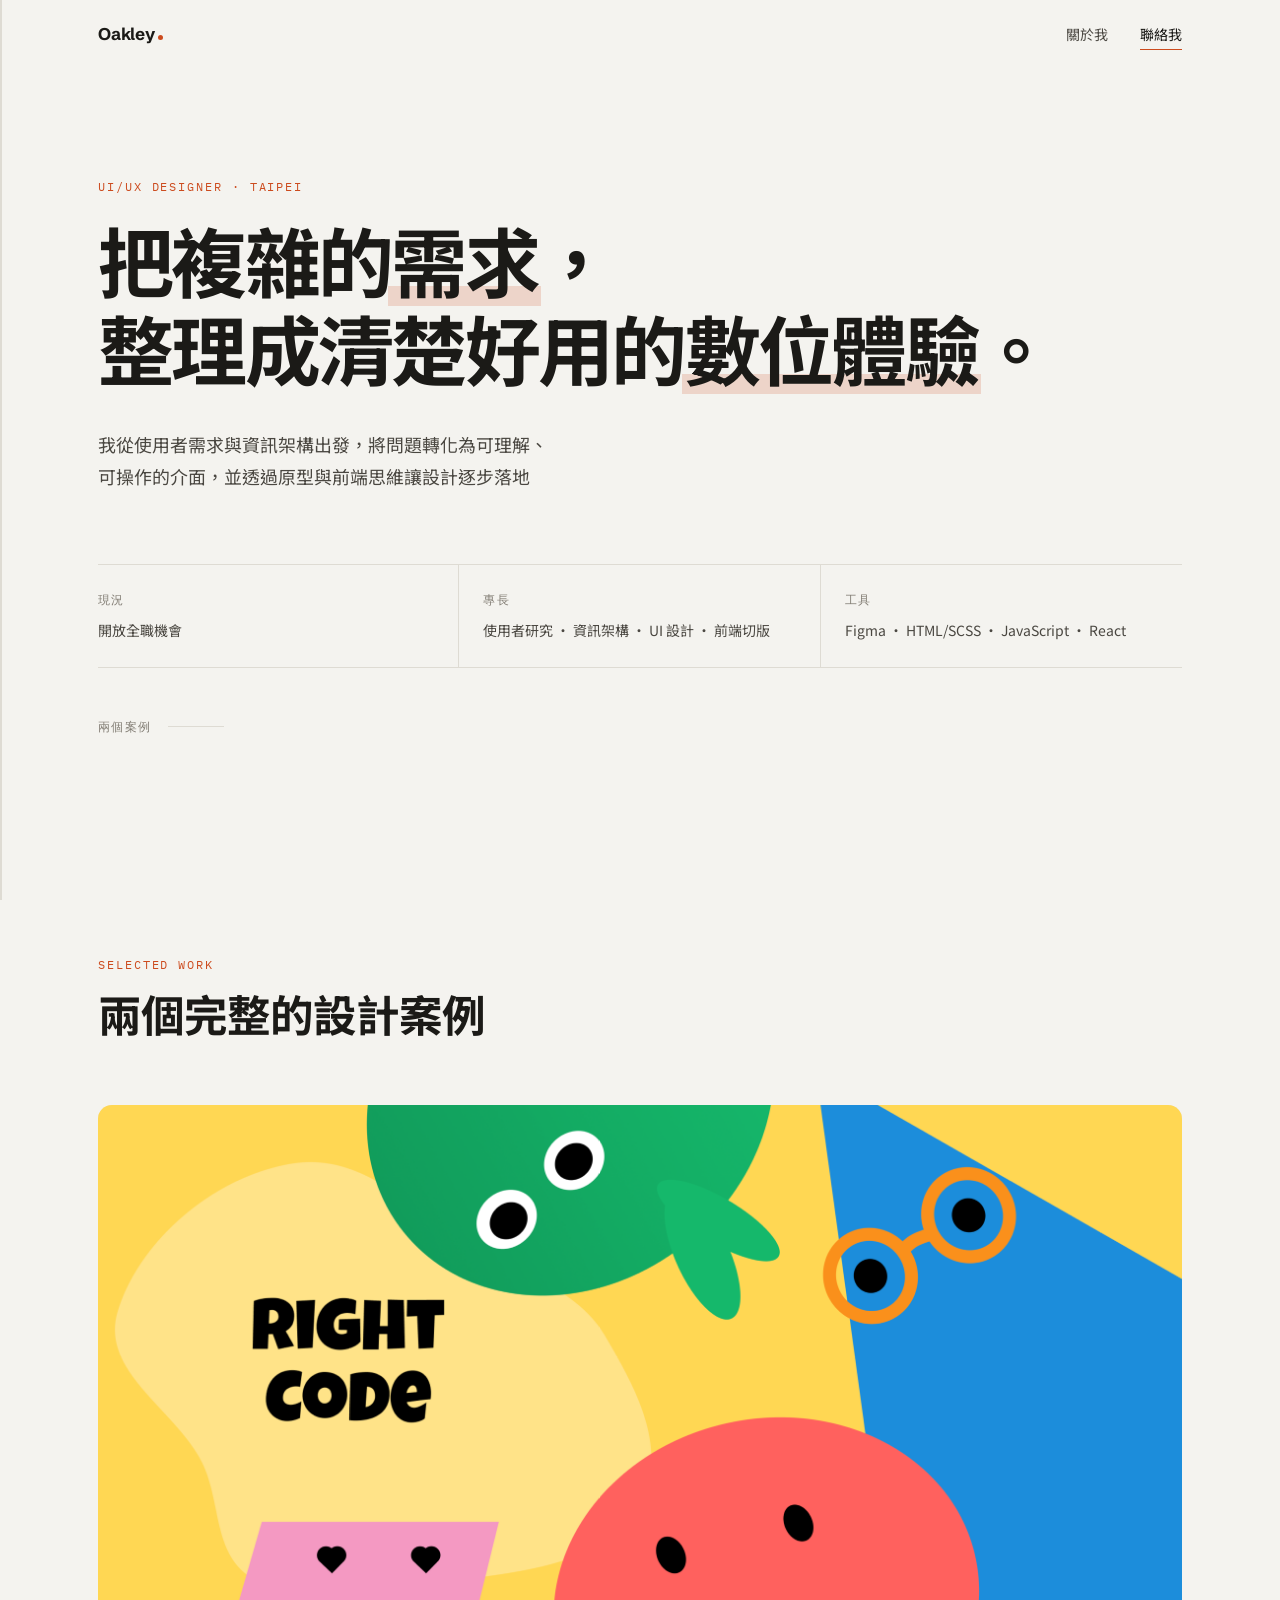
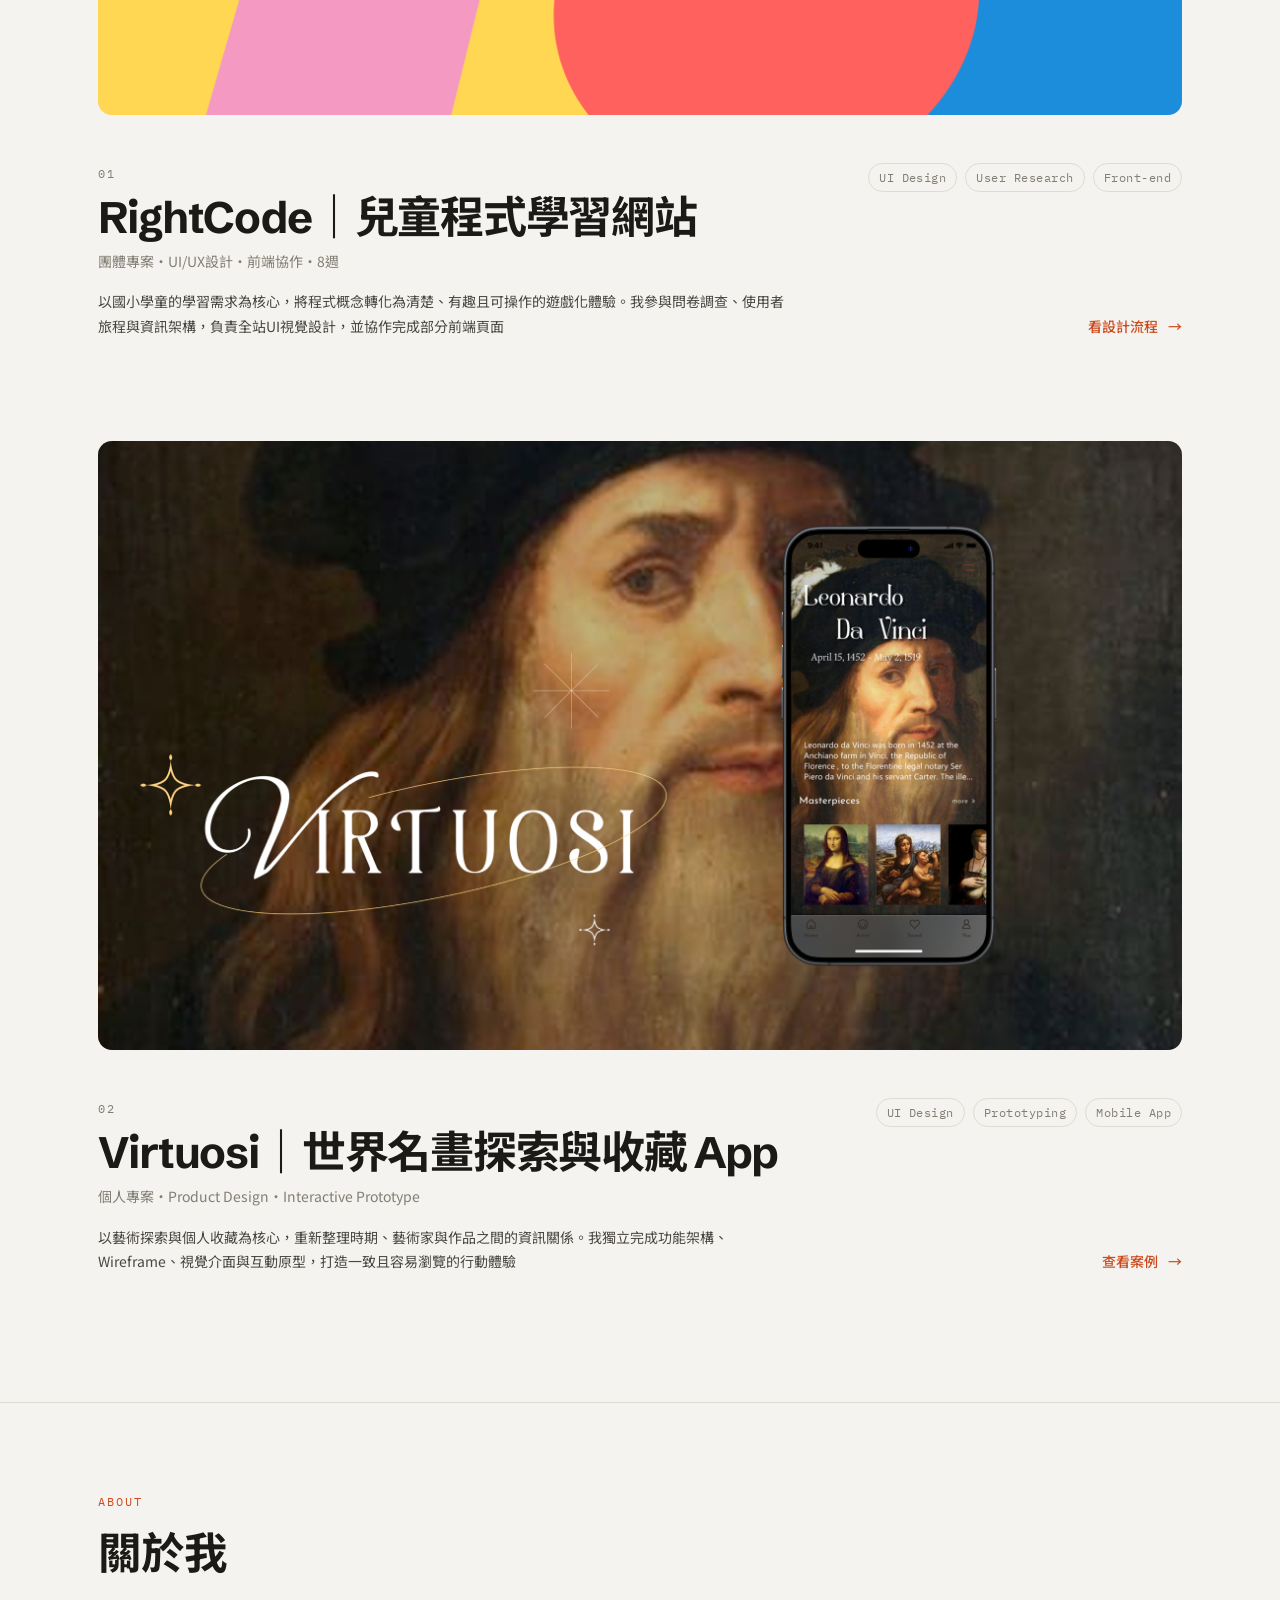
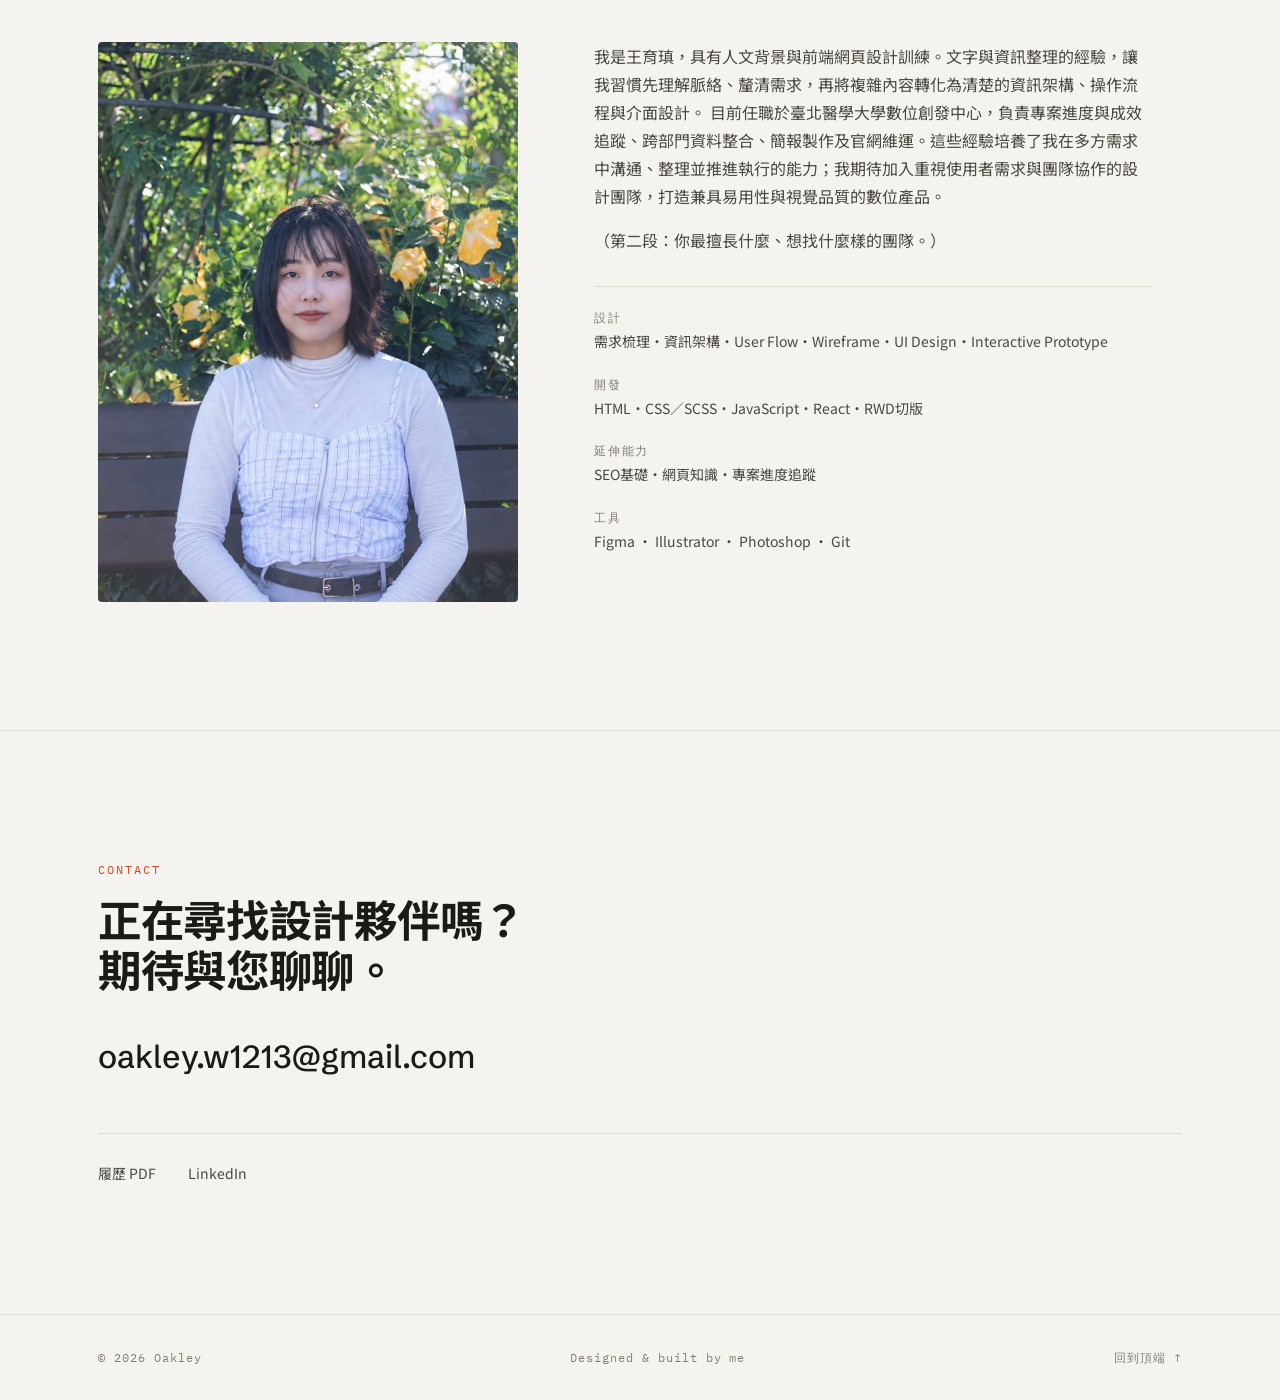
<file: index.html>
<!DOCTYPE html>
<html lang="zh-Hant">
<head>
<meta charset="UTF-8">
<meta name="viewport" content="width=device-width, initial-scale=1">
<title>Oakley — UI/UX Designer Portfolio</title>
<meta name="description" content="UI/UX 設計師作品集。RightCode 兒童程式學習網站、Virtuosi 世界名畫收藏 App。">

<!-- Open Graph（分享到 LINE / FB / 履歷連結時的預覽） -->
<meta property="og:title" content="Oakley — UI/UX Designer Portfolio">
<meta property="og:description" content="兩個從研究到介面的完整設計案例。">
<meta property="og:image" content="assets/og-cover.jpg">
<meta property="og:type" content="website">

<link rel="preconnect" href="https://fonts.googleapis.com">
<link rel="preconnect" href="https://fonts.gstatic.com" crossorigin>
<link href="https://fonts.googleapis.com/css2?family=IBM+Plex+Mono:wght@400;500&family=Noto+Sans+TC:wght@400;500;700&family=Schibsted+Grotesk:wght@400;500;700&display=swap" rel="stylesheet">
<link rel="stylesheet" href="styles.css?v=3">
</head>

<body id="top">

<a class="skip-link" href="#main">跳到主要內容</a>

<!-- 側邊捲動進度軌（手機版會變成頂端的細橫條） -->
<div class="rail" aria-hidden="true"><span class="rail__fill"></span></div>


<!-- ═══ 導覽列：Wordmark（回首頁）+ 關於我 + 聯絡我 ═══ -->
<header class="site-head">
  <div class="site-head__inner container">
    <a class="wordmark" href="index.html" aria-label="Oakley，回到首頁">Oakley<span class="wordmark__dot"></span></a>

    <nav class="nav" id="site-nav" aria-label="主要導覽">
      <ul class="nav__list">
        <li><a class="nav__link" href="#about">關於我</a></li>
        <li><a class="nav__link" href="#contact">聯絡我</a></li>
      </ul>
    </nav>

    <button class="nav-toggle" type="button" aria-expanded="false" aria-controls="site-nav" aria-label="開啟選單">
      <span class="nav-toggle__bar"></span>
      <span class="nav-toggle__bar"></span>
    </button>
  </div>
</header>


<main id="main">

  <!-- ═══ 01 HERO ═══ -->
  <section class="hero" id="hero">
    <div class="container">
      <p class="eyebrow">UI/UX Designer · Taipei</p>

      <h1 class="hero__title">
        把複雜的<span class="hero__em">需求</span>，<br>
        整理成清楚好用的<span class="hero__em">數位體驗</span>。
      </h1>

      <p class="hero__lead">
        <!-- ✏️ 這段用你自己的話改寫，2 句話講完「你怎麼工作」 -->
       我從使用者需求與資訊架構出發，將問題轉化為可理解、可操作的介面，並透過原型與前端思維讓設計逐步落地
      </p>

      <ul class="hero__meta">
        <li><span class="meta__k">現況</span><span class="meta__v">開放全職機會<!-- ✏️ --></span></li>
        <li><span class="meta__k">專長</span><span class="meta__v">使用者研究 · 資訊架構 · UI 設計 · 前端切版</span></li>
        <li><span class="meta__k">工具</span><span class="meta__v">Figma · HTML/SCSS · JavaScript · React</span></li>
      </ul>

      <a class="scroll-cue" href="#work">
        <span>兩個案例</span>
        <span class="scroll-cue__line" aria-hidden="true"></span>
      </a>
    </div>
  </section>


  <!--
    ═══ 02 專案區塊（核心）═══
    兩張大型預覽卡片，整張可點擊，直接導向獨立的專案頁。
  -->
  <section class="section work">
    <div class="container">
      <header class="section__head" id="work">
        <p class="eyebrow">Selected work</p>
        <h2 class="section__title">兩個完整的設計案例</h2>
      </header>

      <ul class="work__list">

        <!-- 卡片 1 → project-rightcode.html -->
        <li class="pcard" data-project="rightcode">
          <a class="pcard__link" href="project-rightcode.html">
            <div class="pcard__media">
              <div class="ph ph--16x9" data-ph="RightCode 首頁主視覺　assets/rightcode/hero.png">
                <img src="assets/rightcode/hero.png" alt="RightCode 首頁主視覺" loading="lazy">
              </div>
            </div>

            <div class="pcard__body">
              <div class="pcard__main">
                <p class="pcard__index">01</p>
                <h3 class="pcard__title">RightCode｜兒童程式學習網站</h3>
                <p class="pcard__sub">團體專案・UI/UX設計・前端協作・8週</p>
                <p class="pcard__desc">以國小學童的學習需求為核心，將程式概念轉化為清楚、有趣且可操作的遊戲化體驗。我參與問卷調查、使用者旅程與資訊架構，負責全站UI視覺設計，並協作完成部分前端頁面</p>
              </div>

              <div class="pcard__aside">
                <ul class="tag-list">
                  <li class="tag">UI Design</li>
                  <li class="tag">User Research</li>
                  <li class="tag">Front-end</li>
                </ul>
                <span class="pcard__cta">看設計流程</span>
              </div>
            </div>
          </a>
        </li>

        <!-- 卡片 2 → project-virtuosi.html -->
        <li class="pcard" data-project="virtuosi">
          <a class="pcard__link" href="project-virtuosi.html">
            <div class="pcard__media">
              <div class="ph ph--16x9" data-ph="Virtuosi 主視覺　assets/virtuosi/hero.png">
                <img src="assets/virtuosi/hero.png" alt="Virtuosi 主視覺" loading="lazy">
              </div>
            </div>

            <div class="pcard__body">
              <div class="pcard__main">
                <p class="pcard__index">02</p>
                <h3 class="pcard__title">Virtuosi｜世界名畫探索與收藏 App</h3>
                <p class="pcard__sub">個人專案・Product Design・Interactive Prototype</p>
                <p class="pcard__desc">以藝術探索與個人收藏為核心，重新整理時期、藝術家與作品之間的資訊關係。我獨立完成功能架構、Wireframe、視覺介面與互動原型，打造一致且容易瀏覽的行動體驗</p>
              </div>

              <div class="pcard__aside">
                <ul class="tag-list">
                  <li class="tag">UI Design</li>
                  <li class="tag">Prototyping</li>
                  <li class="tag">Mobile App</li>
                </ul>
                <span class="pcard__cta">查看案例</span>
              </div>
            </div>
          </a>
        </li>

      </ul>
    </div>
  </section>

 <!-- ═══ 03 關於我 ═══ -->
 <section class="section about">
  <div class="container">
    <header class="section__head" id="about">
      <p class="eyebrow">About</p>
      <h2 class="section__title">關於我</h2>
    </header>

    <div class="about__grid">
      <div class="about__portrait">
        <div class="ph ph--3x4" data-ph="個人照（可省略）　assets/portrait.jpg">
          <img src="assets/home/personal-photo.png" alt="Oakley">
        </div>
      </div>

      <div class="about__text prose">
        <p><!-- ✏️ 第一段：你是誰、你怎麼開始做設計。 -->我是王育瑱，具有人文背景與前端網頁設計訓練。文字與資訊整理的經驗，讓我習慣先理解脈絡、釐清需求，再將複雜內容轉化為清楚的資訊架構、操作流程與介面設計。

目前任職於臺北醫學大學數位創發中心，負責專案進度與成效追蹤、跨部門資料整合、簡報製作及官網維運。這些經驗培養了我在多方需求中溝通、整理並推進執行的能力；我期待加入重視使用者需求與團隊協作的設計團隊，打造兼具易用性與視覺品質的數位產品。</p>
        <p><!-- ✏️ 第二段：你最擅長什麼、想找什麼樣的團隊。 -->（第二段：你最擅長什麼、想找什麼樣的團隊。）</p>

        <ul class="skill-list">
          <li class="skill-list__group">
            <h4>設計</h4>
            <p>需求梳理・資訊架構・User Flow・Wireframe・UI Design・Interactive Prototype</p>
          </li>
          <li class="skill-list__group">
            <h4>開發</h4>
            <p>HTML・CSS／SCSS・JavaScript・React・RWD切版</p>
          </li>
         <li class="skill-list__group">
            <h4>延伸能力</h4>
            <p>SEO基礎・網頁知識・專案進度追蹤</p>
          </li>
          <li class="skill-list__group">
            <h4>工具</h4>
            <p>Figma · Illustrator · Photoshop · Git</p>
          </li>
        </ul>
      </div>
    </div>
  </div>
</section>



  <!-- ═══ 04 聯絡我 ═══ -->
  <section class="section contact" id="contact">
    <div class="container">
      <p class="eyebrow">Contact</p>
      <h2 class="contact__title">正在尋找設計夥伴嗎？<br>期待與您聊聊。</h2>

      <a class="contact__mail" href="mailto:your@email.com">oakley.w1213@gmail.com<!-- ✏️ --></a>

      <ul class="contact__links">
        <li><a href="#" target="_blank" rel="noopener">履歷 PDF<!-- ✏️ --></a></li>
        <li><a href="#" target="_blank" rel="noopener">LinkedIn<!-- ✏️ --></a></li>
      </ul>
    </div>
  </section>

</main>


<footer class="site-foot">
  <div class="container site-foot__inner">
    <p>© 2026 Oakley</p>
    <p>Designed &amp; built by me</p>
    <a class="to-top" href="#top">回到頂端 ↑</a>
  </div>
</footer>

<script src="main.js?v=3" defer></script>
</body>
</html>
</file>
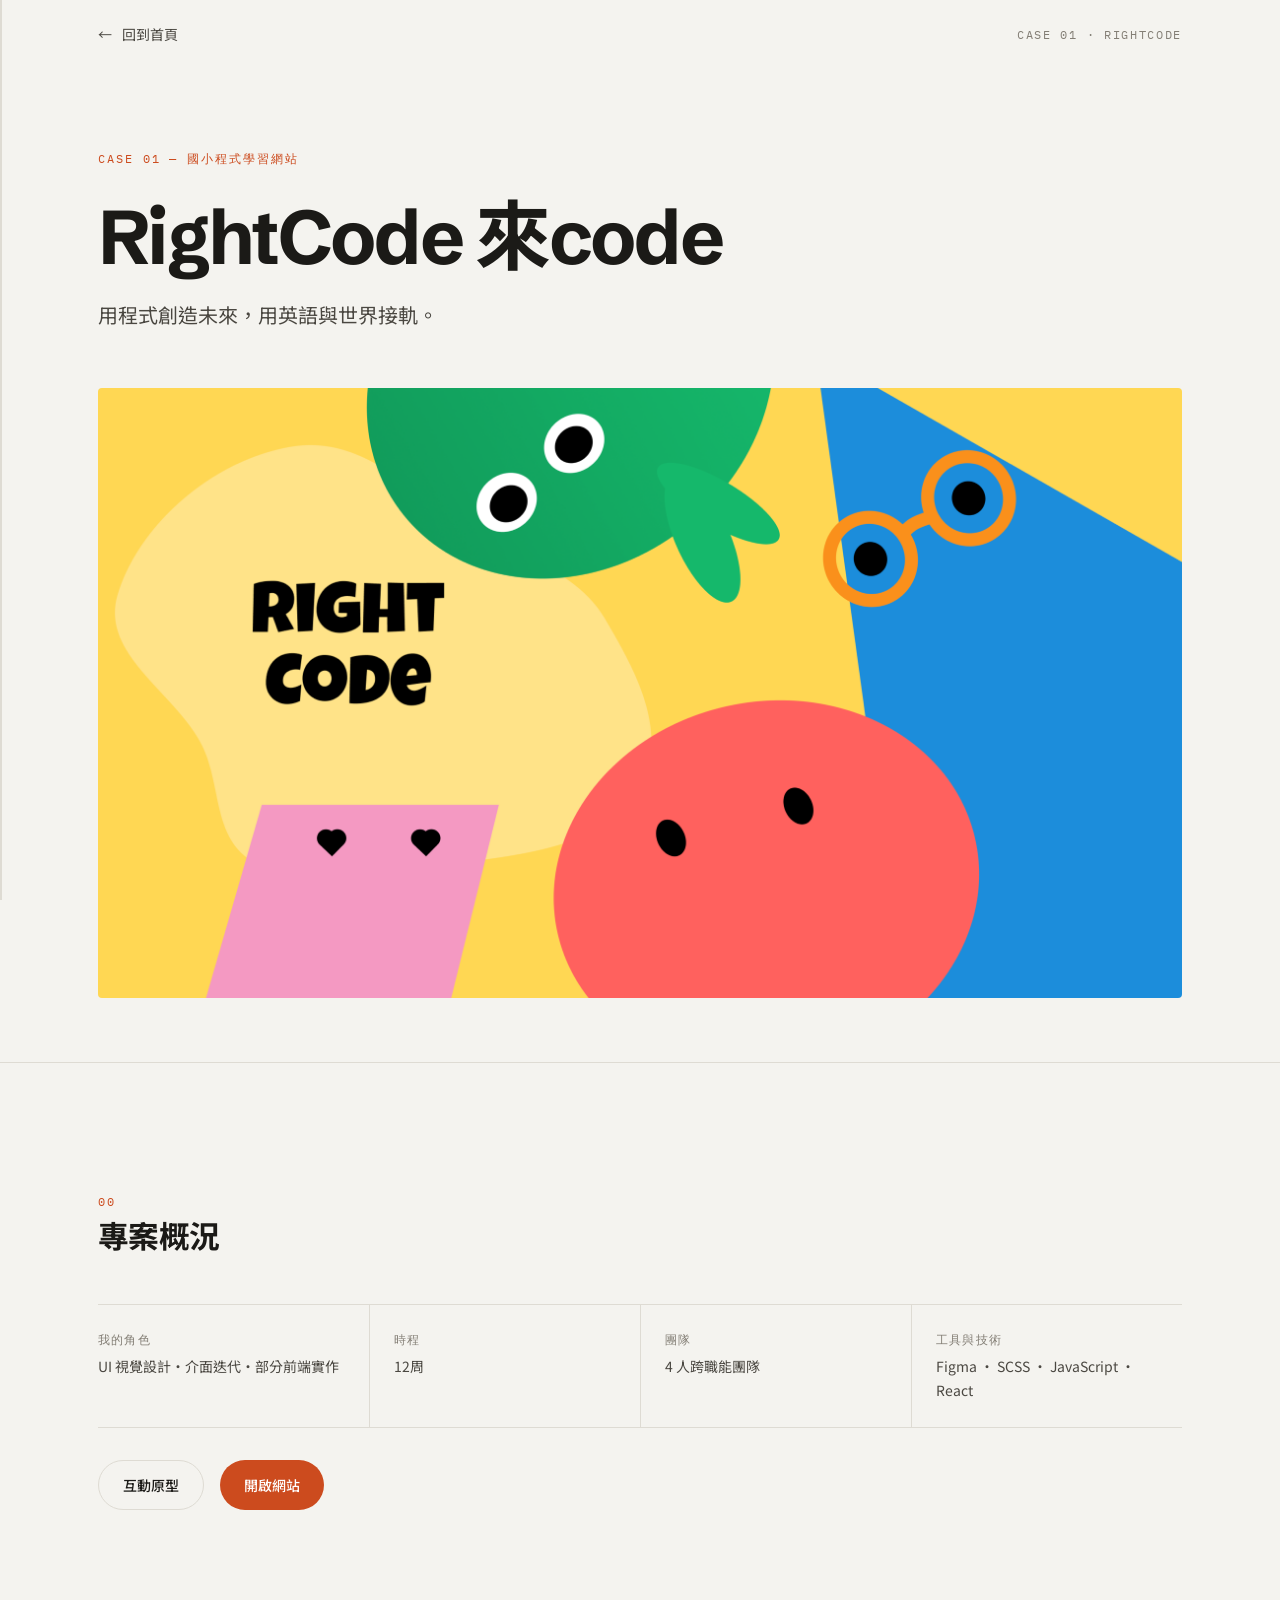
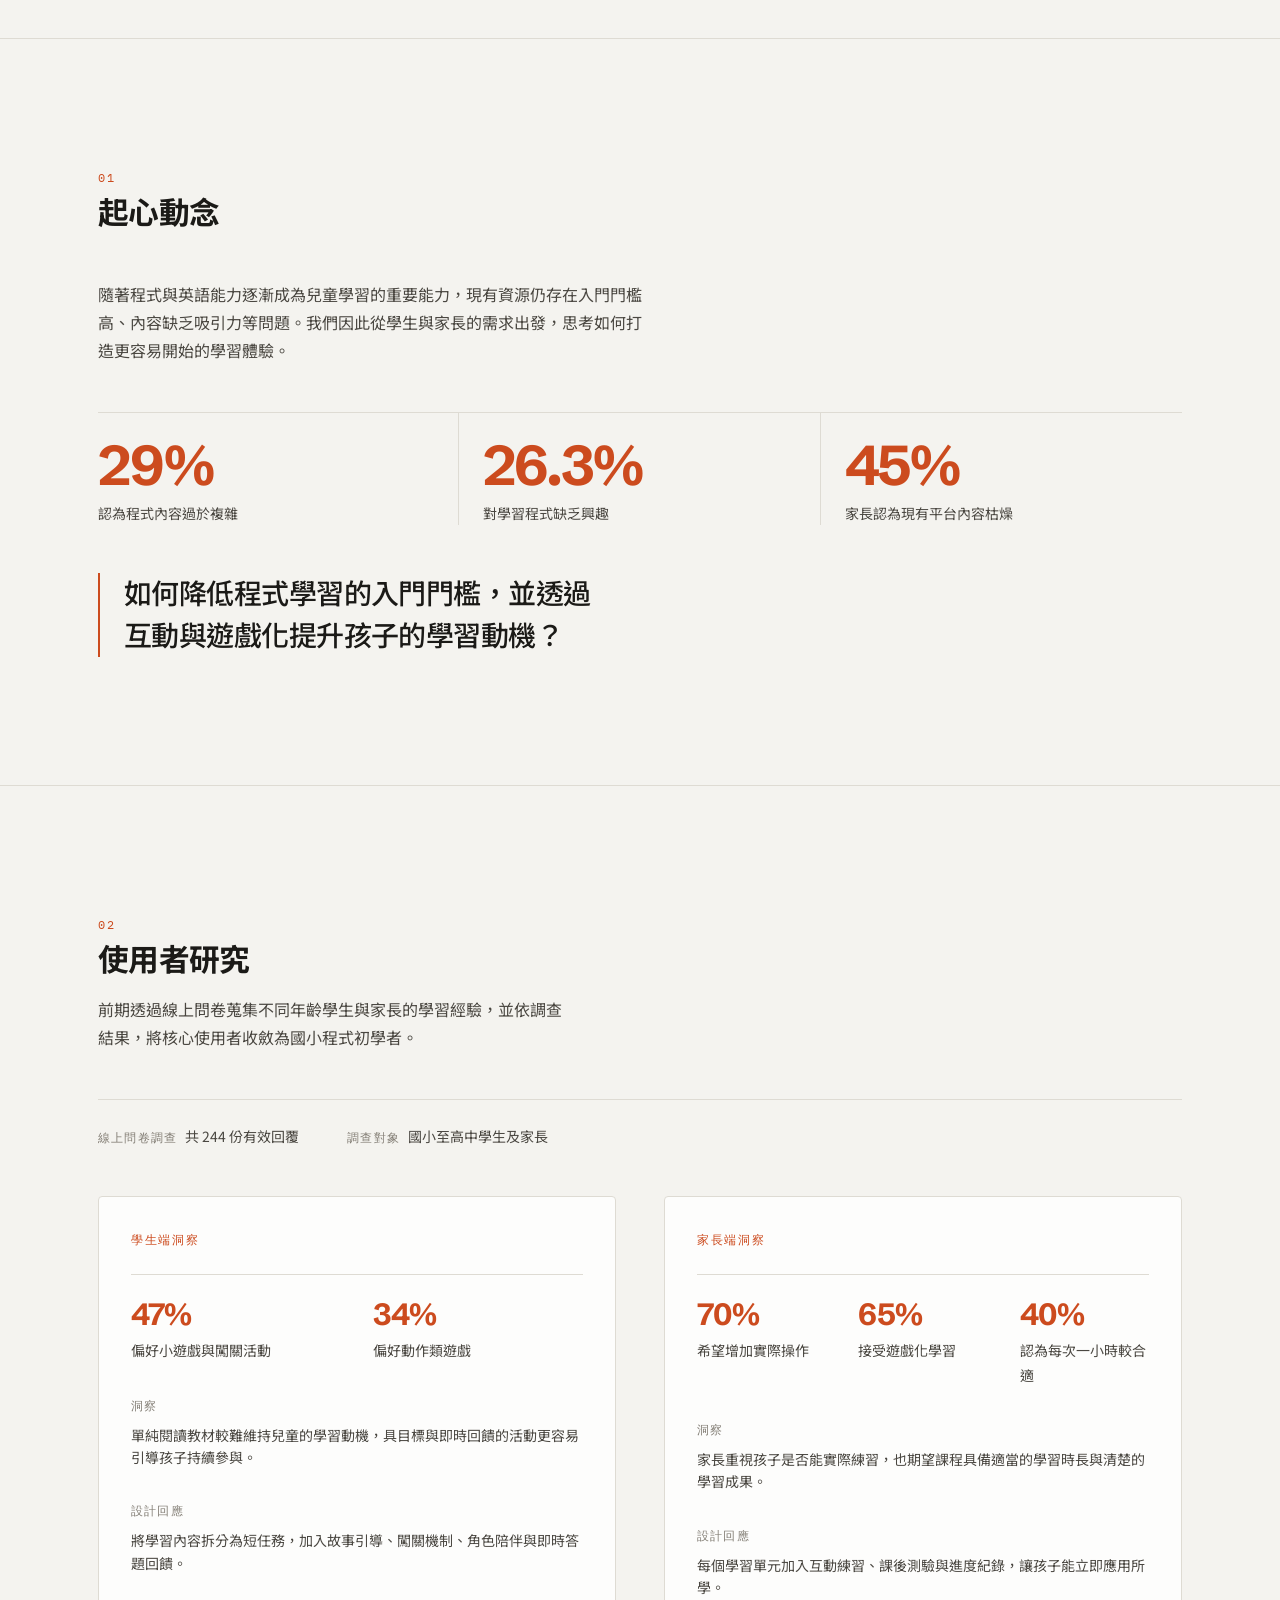
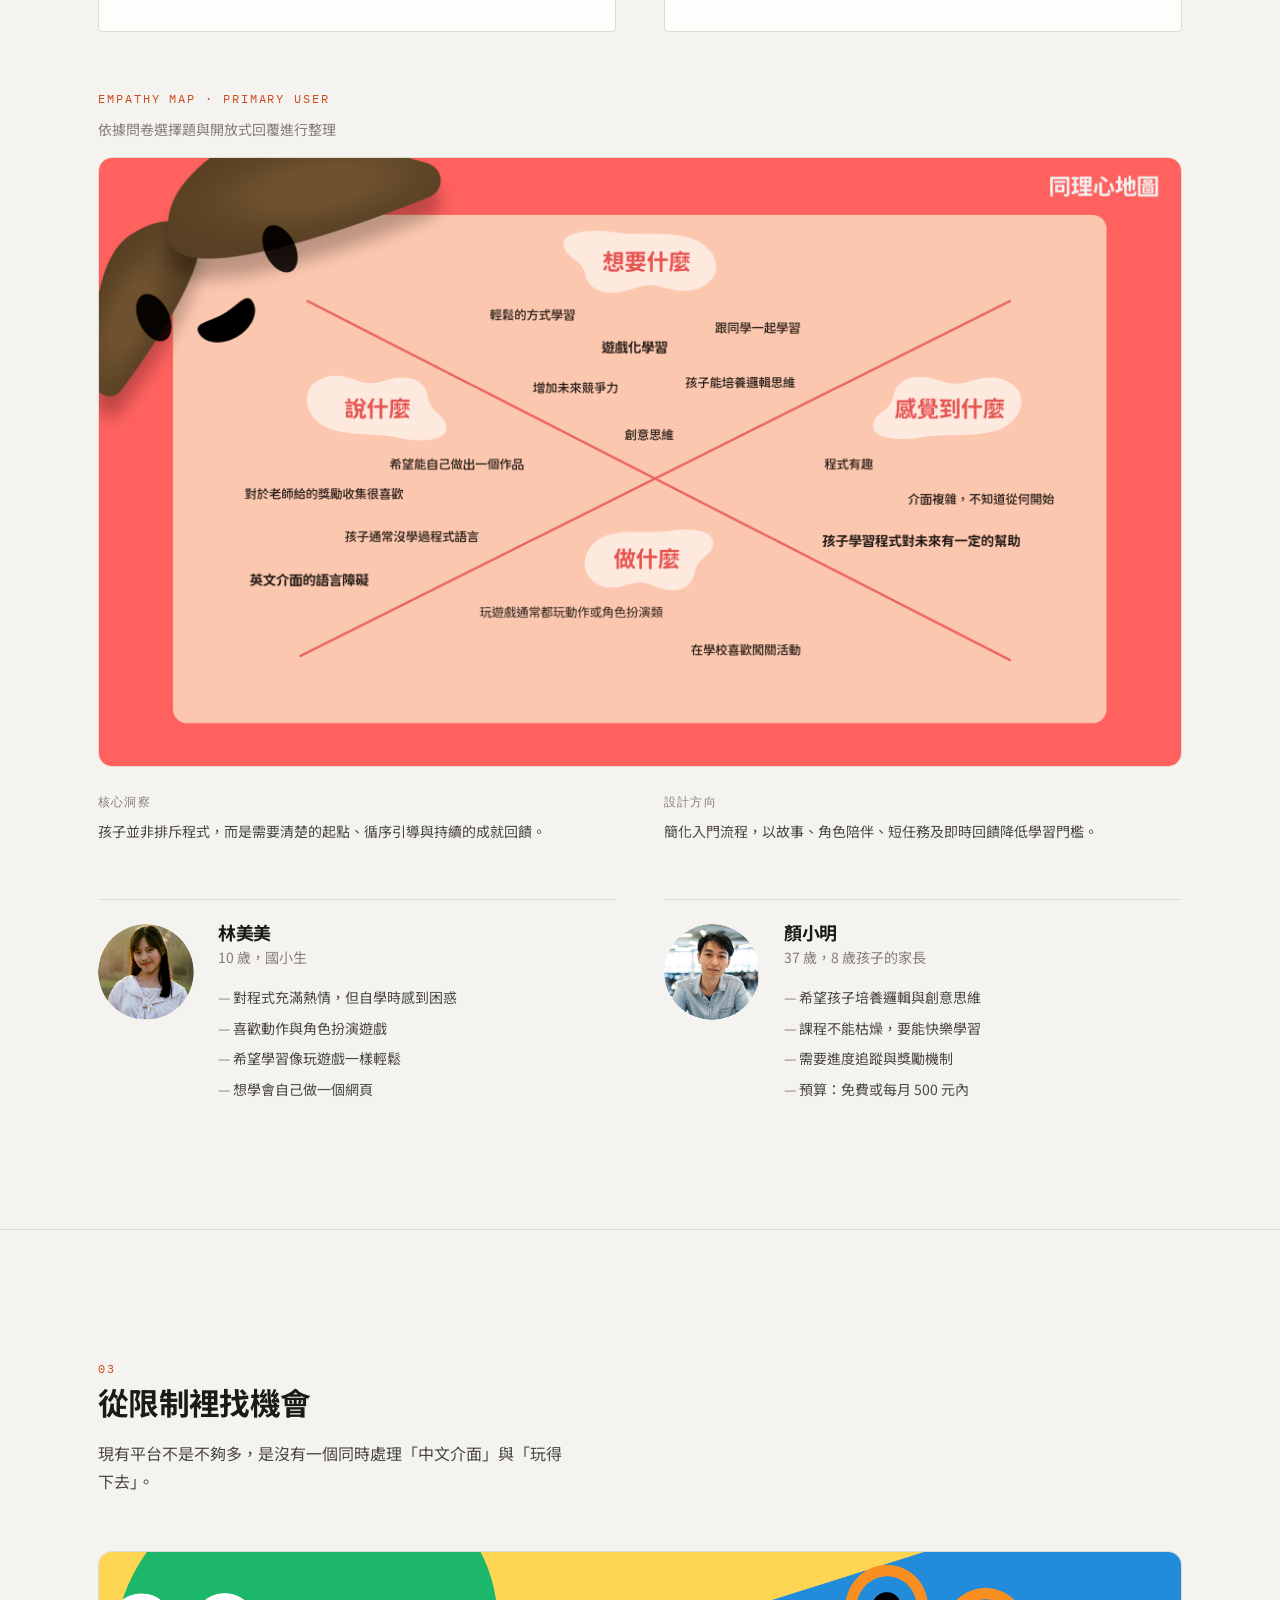
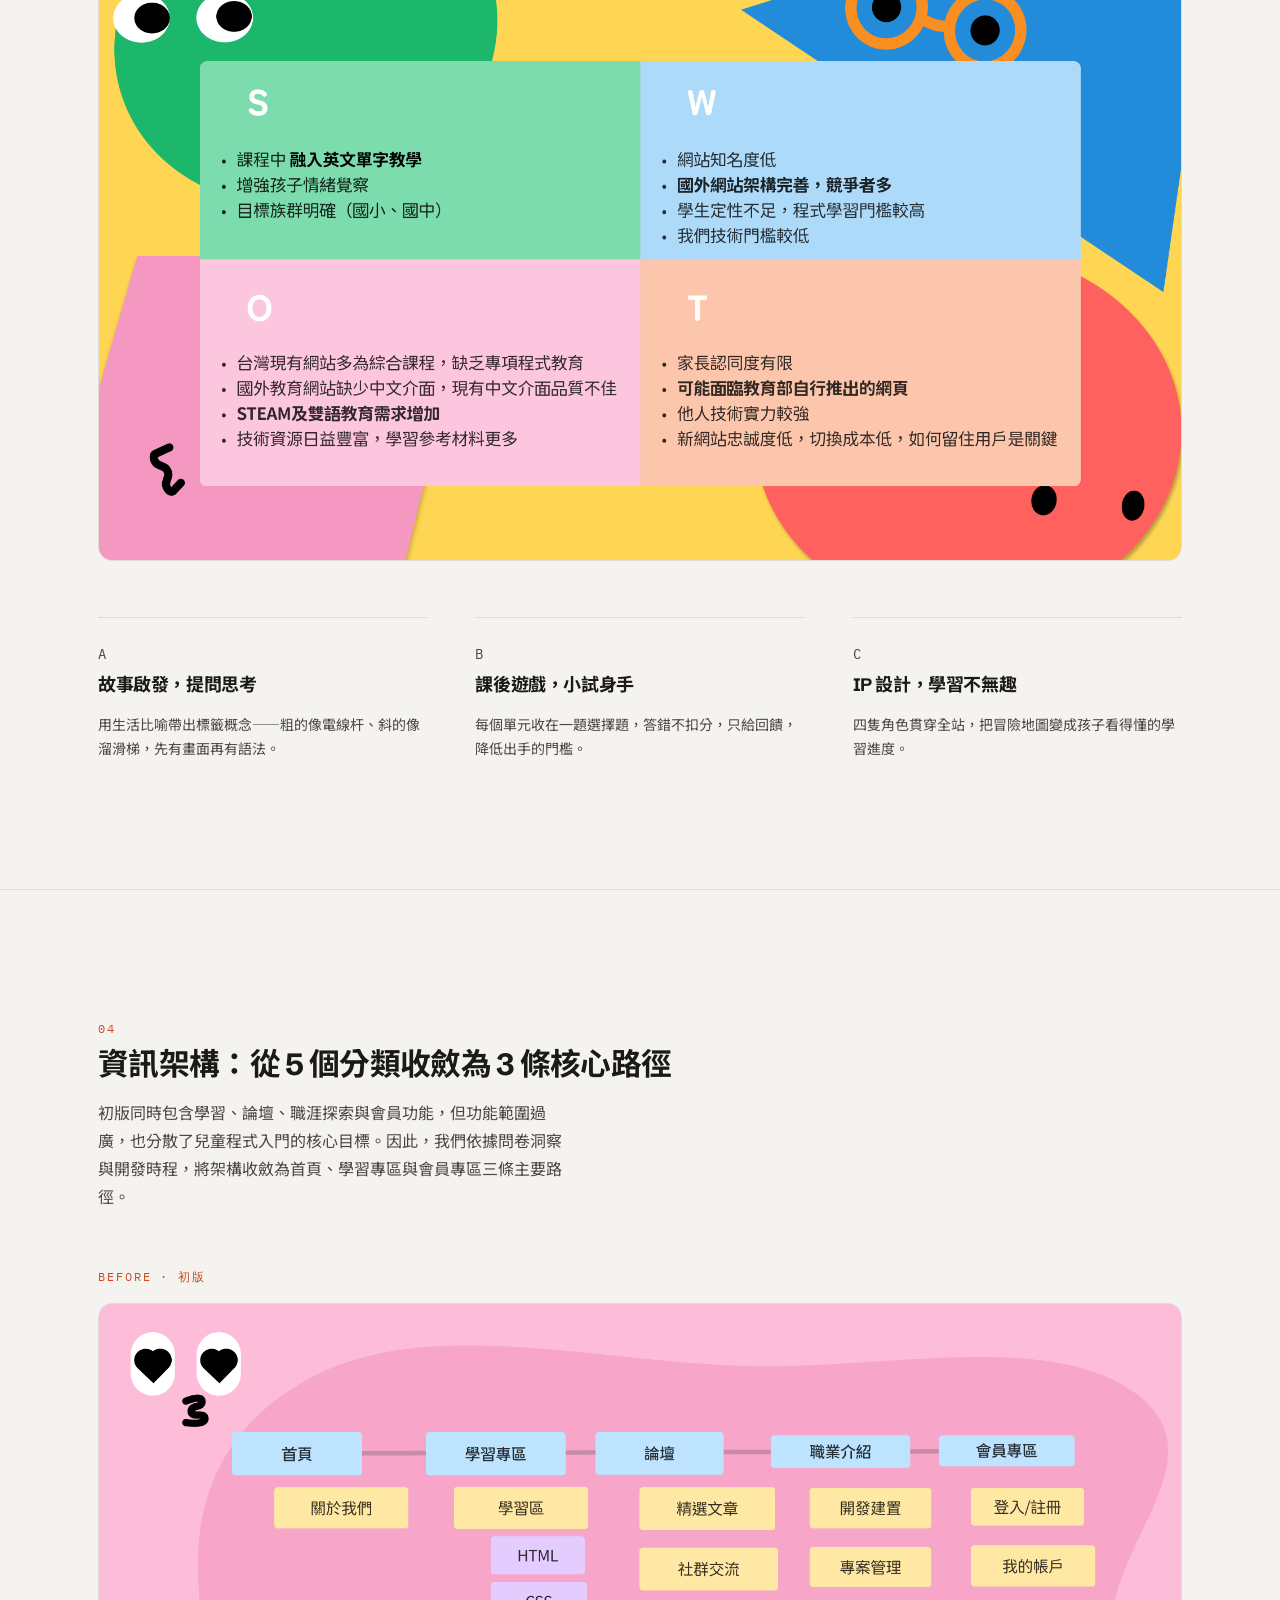
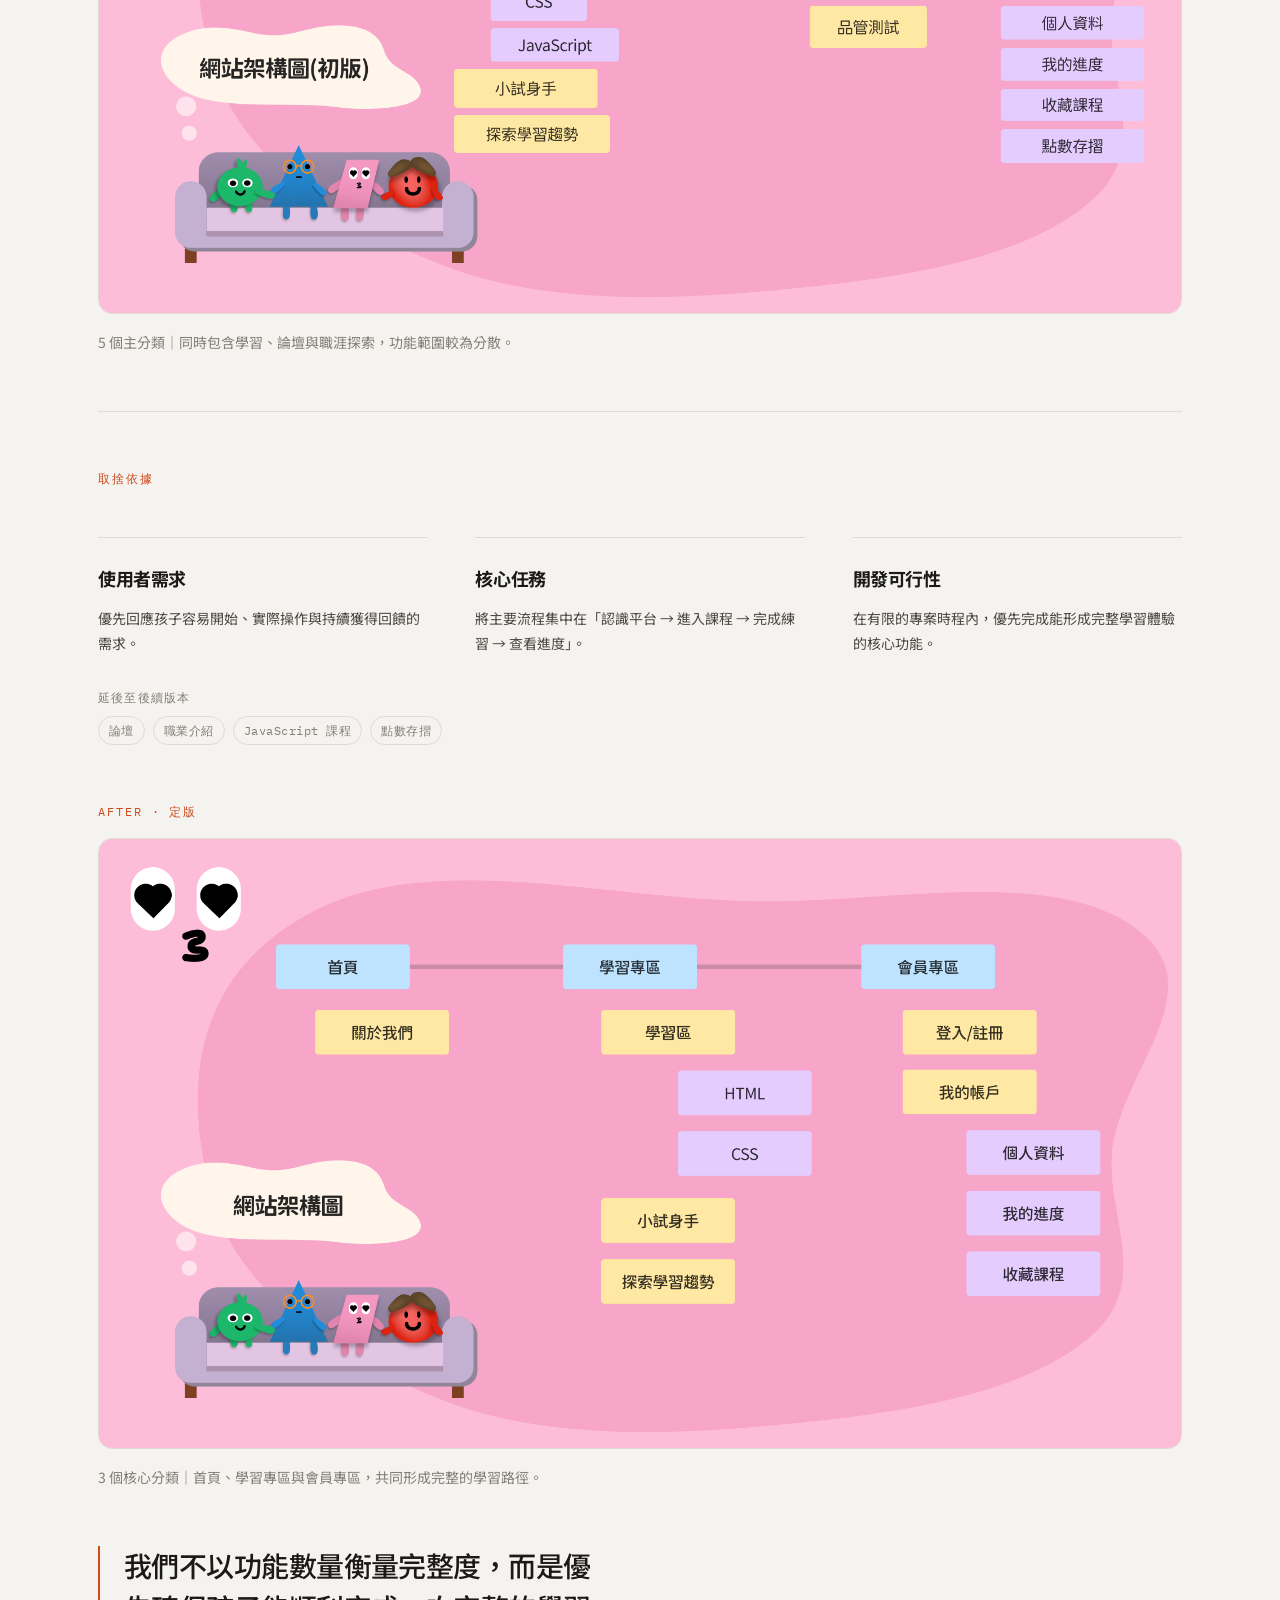
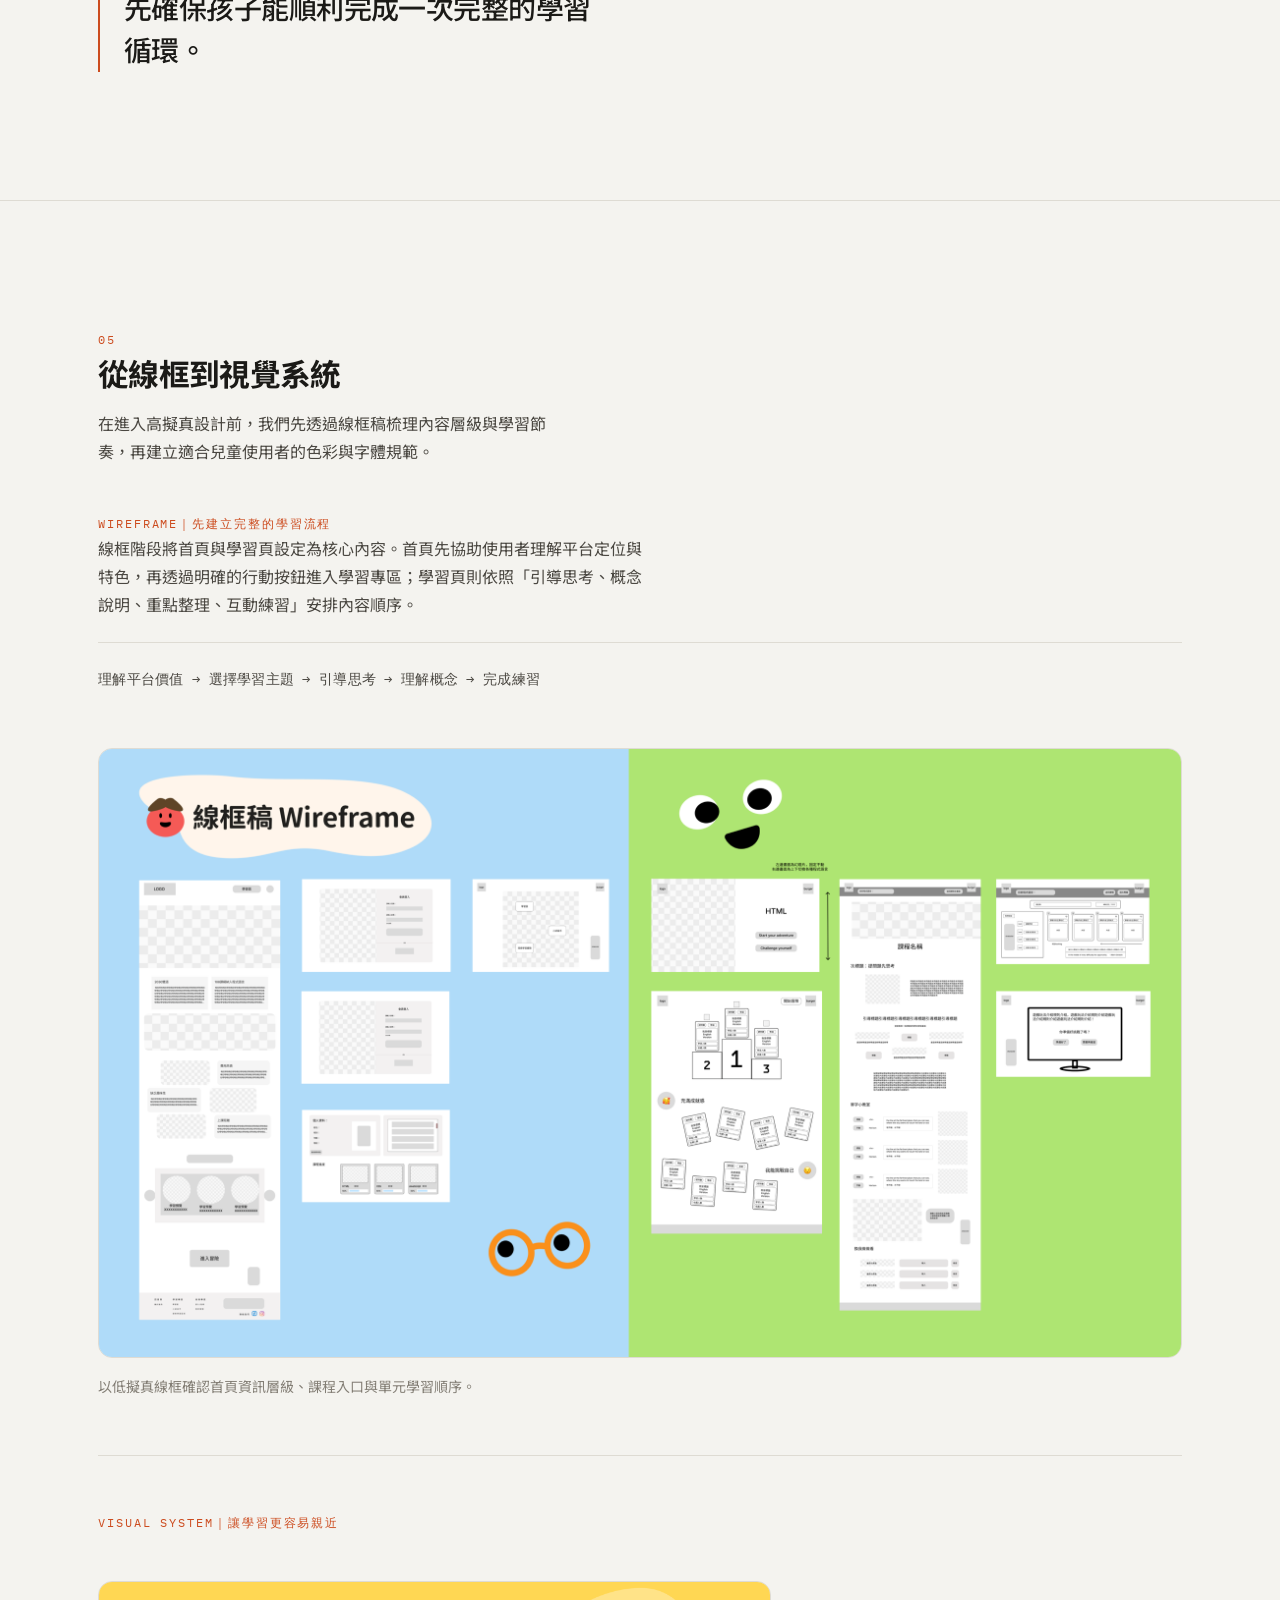
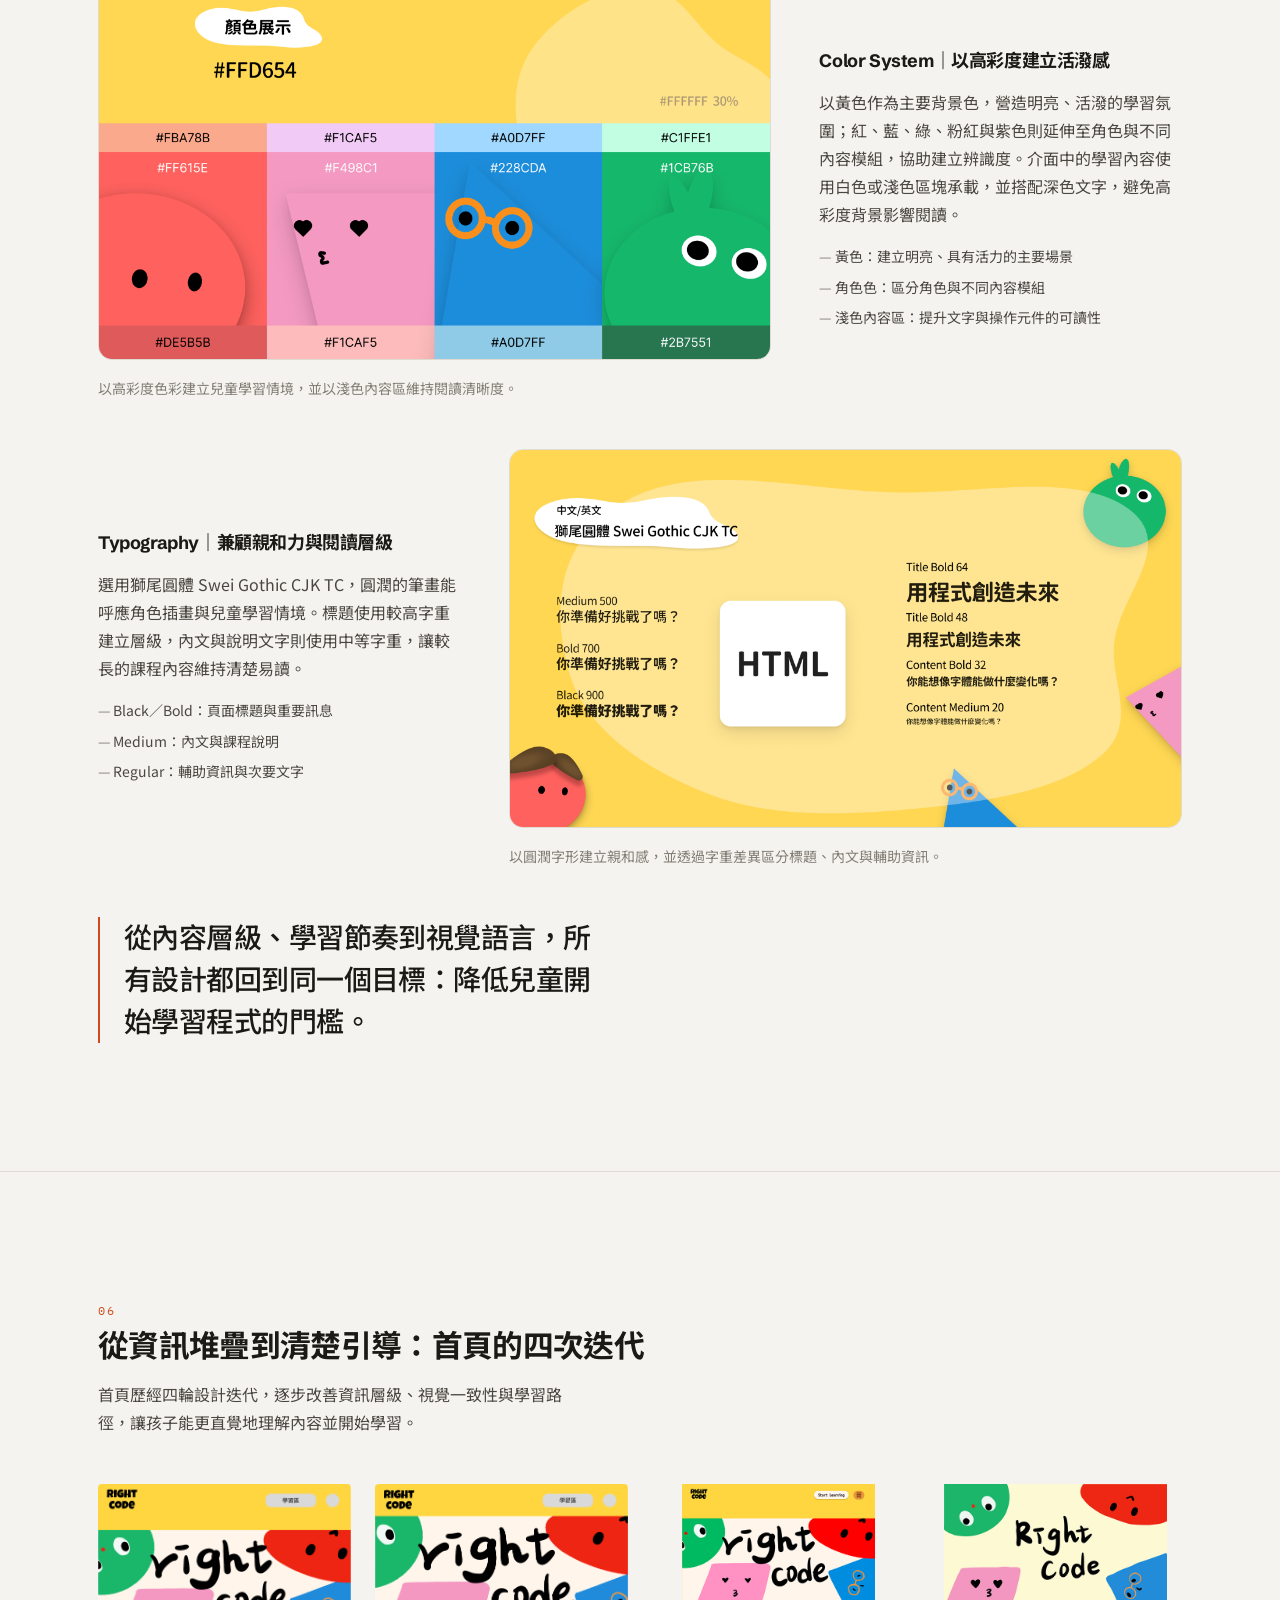
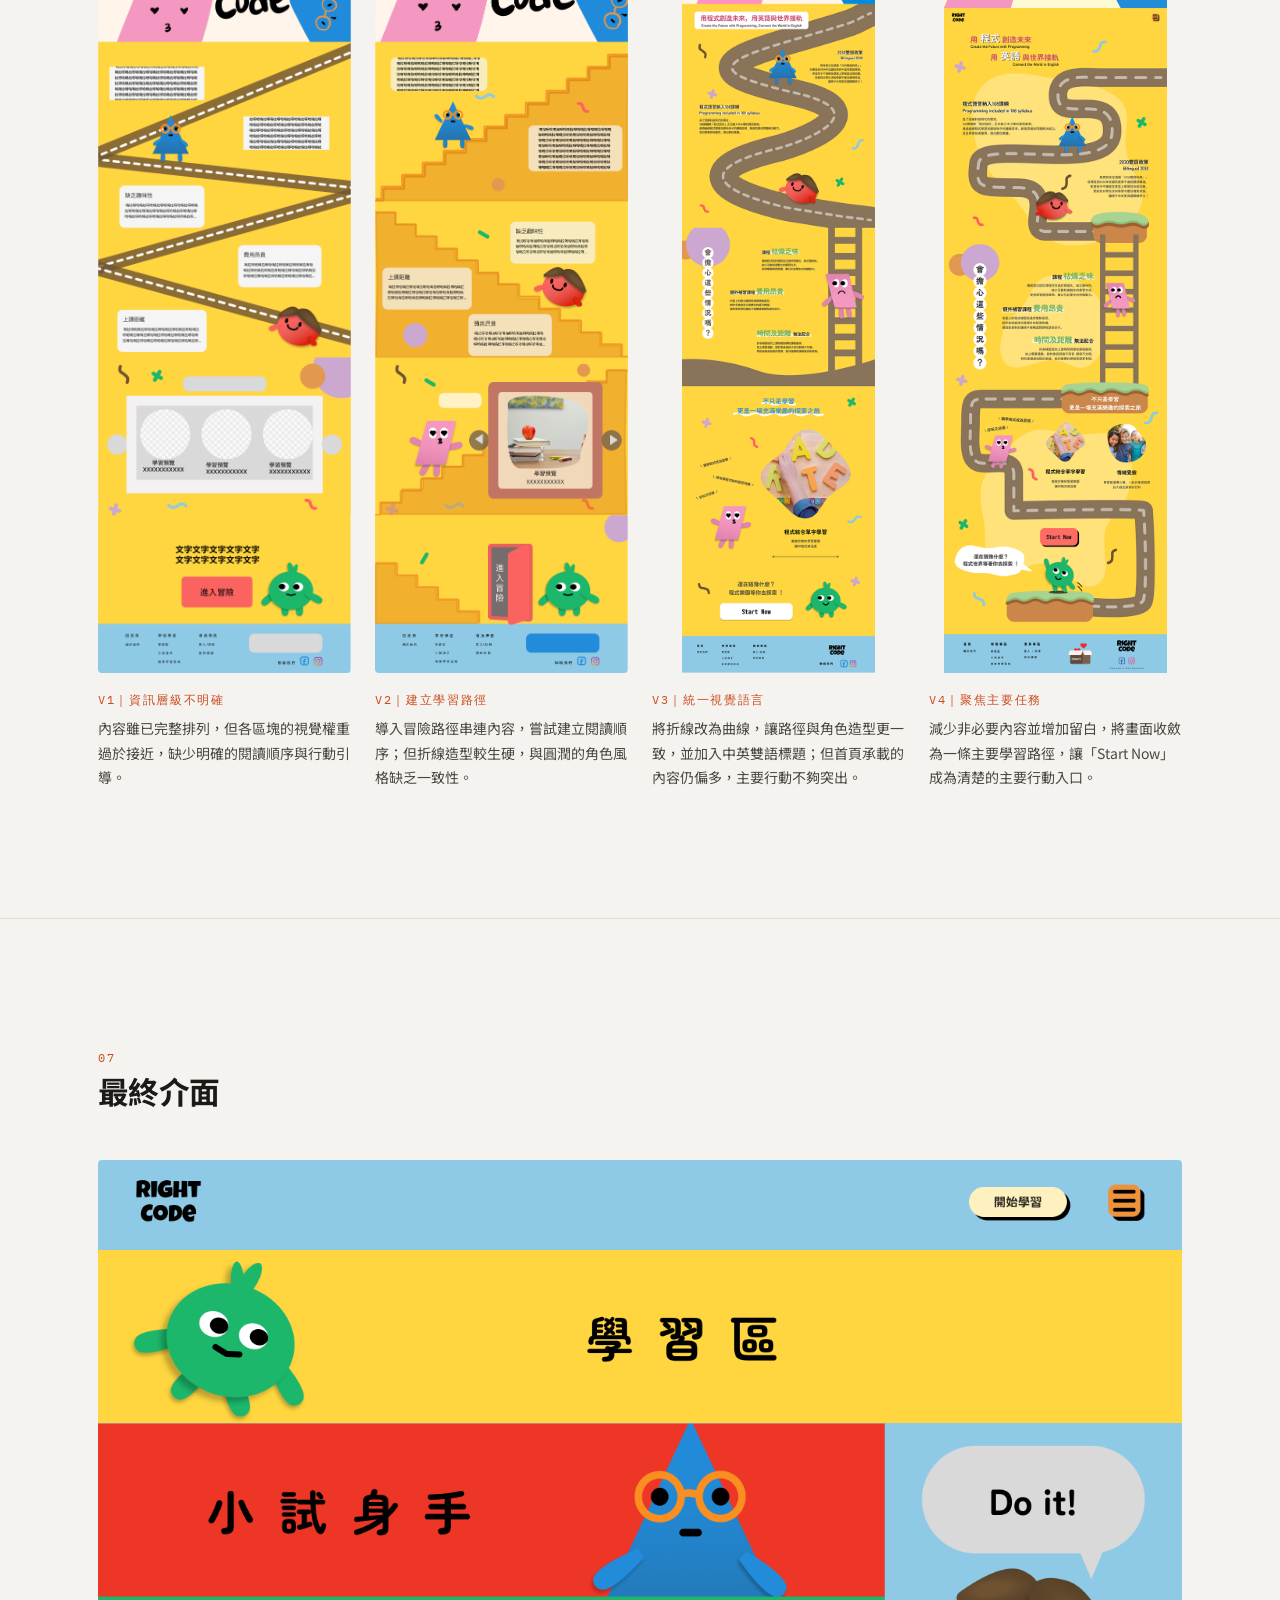
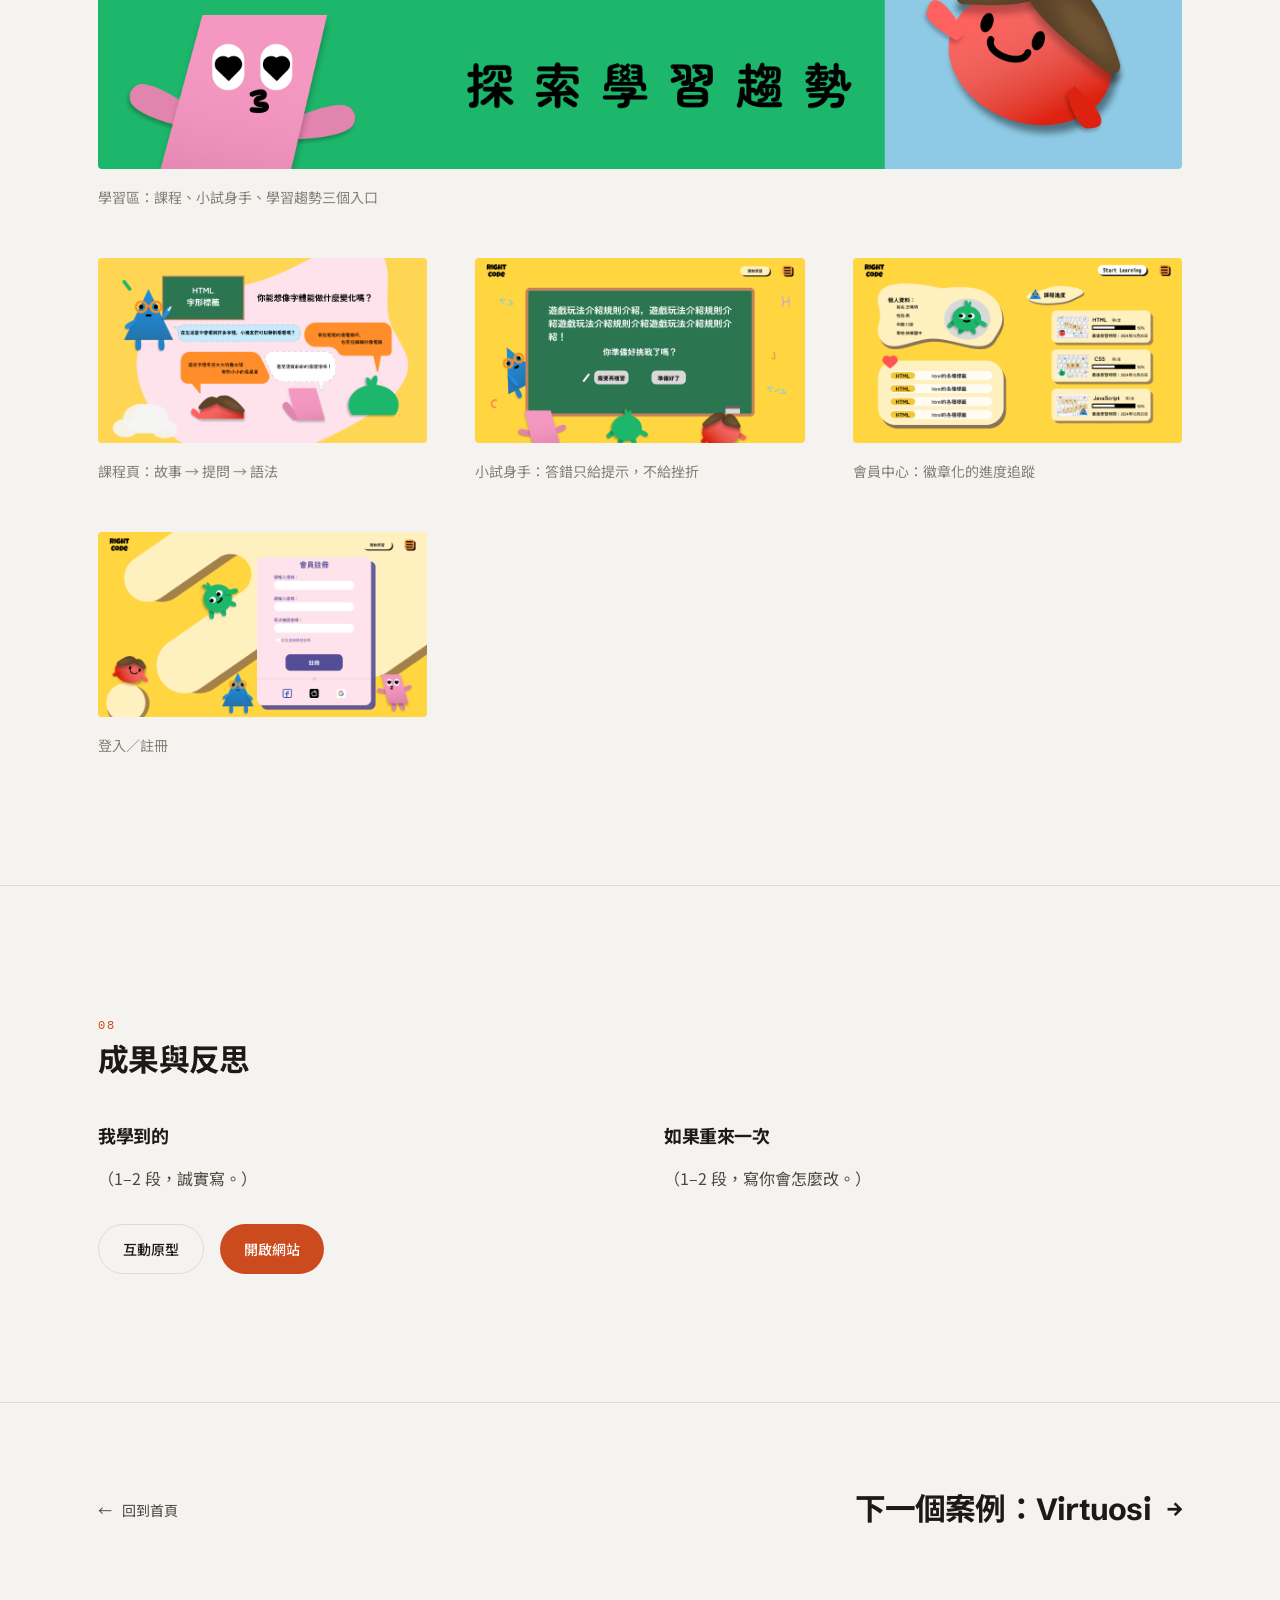
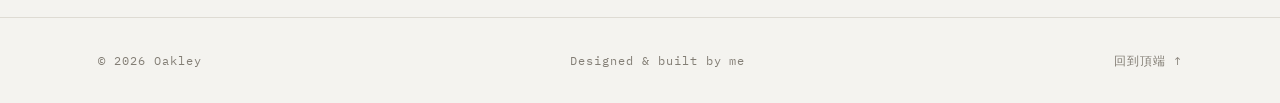
<file: project-rightcode.html>
<!DOCTYPE html>
<html lang="zh-Hant">
<head>
<meta charset="UTF-8">
<meta name="viewport" content="width=device-width, initial-scale=1">
<title>RightCode 來code — Oakley</title>
<meta name="description" content="國小程式學習網站的設計流程與最終 UI：244 份問卷、資訊架構取捨、首頁四次改版。">

<meta property="og:title" content="RightCode 來code — Case Study">
<meta property="og:description" content="從 244 份問卷到上線介面的完整設計流程。">
<meta property="og:image" content="assets/rightcode/hero.png">
<meta property="og:type" content="article">

<link rel="preconnect" href="https://fonts.googleapis.com">
<link rel="preconnect" href="https://fonts.gstatic.com" crossorigin>
<link href="https://fonts.googleapis.com/css2?family=IBM+Plex+Mono:wght@400;500&family=Noto+Sans+TC:wght@400;500;700&family=Schibsted+Grotesk:wght@400;500;700&display=swap" rel="stylesheet">
<link rel="stylesheet" href="styles.css?v=3">
</head>

<!-- data-project 只影響左側進度軌的顏色，識別色仍是柿橘 -->
<body id="top" data-project="rightcode">

<a class="skip-link" href="#main">跳到主要內容</a>

<div class="rail" aria-hidden="true"><span class="rail__fill"></span></div>


<!-- ═══ 導覽列：← 回到首頁 ═══ -->
<header class="site-head">
  <div class="site-head__inner container">
    <a class="back-link" href="index.html">
      <span class="back-link__arrow" aria-hidden="true">←</span>
      <span>回到首頁</span>
    </a>
    <p class="head-tail">Case 01 · RightCode</p>
  </div>
</header>


<main id="main">

  <article class="case">

    <!-- ═══ 專案頁首 ═══ -->
    <header class="page-hero">
      <div class="container">
        <p class="eyebrow">Case 01 — 國小程式學習網站</p>
        <h1 class="page-hero__title">RightCode 來code</h1>
        <p class="page-hero__tagline">用程式創造未來，用英語與世界接軌。</p>

        <div class="ph ph--16x9 page-hero__cover" data-ph="首頁完整視覺　assets/rightcode/hero.png">
            <img src="assets/rightcode/hero.png" alt="RightCode 首頁完整視覺">
          </div>
      </div>
    </header>


    <!-- ─────────── 00 事實欄 ─────────── -->
    <section class="stage" id="s00">
      <div class="container">
        <header class="stage__head">
          <p class="stage__num">00</p>
          <h2 class="stage__title">專案概況</h2>
        </header>

        <dl class="factbar">
          <div class="factbar__item">
            <dt>我的角色</dt>
            <dd><!-- ✏️ 例：使用者研究 · 視覺設計 · 前端切版 -->UI 視覺設計・介面迭代・部分前端實作</dd>
          </div>
          <div class="factbar__item">
            <dt>時程</dt>
            <dd>12周</dd>
          </div>
          <div class="factbar__item">
            <dt>團隊</dt>
            <dd>4 人跨職能團隊</dd>
          </div>
          <div class="factbar__item">
            <dt>工具與技術</dt>
            <dd>Figma · SCSS · JavaScript · React</dd>
          </div>
        </dl>

        <div class="btn-row">
          <a class="btn btn--solid" href="https://www.figma.com/proto/8WWPICzNsTXUxvB6uJl1gG/UI?node-id=1596-2504&viewport=-5785%2C-7744%2C0.22&t=HbnpUm9FJw38sufL-1&scaling=scale-down&content-scaling=fixed&starting-point-node-id=1596%3A2504&page-id=156%3A369" target="_blank" rel="noopener">互動原型</a>
          <a class="btn btn--ghost" href="https://yeeeeefang.github.io/rightcode/" target="_blank" rel="noopener">開啟網站</a>
        </div>
      </div>
    </section>


    <!-- ─────────── 01 起心動念 ─────────── -->
    <section class="stage" id="s01">
      <div class="container">
        <header class="stage__head">
          <p class="stage__num">01</p>
          <h2 class="stage__title">起心動念</h2>
        </header>

        <div class="prose">
          <p>隨著程式與英語能力逐漸成為兒童學習的重要能力，現有資源仍存在入門門檻高、內容缺乏吸引力等問題。我們因此從學生與家長的需求出發，思考如何打造更容易開始的學習體驗。</p>
        </div>

        <ul class="stat-row">
          <li class="stat"><p class="stat__num">29%</p><p class="stat__label">認為程式內容過於複雜</p></li>
          <li class="stat"><p class="stat__num">26.3%</p><p class="stat__label">對學習程式缺乏興趣</p></li>
          <li class="stat"><p class="stat__num">45%</p><p class="stat__label">家長認為現有平台內容枯燥</p></li>
        </ul>

        <blockquote class="pull-quote">
          如何降低程式學習的入門門檻，並透過互動與遊戲化提升孩子的學習動機？
        </blockquote>
      </div>
    </section>


    <!-- ─────────── 02 使用者研究 ─────────── -->
    <section class="stage" id="s02">
      <div class="container">
        <header class="stage__head">
          <p class="stage__num">02</p>
          <h2 class="stage__title">使用者研究</h2>
          <p class="stage__lead">前期透過線上問卷蒐集不同年齡學生與家長的學習經驗，並依調查結果，將核心使用者收斂為國小程式初學者。</p>
        </header>

        <ul class="survey-meta">
          <li><span class="survey-meta__k">線上問卷調查</span><span class="survey-meta__v">共 244 份有效回覆</span></li>
          <li><span class="survey-meta__k">調查對象</span><span class="survey-meta__v">國小至高中學生及家長</span></li>
        </ul>

        <div class="insight-grid">
          <article class="insight-card">
            <p class="insight-card__label">學生端洞察</p>

            <ul class="insight-card__stats">
              <li>
                <p class="insight-card__num">47%</p>
                <p class="insight-card__stat-label">偏好小遊戲與闖關活動</p>
              </li>
              <li>
                <p class="insight-card__num">34%</p>
                <p class="insight-card__stat-label">偏好動作類遊戲</p>
              </li>
            </ul>

            <div class="insight-card__row">
              <p class="insight-card__row-label">洞察</p>
              <p class="insight-card__row-text">單純閱讀教材較難維持兒童的學習動機，具目標與即時回饋的活動更容易引導孩子持續參與。</p>
            </div>

            <div class="insight-card__row">
              <p class="insight-card__row-label">設計回應</p>
              <p class="insight-card__row-text">將學習內容拆分為短任務，加入故事引導、闖關機制、角色陪伴與即時答題回饋。</p>
            </div>
          </article>

          <article class="insight-card">
            <p class="insight-card__label">家長端洞察</p>

            <ul class="insight-card__stats">
              <li>
                <p class="insight-card__num">70%</p>
                <p class="insight-card__stat-label">希望增加實際操作</p>
              </li>
              <li>
                <p class="insight-card__num">65%</p>
                <p class="insight-card__stat-label">接受遊戲化學習</p>
              </li>
              <li>
                <p class="insight-card__num">40%</p>
                <p class="insight-card__stat-label">認為每次一小時較合適</p>
              </li>
            </ul>

            <div class="insight-card__row">
              <p class="insight-card__row-label">洞察</p>
              <p class="insight-card__row-text">家長重視孩子是否能實際練習，也期望課程具備適當的學習時長與清楚的學習成果。</p>
            </div>

            <div class="insight-card__row">
              <p class="insight-card__row-label">設計回應</p>
              <p class="insight-card__row-text">每個學習單元加入互動練習、課後測驗與進度紀錄，讓孩子能立即應用所學。</p>
            </div>
          </article>
        </div>

        <figure class="figure figure--wide">
          <div class="figure__head">
            <p class="eyebrow">Empathy Map · Primary User</p>
            <p class="figure__head-note">依據問卷選擇題與開放式回覆進行整理</p>
          </div>

          <a class="diagram-figure__frame" href="assets/rightcode/empathy-map.png" target="_blank" rel="noopener" aria-label="以原始尺寸開啟同理心地圖">
            <img src="assets/rightcode/empathy-map.png" alt="同理心地圖：整理學生與家長在問卷開放題中的說法、想法、痛點與期待" loading="lazy">
          </a>

          <div class="figure__insight">
            <div>
              <p class="insight-card__row-label">核心洞察</p>
              <p class="insight-card__row-text">孩子並非排斥程式，而是需要清楚的起點、循序引導與持續的成就回饋。</p>
            </div>
            <div>
              <p class="insight-card__row-label">設計方向</p>
              <p class="insight-card__row-text">簡化入門流程，以故事、角色陪伴、短任務及即時回饋降低學習門檻。</p>
            </div>
          </div>
        </figure>

        <div class="grid grid--2">
          <div class="persona">
            <div class="ph ph--1x1 persona__avatar" data-ph="林美美">
            <img src="assets/rightcode/persona-1.png" alt="人物誌：林美美" loading="lazy">
          </div>
            <div class="persona__body">
              <h3 class="persona__name">林美美</h3>
              <p class="persona__role">10 歲，國小生</p>
              <ul class="persona__points">
                <li>對程式充滿熱情，但自學時感到困惑</li>
                <li>喜歡動作與角色扮演遊戲</li>
                <li>希望學習像玩遊戲一樣輕鬆</li>
                <li>想學會自己做一個網頁</li>
              </ul>
            </div>
          </div>
          <div class="persona">
            <div class="ph ph--1x1 persona__avatar" data-ph="顏小明">
            <img src="assets/rightcode/persona-2.png" alt="人物誌：顏小明" loading="lazy">
          </div>
            <div class="persona__body">
              <h3 class="persona__name">顏小明</h3>
              <p class="persona__role">37 歲，8 歲孩子的家長</p>
              <ul class="persona__points">
                <li>希望孩子培養邏輯與創意思維</li>
                <li>課程不能枯燥，要能快樂學習</li>
                <li>需要進度追蹤與獎勵機制</li>
                <li>預算：免費或每月 500 元內</li>
              </ul>
            </div>
          </div>
        </div>
      </div>
    </section>


    <!-- ─────────── 03 從限制找機會 ─────────── -->
    <section class="stage" id="s03">
      <div class="container">
        <header class="stage__head">
          <p class="stage__num">03</p>
          <h2 class="stage__title">從限制裡找機會</h2>
          <p class="stage__lead">現有平台不是不夠多，是沒有一個同時處理「中文介面」與「玩得下去」。</p>
        </header>

        <figure class="figure figure--wide">
          <a class="diagram-figure__frame" href="assets/rightcode/swot.png" target="_blank" rel="noopener" aria-label="以原始尺寸開啟 SWOT 分析">
            <img src="assets/rightcode/swot.png" alt="SWOT 分析：優勢、劣勢、機會與威脅四象限" loading="lazy">
          </a>
        </figure>

        <ol class="pillars">
          <li class="pillar">
            <p class="pillar__num">A</p>
            <h3 class="pillar__title">故事啟發，提問思考</h3>
            <p>用生活比喻帶出標籤概念——粗的像電線杆、斜的像溜滑梯，先有畫面再有語法。</p>
          </li>
          <li class="pillar">
            <p class="pillar__num">B</p>
            <h3 class="pillar__title">課後遊戲，小試身手</h3>
            <p>每個單元收在一題選擇題，答錯不扣分，只給回饋，降低出手的門檻。</p>
          </li>
          <li class="pillar">
            <p class="pillar__num">C</p>
            <h3 class="pillar__title">IP 設計，學習不無趣</h3>
            <p>四隻角色貫穿全站，把冒險地圖變成孩子看得懂的學習進度。</p>
          </li>
        </ol>
      </div>
    </section>


    <!-- ─────────── 04 資訊架構取捨 ─────────── -->
    <section class="stage" id="s04">
      <div class="container">
        <header class="stage__head">
          <p class="stage__num">04</p>
          <h2 class="stage__title">資訊架構：從 5 個分類收斂為 3 條核心路徑</h2>
          <p class="stage__lead">初版同時包含學習、論壇、職涯探索與會員功能，但功能範圍過廣，也分散了兒童程式入門的核心目標。因此，我們依據問卷洞察與開發時程，將架構收斂為首頁、學習專區與會員專區三條主要路徑。</p>
        </header>

        <figure class="diagram-figure">
          <p class="eyebrow">BEFORE · 初版</p>
          <a class="diagram-figure__frame" href="assets/rightcode/sitemap-v1.png" target="_blank" rel="noopener" aria-label="以原始尺寸開啟初版架構圖">
            <img src="assets/rightcode/sitemap-v1.png" alt="網站架構圖初版：5 個主分類，包含學習、論壇、職涯探索與會員中心" loading="lazy">
          </a>
          <p class="diagram-figure__note">5 個主分類｜同時包含學習、論壇與職涯探索，功能範圍較為分散。</p>
        </figure>

        <div class="tradeoff">
          <p class="eyebrow">取捨依據</p>

          <ol class="pillars">
            <li class="pillar">
              <h3 class="pillar__title">使用者需求</h3>
              <p>優先回應孩子容易開始、實際操作與持續獲得回饋的需求。</p>
            </li>
            <li class="pillar">
              <h3 class="pillar__title">核心任務</h3>
              <p>將主要流程集中在「認識平台 → 進入課程 → 完成練習 → 查看進度」。</p>
            </li>
            <li class="pillar">
              <h3 class="pillar__title">開發可行性</h3>
              <p>在有限的專案時程內，優先完成能形成完整學習體驗的核心功能。</p>
            </li>
          </ol>

          <div class="deferred">
            <p class="deferred__label">延後至後續版本</p>
            <ul class="tag-list">
              <li class="tag">論壇</li>
              <li class="tag">職業介紹</li>
              <li class="tag">JavaScript 課程</li>
              <li class="tag">點數存摺</li>
            </ul>
          </div>
        </div>

        <figure class="diagram-figure">
          <p class="eyebrow">AFTER · 定版</p>
          <a class="diagram-figure__frame" href="assets/rightcode/sitemap-v2.png" target="_blank" rel="noopener" aria-label="以原始尺寸開啟定版架構圖">
            <img src="assets/rightcode/sitemap-v2.png" alt="網站架構圖定版：3 個核心分類，首頁、學習專區與會員專區" loading="lazy">
          </a>
          <p class="diagram-figure__note">3 個核心分類｜首頁、學習專區與會員專區，共同形成完整的學習路徑。</p>
        </figure>

        <p class="pull-quote">我們不以功能數量衡量完整度，而是優先確保孩子能順利完成一次完整的學習循環。</p>
      </div>
    </section>


    <!-- ─────────── 05 線框稿與視覺系統 ─────────── -->
    <section class="stage" id="s05">
      <div class="container">
        <header class="stage__head">
          <p class="stage__num">05</p>
          <h2 class="stage__title">從線框到視覺系統</h2>
          <p class="stage__lead">在進入高擬真設計前，我們先透過線框稿梳理內容層級與學習節奏，再建立適合兒童使用者的色彩與字體規範。</p>
        </header>

        <div class="substage">
          <p class="eyebrow">Wireframe｜先建立完整的學習流程</p>
          <div class="prose">
            <p>線框階段將首頁與學習頁設定為核心內容。首頁先協助使用者理解平台定位與特色，再透過明確的行動按鈕進入學習專區；學習頁則依照「引導思考、概念說明、重點整理、互動練習」安排內容順序。</p>
          </div>
          <p class="flow-line">理解平台價值 → 選擇學習主題 → 引導思考 → 理解概念 → 完成練習</p>

          <figure class="diagram-figure">
            <a class="diagram-figure__frame" href="assets/rightcode/wireframe.png" target="_blank" rel="noopener" aria-label="以原始尺寸開啟線框稿">
              <img src="assets/rightcode/wireframe.png" alt="RightCode 線框稿：首頁與學習頁的版面配置與內容順序" loading="lazy">
            </a>
            <p class="diagram-figure__note">以低擬真線框確認首頁資訊層級、課程入口與單元學習順序。</p>
          </figure>
        </div>

        <div class="substage">
          <p class="eyebrow">Visual System｜讓學習更容易親近</p>

          <div class="showcase-row">
            <figure class="showcase-row__media">
              <a class="diagram-figure__frame" href="assets/rightcode/colors.png" target="_blank" rel="noopener" aria-label="以原始尺寸開啟色彩系統">
                <img src="assets/rightcode/colors.png" alt="RightCode 色彩系統：黃色主背景搭配角色延伸色與淺色內容區" loading="lazy">
              </a>
              <p class="diagram-figure__note">以高彩度色彩建立兒童學習情境，並以淺色內容區維持閱讀清晰度。</p>
            </figure>

            <div class="showcase-row__text">
              <h3 class="showcase-row__title">Color System｜以高彩度建立活潑感</h3>
              <div class="prose">
                <p>以黃色作為主要背景色，營造明亮、活潑的學習氛圍；紅、藍、綠、粉紅與紫色則延伸至角色與不同內容模組，協助建立辨識度。介面中的學習內容使用白色或淺色區塊承載，並搭配深色文字，避免高彩度背景影響閱讀。</p>
              </div>
              <ul class="persona__points">
                <li>黃色：建立明亮、具有活力的主要場景</li>
                <li>角色色：區分角色與不同內容模組</li>
                <li>淺色內容區：提升文字與操作元件的可讀性</li>
              </ul>
            </div>
          </div>

          <div class="showcase-row showcase-row--reverse">
            <figure class="showcase-row__media">
              <a class="diagram-figure__frame" href="assets/rightcode/type.png" target="_blank" rel="noopener" aria-label="以原始尺寸開啟字體系統">
                <img src="assets/rightcode/type.png" alt="RightCode 字體系統：獅尾圓體的字重與應用層級" loading="lazy">
              </a>
              <p class="diagram-figure__note">以圓潤字形建立親和感，並透過字重差異區分標題、內文與輔助資訊。</p>
            </figure>

            <div class="showcase-row__text">
              <h3 class="showcase-row__title">Typography｜兼顧親和力與閱讀層級</h3>
              <div class="prose">
                <p>選用獅尾圓體 Swei Gothic CJK TC，圓潤的筆畫能呼應角色插畫與兒童學習情境。標題使用較高字重建立層級，內文與說明文字則使用中等字重，讓較長的課程內容維持清楚易讀。</p>
              </div>
              <ul class="persona__points">
                <li>Black／Bold：頁面標題與重要訊息</li>
                <li>Medium：內文與課程說明</li>
                <li>Regular：輔助資訊與次要文字</li>
              </ul>
            </div>
          </div>
        </div>

        <p class="pull-quote">從內容層級、學習節奏到視覺語言，所有設計都回到同一個目標：降低兒童開始學習程式的門檻。</p>
      </div>
    </section>


    <!-- ─────────── 06 首頁四次改版（本頁高潮）─────────── -->
    <section class="stage" id="s06">
      <div class="container">
        <header class="stage__head">
          <p class="stage__num">06</p>
          <h2 class="stage__title">從資訊堆疊到清楚引導：首頁的四次迭代</h2>
          <p class="stage__lead">首頁歷經四輪設計迭代，逐步改善資訊層級、視覺一致性與學習路徑，讓孩子能更直覺地理解內容並開始學習。</p>
        </header>

        <ol class="iteration">
          <li class="iteration__step">
            <div class="ph ph--shot" data-ph="v1　iter-1.png">
            <img src="assets/rightcode/iter-1.png" alt="首頁版本一" loading="lazy">
          </div>
            <p class="iteration__label">v1｜資訊層級不明確</p>
            <p class="iteration__note">內容雖已完整排列，但各區塊的視覺權重過於接近，缺少明確的閱讀順序與行動引導。</p>
          </li>
          <li class="iteration__step">
            <div class="ph ph--shot" data-ph="v2　iter-2.png">
            <img src="assets/rightcode/iter-2.png" alt="首頁版本二" loading="lazy">
          </div>
            <p class="iteration__label">v2｜建立學習路徑</p>
            <p class="iteration__note">導入冒險路徑串連內容，嘗試建立閱讀順序；但折線造型較生硬，與圓潤的角色風格缺乏一致性。</p>
          </li>
          <li class="iteration__step">
            <div class="ph ph--shot" data-ph="v3　iter-3.png">
            <img src="assets/rightcode/iter-3.png" alt="首頁版本三" loading="lazy">
          </div>
            <p class="iteration__label">v3｜統一視覺語言</p>
            <p class="iteration__note">將折線改為曲線，讓路徑與角色造型更一致，並加入中英雙語標題；但首頁承載的內容仍偏多，主要行動不夠突出。</p>
          </li>
          <li class="iteration__step">
            <div class="ph ph--shot" data-ph="v4 定版　iter-4.png">
            <img src="assets/rightcode/iter-4.png" alt="首頁定版" loading="lazy">
          </div>
            <p class="iteration__label">v4｜聚焦主要任務</p>
            <p class="iteration__note">減少非必要內容並增加留白，將畫面收斂為一條主要學習路徑，讓「Start Now」成為清楚的主要行動入口。</p>
          </li>
        </ol>
      </div>
    </section>


    <!-- ─────────── 07 最終介面 ─────────── -->
    <section class="stage" id="s07">
      <div class="container">
        <header class="stage__head">
          <p class="stage__num">07</p>
          <h2 class="stage__title">最終介面</h2>
        </header>

        <div class="gallery">
          <figure class="figure gallery__item gallery__item--wide">
            <div class="ph ph--16x9" data-ph="學習區　assets/rightcode/ui-learn.png">
            <img src="assets/rightcode/ui-learn.png" alt="學習區介面" loading="lazy">
          </div>
            <figcaption>學習區：課程、小試身手、學習趨勢三個入口</figcaption>
          </figure>
          <figure class="figure gallery__item">
            <div class="ph ph--16x9" data-ph="課程頁　ui-course.png">
            <img src="assets/rightcode/ui-course.png" alt="課程內頁" loading="lazy">
          </div>
            <figcaption>課程頁：故事 → 提問 → 語法</figcaption>
          </figure>
          <figure class="figure gallery__item">
            <div class="ph ph--16x9" data-ph="小試身手　ui-quiz.png">
            <img src="assets/rightcode/ui-quiz.png" alt="小試身手測驗頁" loading="lazy">
          </div>
            <figcaption>小試身手：答錯只給提示，不給挫折</figcaption>
          </figure>
          <figure class="figure gallery__item">
            <div class="ph ph--16x9" data-ph="會員中心　ui-member.png">
            <img src="assets/rightcode/ui-member.png" alt="會員中心" loading="lazy">
          </div>
            <figcaption>會員中心：徽章化的進度追蹤</figcaption>
          </figure>
          <figure class="figure gallery__item">
            <div class="ph ph--16x9" data-ph="登入註冊　ui-login.png">
            <img src="assets/rightcode/ui-login.png" alt="登入與註冊頁" loading="lazy">
          </div>
            <figcaption>登入／註冊</figcaption>
          </figure>
        </div>
      </div>
    </section>


    <!-- ─────────── 08 反思 ─────────── -->
    <section class="stage" id="s08">
      <div class="container">
        <header class="stage__head">
          <p class="stage__num">08</p>
          <h2 class="stage__title">成果與反思</h2>
        </header>

        <div class="grid grid--2">
          <div class="prose">
            <h4>我學到的</h4>
            <!-- ✏️ 1–2 段。誠實寫，面試官只在意你怎麼想。 -->
            <p>（1–2 段，誠實寫。）</p>
          </div>
          <div class="prose">
            <h4>如果重來一次</h4>
            <!-- ✏️ 例：問卷的開放題比例太低，下次會先做 5 場訪談再發問卷。 -->
            <p>（1–2 段，寫你會怎麼改。）</p>
          </div>
        </div>

        <div class="btn-row">
          <a class="btn btn--solid" href="https://www.figma.com/proto/8WWPICzNsTXUxvB6uJl1gG/UI?node-id=1596-2504&viewport=-5785%2C-7744%2C0.22&t=HbnpUm9FJw38sufL-1&scaling=scale-down&content-scaling=fixed&starting-point-node-id=1596%3A2504&page-id=156%3A369" target="_blank" rel="noopener">互動原型</a>
          <a class="btn btn--ghost" href="https://yeeeeefang.github.io/rightcode/" target="_blank" rel="noopener">開啟網站</a>
        </div>
      </div>
    </section>

  </article>


  <!-- ═══ 下一個專案 ═══ -->
  <nav class="page-nav" aria-label="專案導覽">
    <div class="container page-nav__inner">
      <a class="back-link" href="index.html">
        <span class="back-link__arrow" aria-hidden="true">←</span>
        <span>回到首頁</span>
      </a>
      <a class="page-nav__next" href="project-virtuosi.html">下一個案例：Virtuosi</a>
    </div>
  </nav>

</main>


<footer class="site-foot">
  <div class="container site-foot__inner">
    <p>© 2026 Oakley</p>
    <p>Designed &amp; built by me</p>
    <a class="to-top" href="#top">回到頂端 ↑</a>
  </div>
</footer>

<script src="main.js?v=3" defer></script>
</body>
</html>
</file>
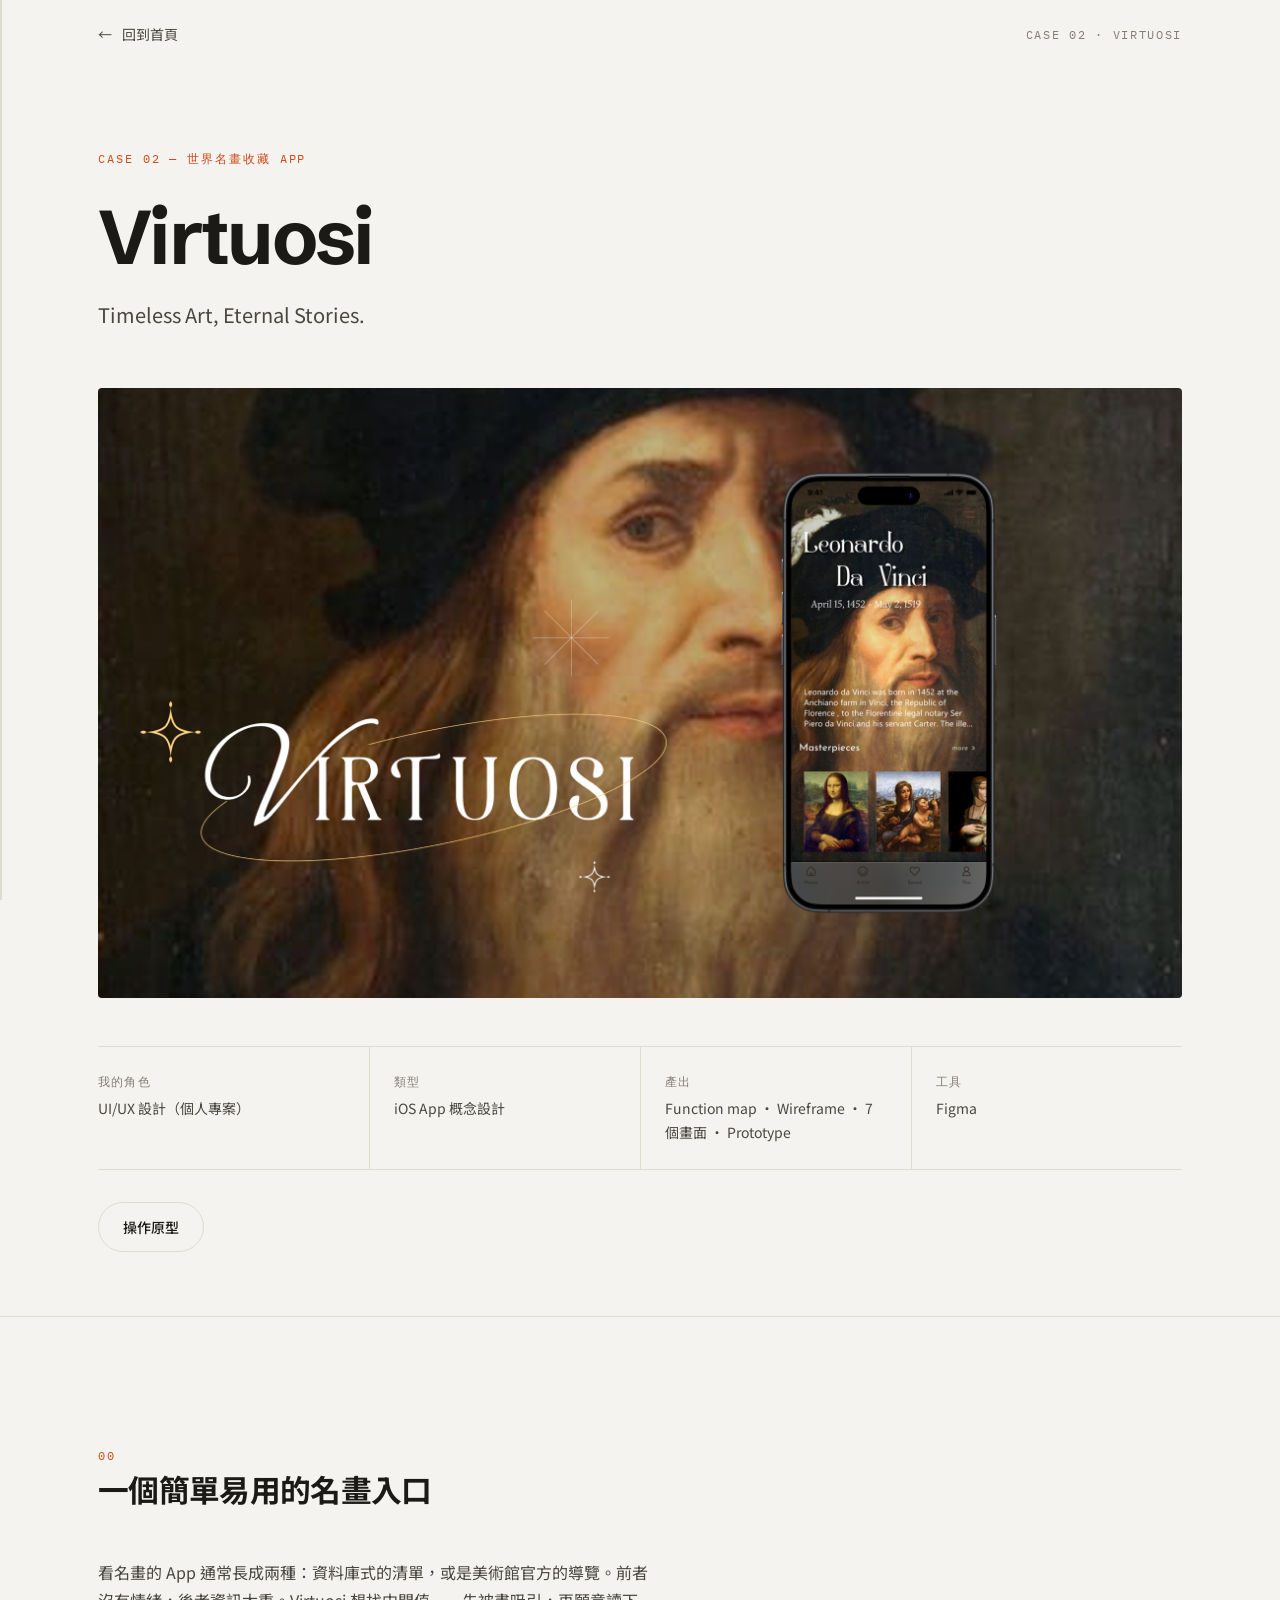
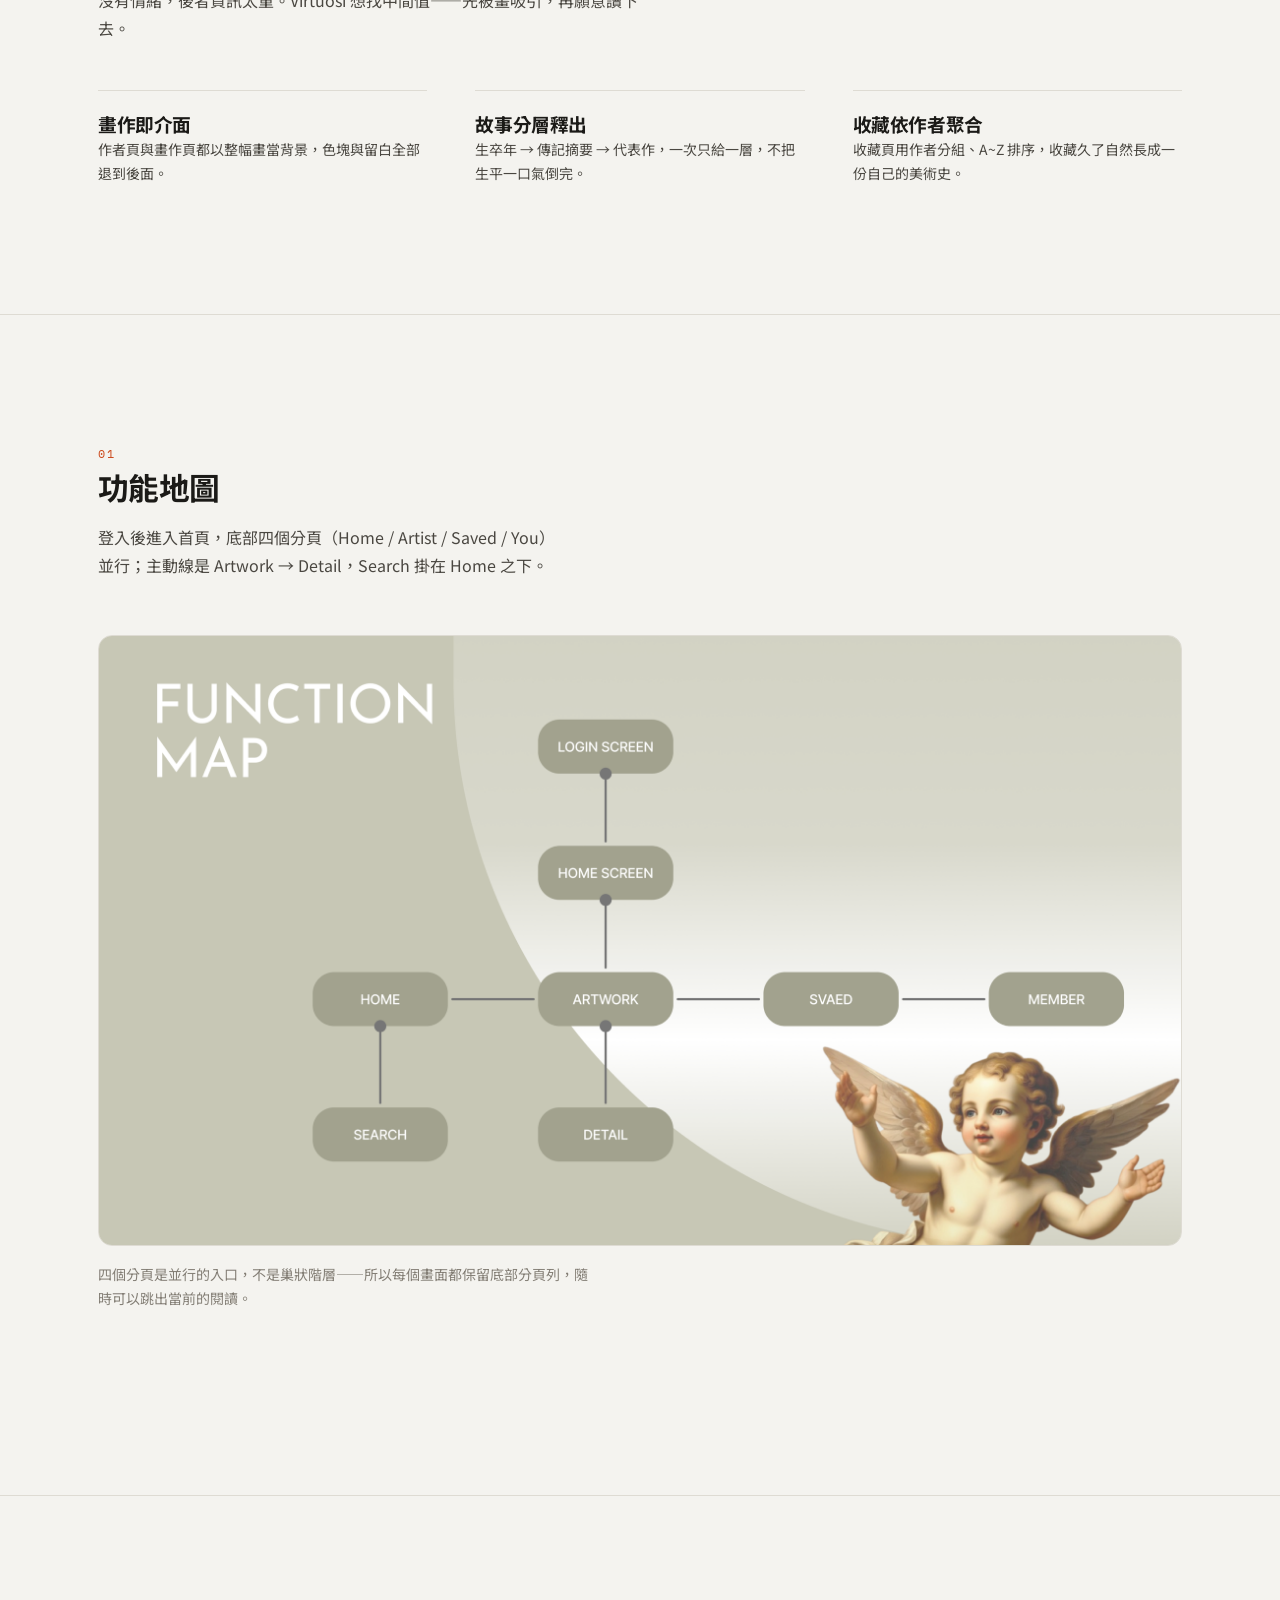
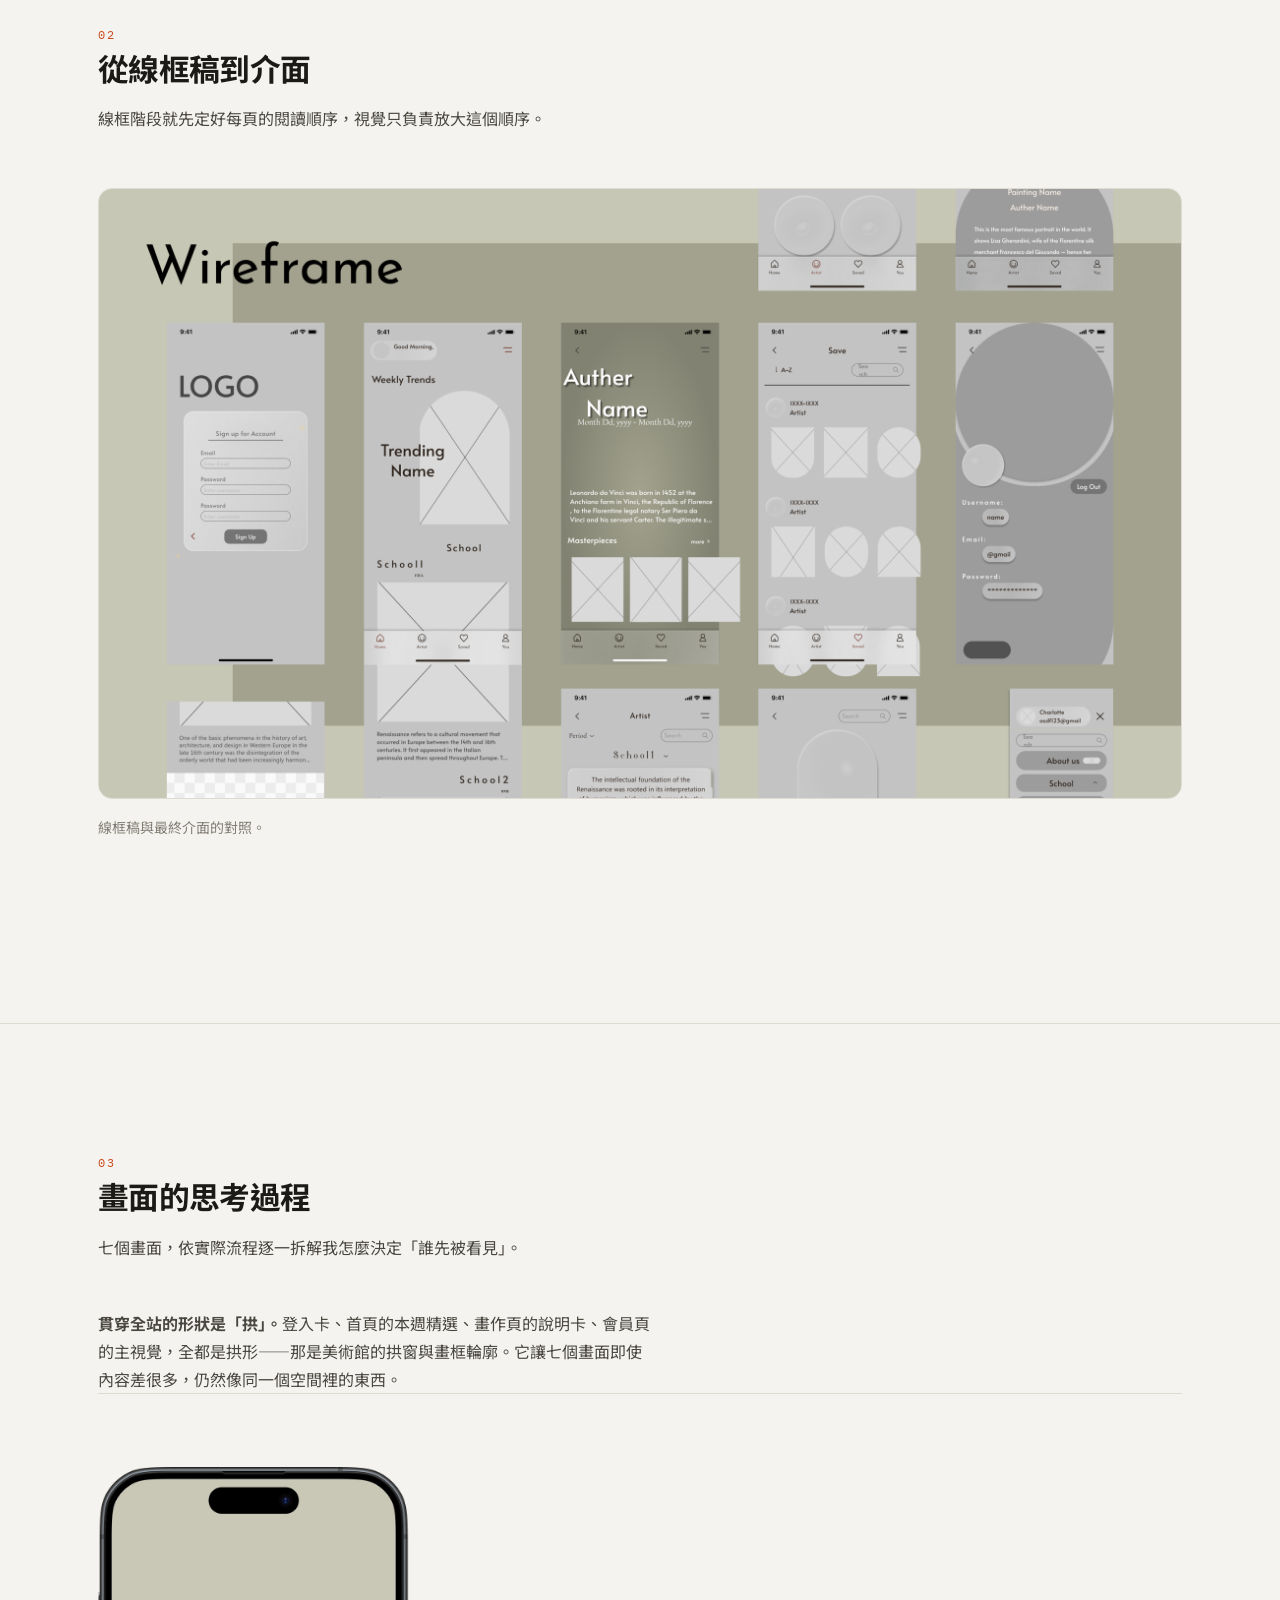
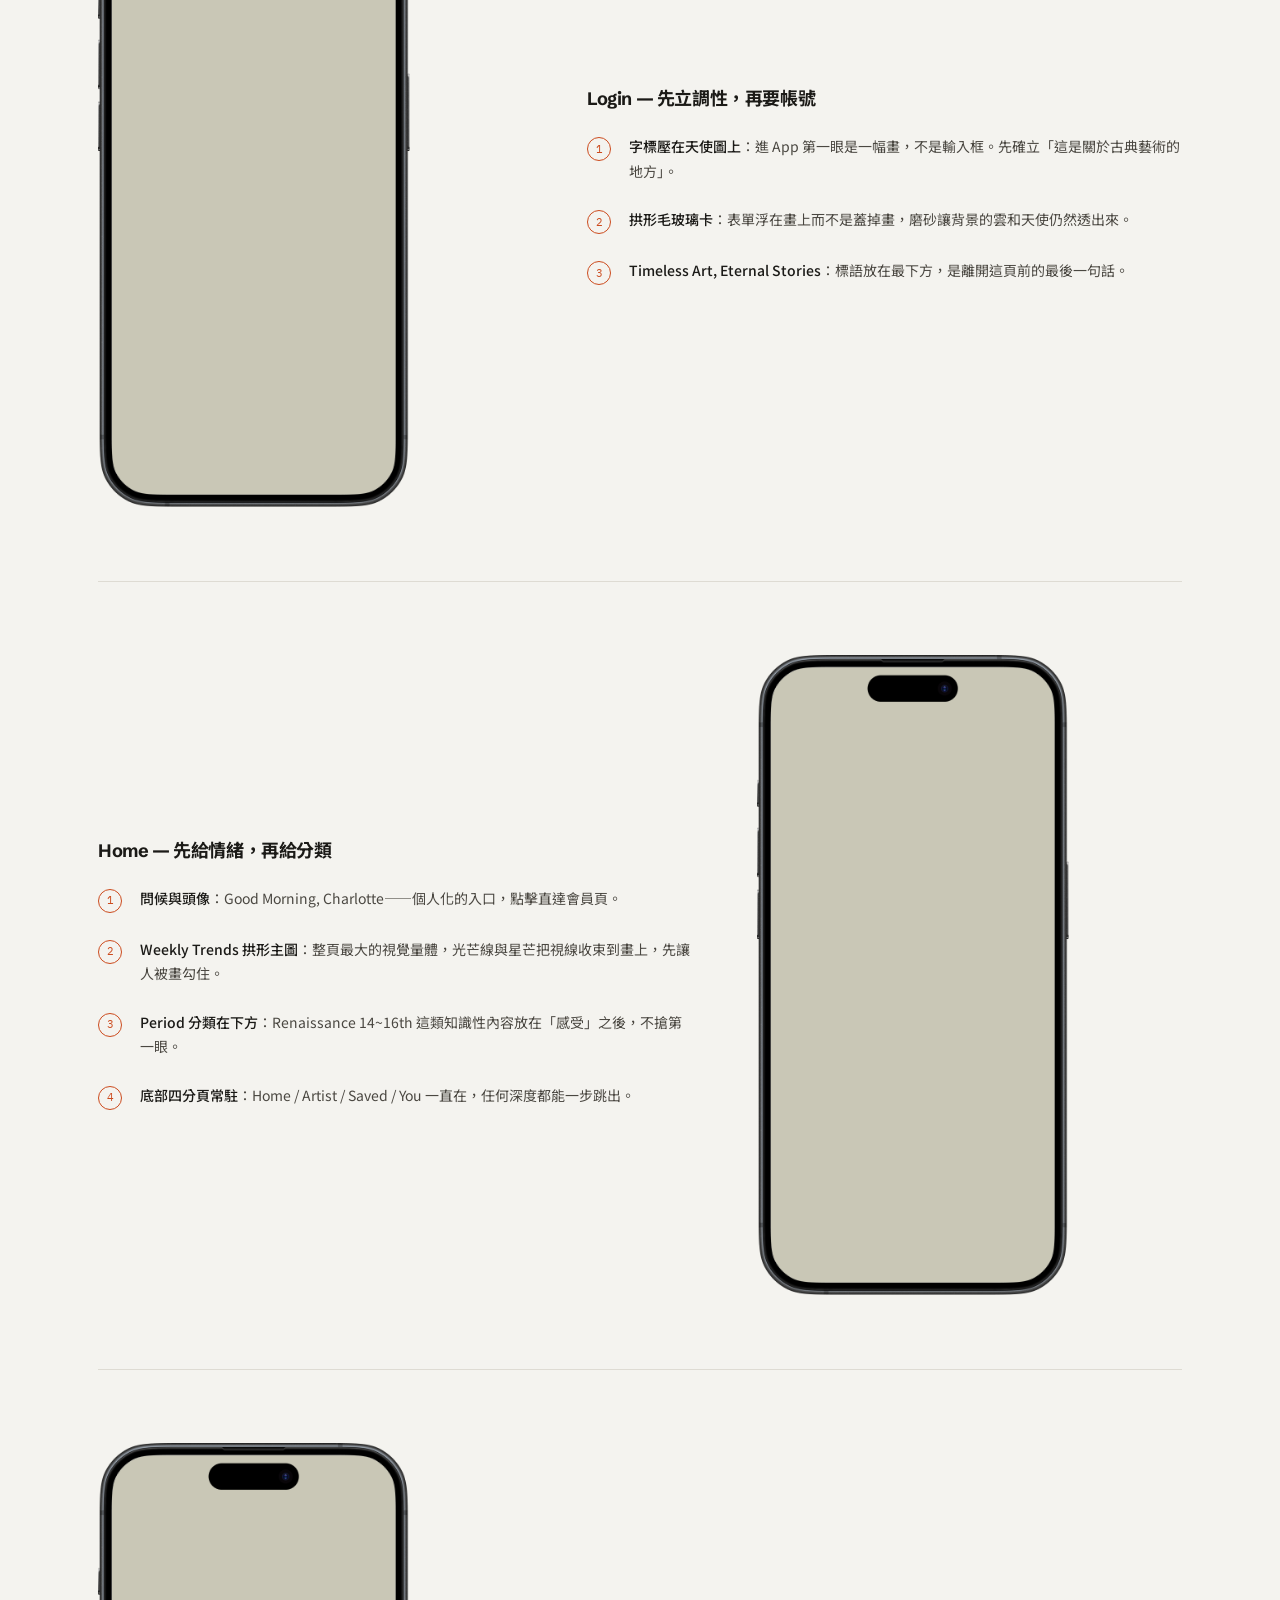
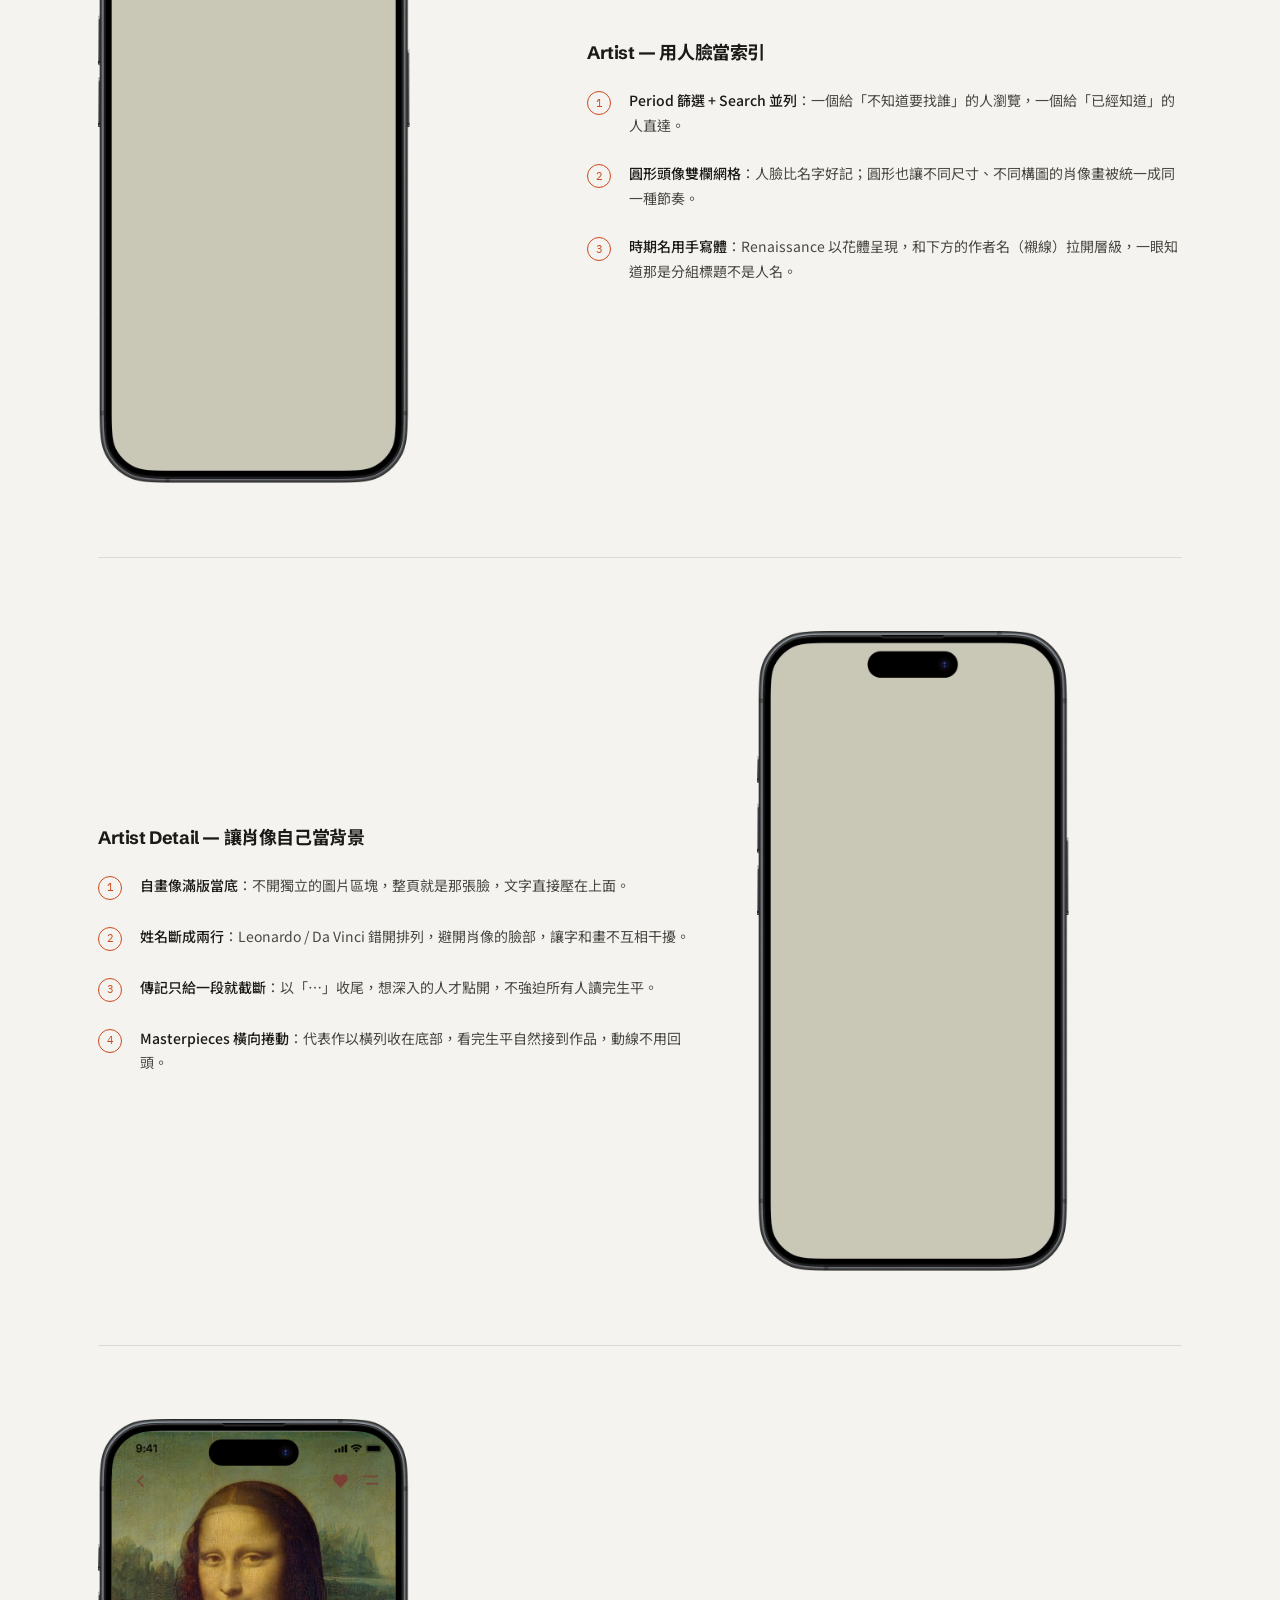
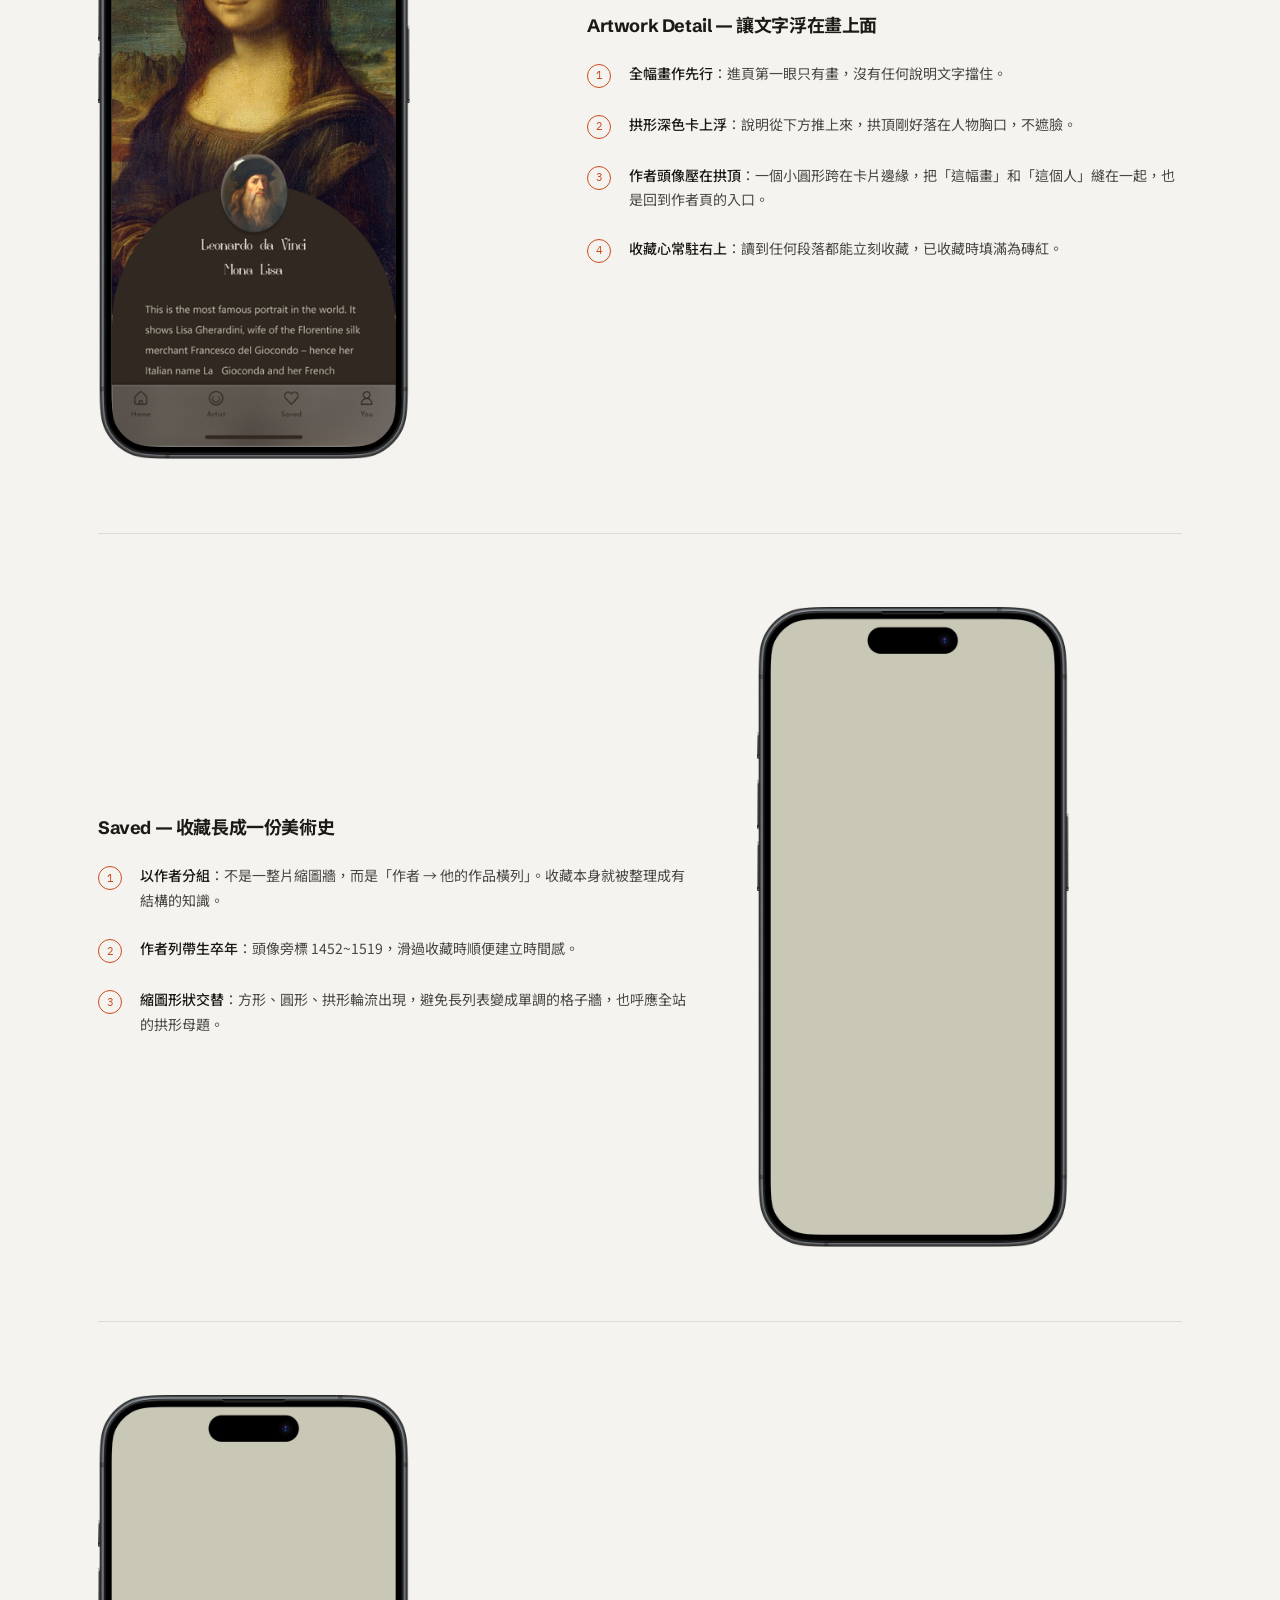
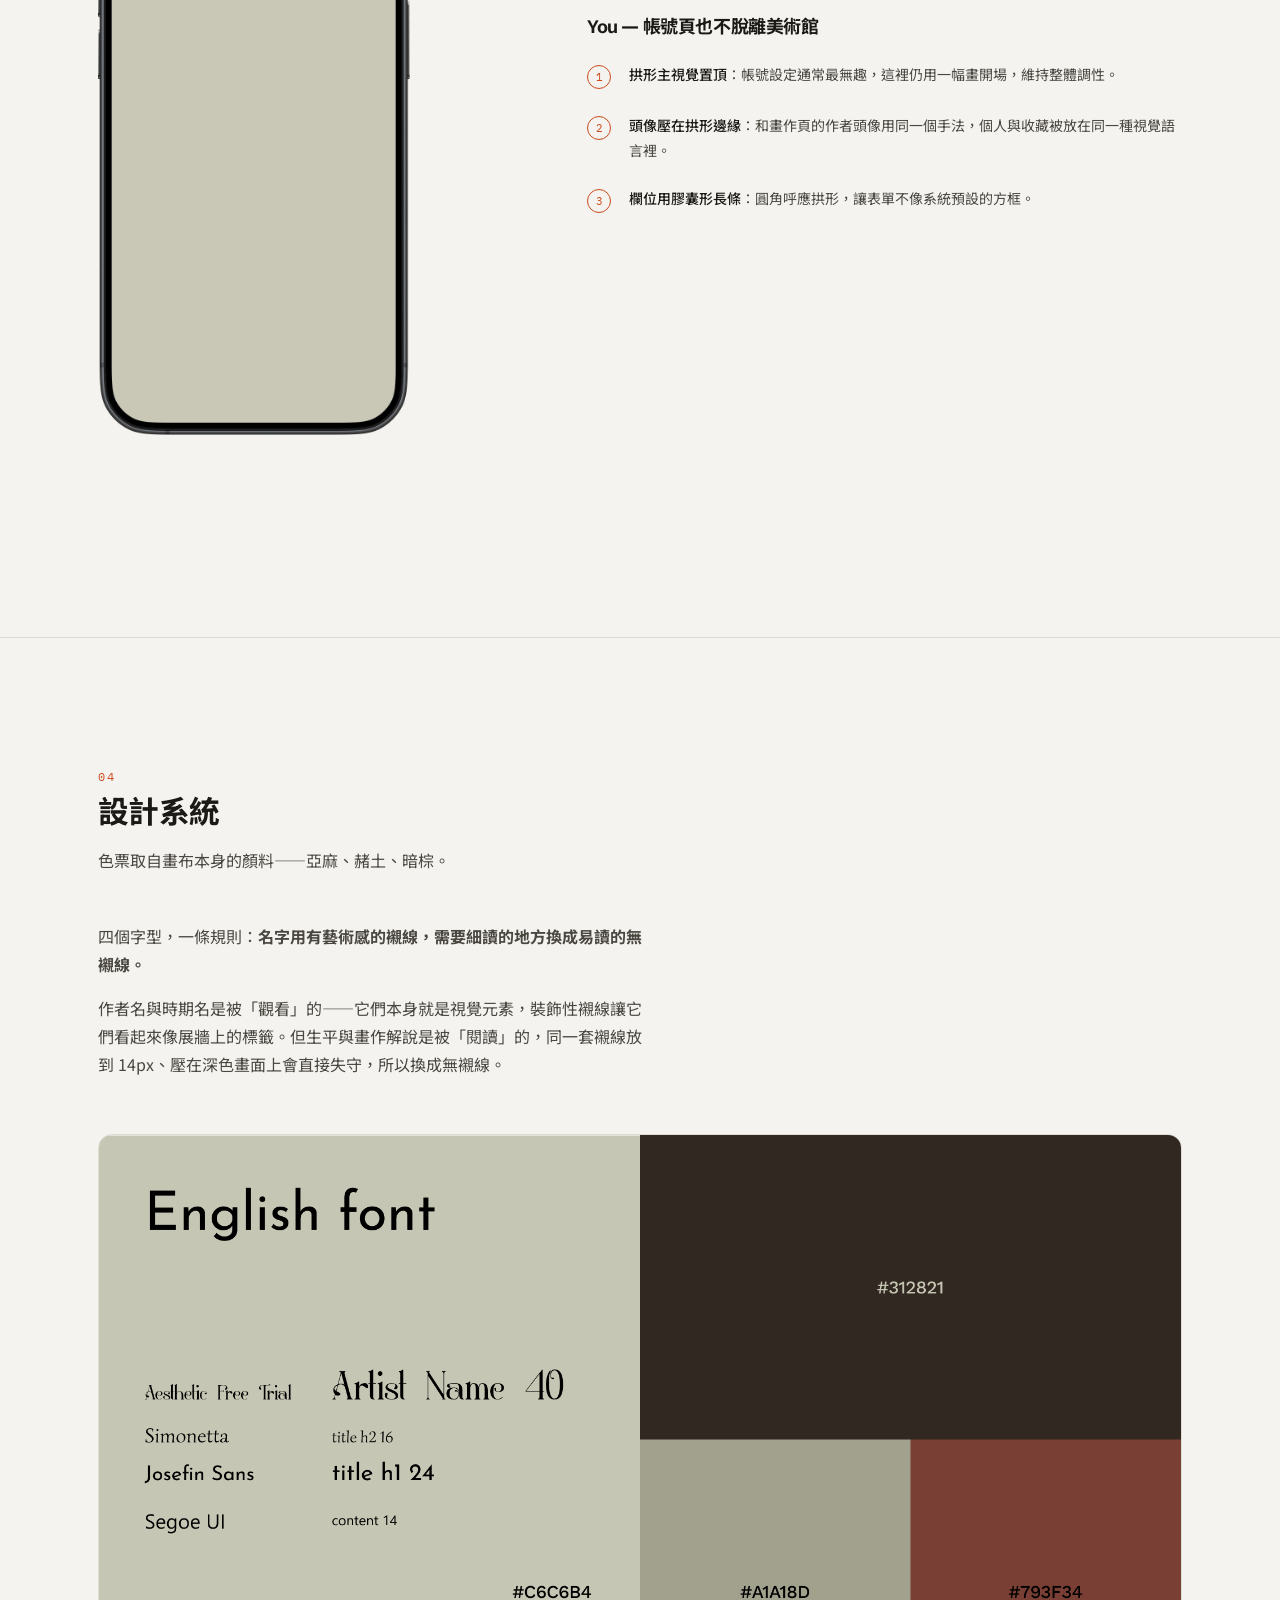
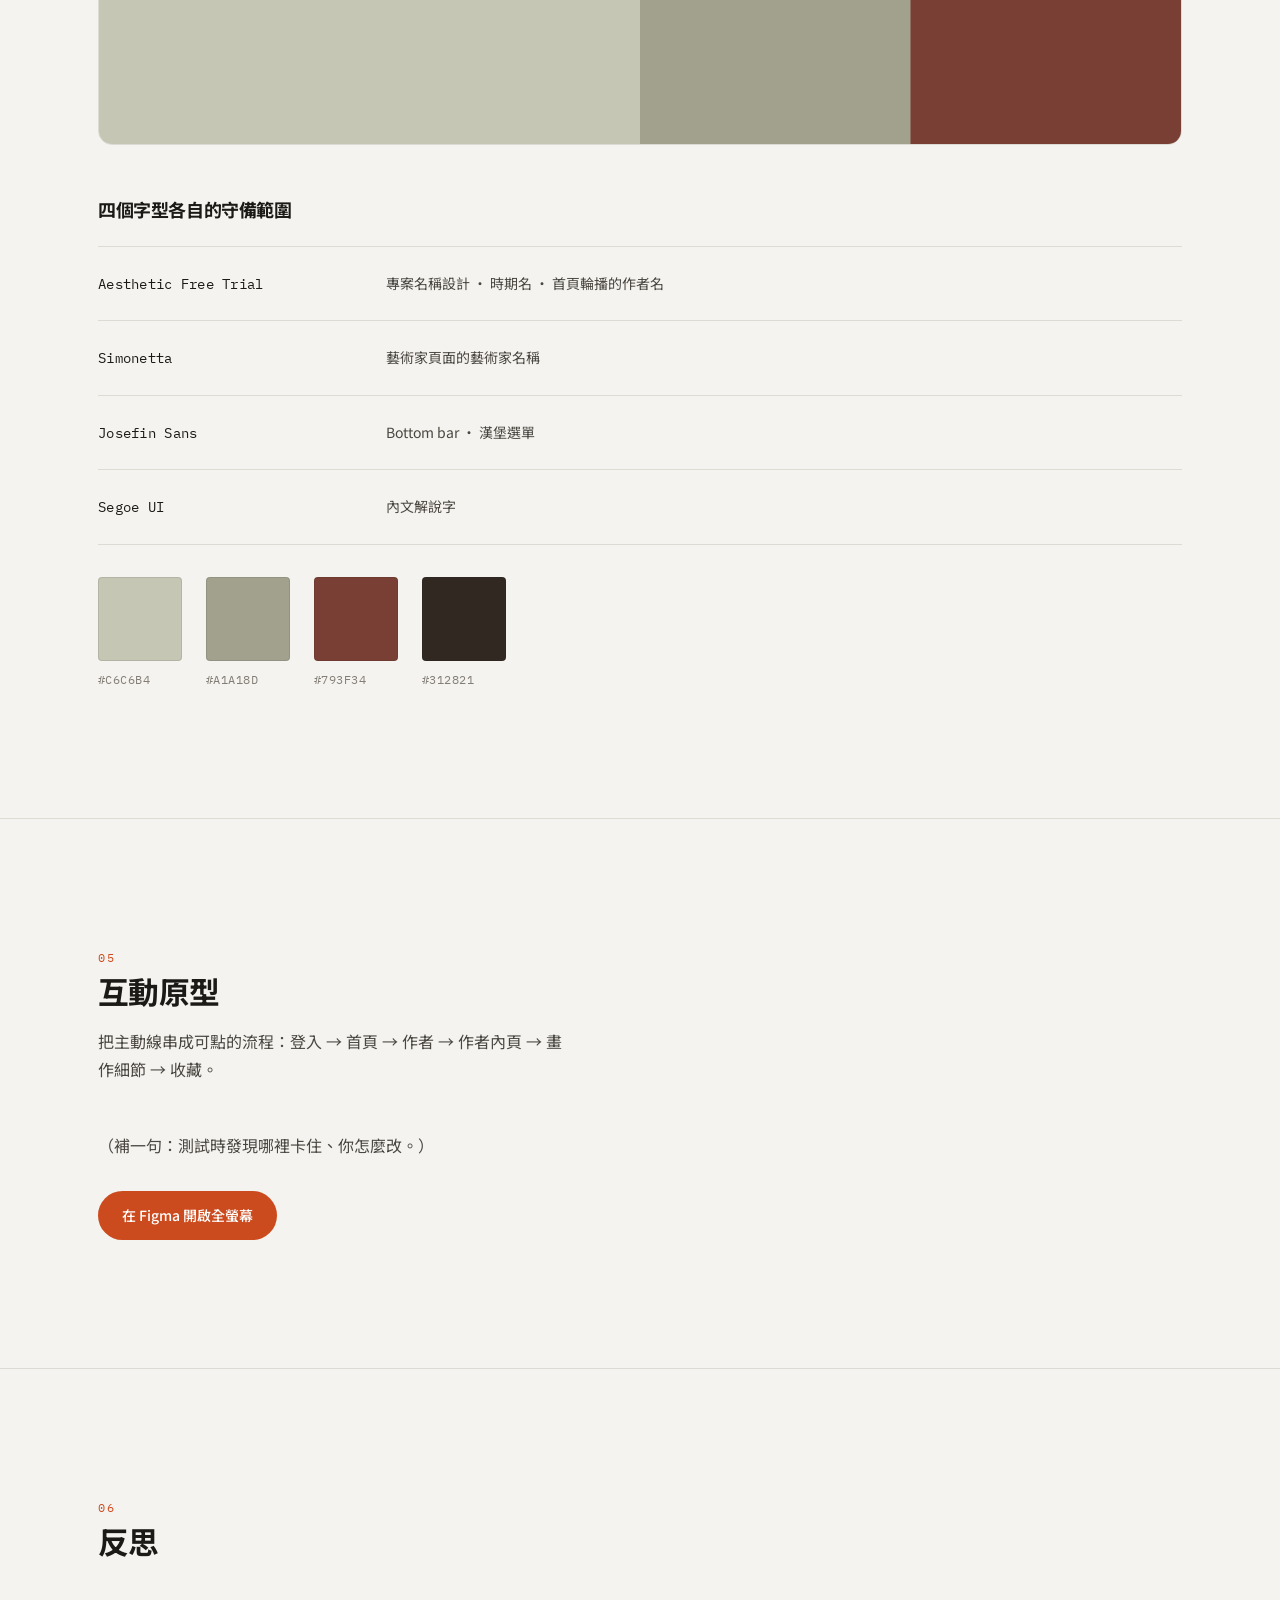
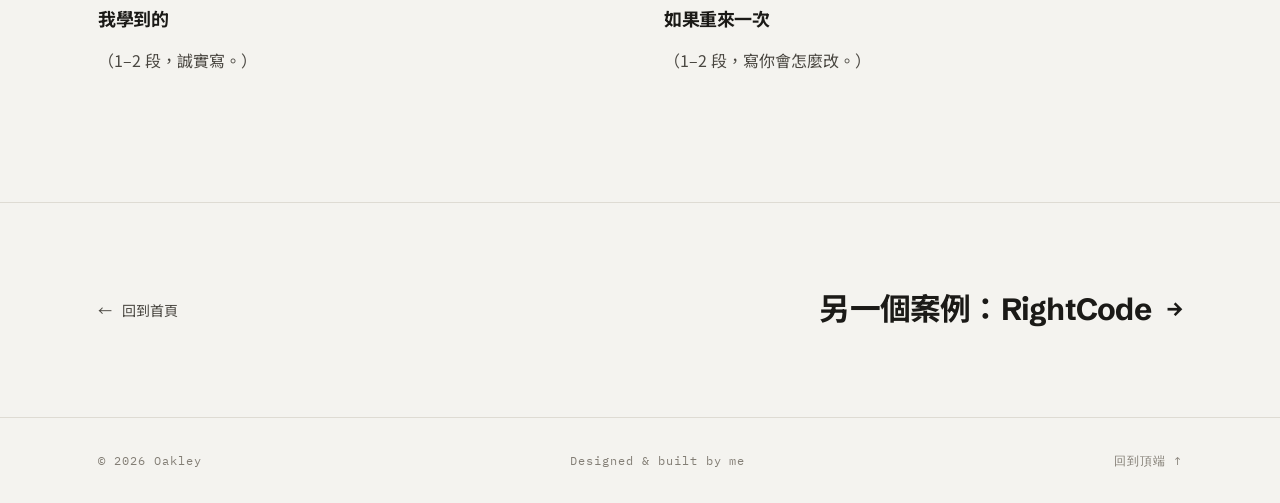
<file: project-virtuosi.html>
<!DOCTYPE html>
<html lang="zh-Hant">
<head>
<meta charset="UTF-8">
<meta name="viewport" content="width=device-width, initial-scale=1">
<title>Virtuosi — Oakley</title>
<meta name="description" content="世界名畫收藏 App 的畫面思考過程與資訊層級：七個畫面、一個拱形母題。">

<meta property="og:title" content="Virtuosi — Case Study">
<meta property="og:description" content="從功能地圖到七個畫面，一層層決定誰先被看見。">
<meta property="og:image" content="assets/virtuosi/hero.png">
<meta property="og:type" content="article">

<link rel="preconnect" href="https://fonts.googleapis.com">
<link rel="preconnect" href="https://fonts.gstatic.com" crossorigin>
<link href="https://fonts.googleapis.com/css2?family=IBM+Plex+Mono:wght@400;500&family=Noto+Sans+TC:wght@400;500;700&family=Schibsted+Grotesk:wght@400;500;700&display=swap" rel="stylesheet">
<link rel="stylesheet" href="styles.css?v=3">
</head>

<!-- data-project 只影響左側進度軌的顏色，識別色仍是柿橘 -->
<body id="top" data-project="virtuosi">

<a class="skip-link" href="#main">跳到主要內容</a>

<div class="rail" aria-hidden="true"><span class="rail__fill"></span></div>


<!-- ═══ 導覽列：← 回到首頁 ═══ -->
<header class="site-head">
  <div class="site-head__inner container">
    <a class="back-link" href="index.html">
      <span class="back-link__arrow" aria-hidden="true">←</span>
      <span>回到首頁</span>
    </a>
    <p class="head-tail">Case 02 · Virtuosi</p>
  </div>
</header>


<main id="main">

  <article class="case">

    <!-- ═══ 專案頁首（含事實欄）═══ -->
    <header class="page-hero">
      <div class="container">
        <p class="eyebrow">Case 02 — 世界名畫收藏 App</p>
        <h1 class="page-hero__title">Virtuosi</h1>
        <p class="page-hero__tagline">Timeless Art, Eternal Stories.</p>

        <div class="ph ph--16x9 page-hero__cover" data-ph="主視覺　assets/virtuosi/hero.png">
          <img src="assets/virtuosi/hero.png" alt="Virtuosi 主視覺：達文西肖像與 App 畫面">
        </div>

        <dl class="factbar">
          <div class="factbar__item">
            <dt>我的角色</dt>
            <dd><!-- ✏️ -->UI/UX 設計（個人專案）</dd>
          </div>
          <div class="factbar__item">
            <dt>類型</dt>
            <dd>iOS App 概念設計</dd>
          </div>
          <div class="factbar__item">
            <dt>產出</dt>
            <dd>Function map · Wireframe · 7 個畫面 · Prototype</dd>
          </div>
          <div class="factbar__item">
            <dt>工具</dt>
            <dd>Figma</dd>
          </div>
        </dl>

        <div class="btn-row">
          <a class="btn btn--solid" href="https://www.figma.com/proto/xwzAvLO0u9F9jetTHmLRYP/%E4%B8%96%E7%95%8C%E5%90%8D%E7%95%AB%E6%94%B6%E8%97%8FApp?node-id=507-1421&starting-point-node-id=507%3A1421&page-id=&t=ETVsnx2MWSgcrkkp-1" target="_blank" rel="noopener">操作原型</a>
        </div>
      </div>
    </header>


    <!-- ─────────── 00 概念 ─────────── -->
    <section class="stage" id="s00">
      <div class="container">
        <header class="stage__head">
          <p class="stage__num">00</p>
          <h2 class="stage__title">一個簡單易用的名畫入口</h2>
        </header>

        <div class="prose">
          <p>看名畫的 App 通常長成兩種：資料庫式的清單，或是美術館官方的導覽。前者沒有情緒，後者資訊太重。Virtuosi 想找中間值——先被畫吸引，再願意讀下去。</p>
        </div>

        <ul class="feature-row">
          <li class="feature">
            <h3>畫作即介面</h3>
            <p>作者頁與畫作頁都以整幅畫當背景，色塊與留白全部退到後面。</p>
          </li>
          <li class="feature">
            <h3>故事分層釋出</h3>
            <p>生卒年 → 傳記摘要 → 代表作，一次只給一層，不把生平一口氣倒完。</p>
          </li>
          <li class="feature">
            <h3>收藏依作者聚合</h3>
            <p>收藏頁用作者分組、A~Z 排序，收藏久了自然長成一份自己的美術史。</p>
          </li>
        </ul>
      </div>
    </section>


    <!-- ─────────── 01 功能地圖 ─────────── -->
    <section class="stage" id="s01">
      <div class="container">
        <header class="stage__head">
          <p class="stage__num">01</p>
          <h2 class="stage__title">功能地圖</h2>
          <p class="stage__lead">登入後進入首頁，底部四個分頁（Home / Artist / Saved / You）並行；主動線是 Artwork → Detail，Search 掛在 Home 之下。</p>
        </header>

        <figure class="figure figure--wide">
          <a class="diagram-figure__frame" href="assets/virtuosi/function-map.png" target="_blank" rel="noopener" aria-label="以原始尺寸開啟功能地圖">
            <img src="assets/virtuosi/function-map.png" alt="Virtuosi 功能地圖：登入後的底部四分頁與 Artwork → Detail 主動線" loading="lazy">
          </a>
          <figcaption>四個分頁是並行的入口，不是巢狀階層——所以每個畫面都保留底部分頁列，隨時可以跳出當前的閱讀。</figcaption>
        </figure>
      </div>
    </section>


    <!-- ─────────── 02 線框到介面 ─────────── -->
    <section class="stage" id="s02">
      <div class="container">
        <header class="stage__head">
          <p class="stage__num">02</p>
          <h2 class="stage__title">從線框稿到介面</h2>
          <p class="stage__lead">線框階段就先定好每頁的閱讀順序，視覺只負責放大這個順序。</p>
        </header>

        <figure class="figure figure--wide">
          <a class="diagram-figure__frame" href="assets/virtuosi/wireframe.png" target="_blank" rel="noopener" aria-label="以原始尺寸開啟線框稿">
            <img src="assets/virtuosi/wireframe.png" alt="Virtuosi 線框稿：七個畫面的低擬真版面與閱讀順序" loading="lazy">
          </a>
          <figcaption><!-- ✏️ 可補一句：哪一頁的順序在線框階段就改過，為什麼。 -->線框稿與最終介面的對照。</figcaption>
        </figure>
      </div>
    </section>


    <!--
      ─────────── 03 畫面的思考過程（本頁核心）───────────
      七個畫面依實際流程排序，左右交替。
      每一組：左（或右）放畫面，另一側用編號說明「為什麼這樣排」。
    -->
    <section class="stage" id="s03">
      <div class="container">
        <header class="stage__head">
          <p class="stage__num">03</p>
          <h2 class="stage__title">畫面的思考過程</h2>
          <p class="stage__lead">七個畫面，依實際流程逐一拆解我怎麼決定「誰先被看見」。</p>
        </header>

        <div class="prose">
          <p><strong>貫穿全站的形狀是「拱」。</strong>登入卡、首頁的本週精選、畫作頁的說明卡、會員頁的主視覺，全都是拱形——那是美術館的拱窗與畫框輪廓。它讓七個畫面即使內容差很多，仍然像同一個空間裡的東西。</p>
        </div>

        <!-- 1. Login -->
        <div class="anno">
          <div class="anno__media">
            <div class="device">
              <div class="device__screen">
                <video class="device__video" src="assets/virtuosi/login.mov" muted loop playsinline preload="metadata" aria-label="Virtuosi 登入頁操作錄影"></video>
              </div>
              <img class="device__frame" src="assets/virtuosi/Apple%20iPhone%2015%20Pro%20Black%20Titanium%201.png" width="760" height="1559" alt="" loading="lazy" decoding="async">
            </div>
          </div>
          <div class="anno__body">
            <h3 class="anno__title">Login — 先立調性，再要帳號</h3>
            <ol class="anno__list">
              <li><span class="anno__n">1</span><div><strong>字標壓在天使圖上</strong>：進 App 第一眼是一幅畫，不是輸入框。先確立「這是關於古典藝術的地方」。</div></li>
              <li><span class="anno__n">2</span><div><strong>拱形毛玻璃卡</strong>：表單浮在畫上而不是蓋掉畫，磨砂讓背景的雲和天使仍然透出來。</div></li>
              <li><span class="anno__n">3</span><div><strong>Timeless Art, Eternal Stories</strong>：標語放在最下方，是離開這頁前的最後一句話。</div></li>
            </ol>
          </div>
        </div>

        <!-- 2. Home -->
        <div class="anno anno--reverse">
          <div class="anno__media">
            <div class="device">
              <div class="device__screen">
                <video class="device__video" src="assets/virtuosi/home.mov" muted loop playsinline preload="metadata" aria-label="Virtuosi 首頁操作錄影"></video>
              </div>
              <img class="device__frame" src="assets/virtuosi/Apple%20iPhone%2015%20Pro%20Black%20Titanium%201.png" width="760" height="1559" alt="" loading="lazy" decoding="async">
            </div>
          </div>
          <div class="anno__body">
            <h3 class="anno__title">Home — 先給情緒，再給分類</h3>
            <ol class="anno__list">
              <li><span class="anno__n">1</span><div><strong>問候與頭像</strong>：Good Morning, Charlotte——個人化的入口，點擊直達會員頁。</div></li>
              <li><span class="anno__n">2</span><div><strong>Weekly Trends 拱形主圖</strong>：整頁最大的視覺量體，光芒線與星芒把視線收束到畫上，先讓人被畫勾住。</div></li>
              <li><span class="anno__n">3</span><div><strong>Period 分類在下方</strong>：Renaissance 14~16th 這類知識性內容放在「感受」之後，不搶第一眼。</div></li>
              <li><span class="anno__n">4</span><div><strong>底部四分頁常駐</strong>：Home / Artist / Saved / You 一直在，任何深度都能一步跳出。</div></li>
            </ol>
          </div>
        </div>

        <!-- 3. Artist 列表 -->
        <div class="anno">
          <div class="anno__media">
            <div class="device">
              <div class="device__screen">
                <video class="device__video" src="assets/virtuosi/artist.mov" muted loop playsinline preload="metadata" aria-label="Virtuosi 作者列表頁操作錄影"></video>
              </div>
              <img class="device__frame" src="assets/virtuosi/Apple%20iPhone%2015%20Pro%20Black%20Titanium%201.png" width="760" height="1559" alt="" loading="lazy" decoding="async">
            </div>
          </div>
          <div class="anno__body">
            <h3 class="anno__title">Artist — 用人臉當索引</h3>
            <ol class="anno__list">
              <li><span class="anno__n">1</span><div><strong>Period 篩選 + Search 並列</strong>：一個給「不知道要找誰」的人瀏覽，一個給「已經知道」的人直達。</div></li>
              <li><span class="anno__n">2</span><div><strong>圓形頭像雙欄網格</strong>：人臉比名字好記；圓形也讓不同尺寸、不同構圖的肖像畫被統一成同一種節奏。</div></li>
              <li><span class="anno__n">3</span><div><strong>時期名用手寫體</strong>：Renaissance 以花體呈現，和下方的作者名（襯線）拉開層級，一眼知道那是分組標題不是人名。</div></li>
            </ol>
          </div>
        </div>

        <!-- 4. Artist Detail -->
        <div class="anno anno--reverse">
          <div class="anno__media">
            <div class="device">
              <div class="device__screen">
                <video class="device__video" src="assets/virtuosi/Da%20Vinci.mov" muted loop playsinline preload="metadata" aria-label="Virtuosi 作者內頁（達文西）操作錄影"></video>
              </div>
              <img class="device__frame" src="assets/virtuosi/Apple%20iPhone%2015%20Pro%20Black%20Titanium%201.png" width="760" height="1559" alt="" loading="lazy" decoding="async">
            </div>
          </div>
          <div class="anno__body">
            <h3 class="anno__title">Artist Detail — 讓肖像自己當背景</h3>
            <ol class="anno__list">
              <li><span class="anno__n">1</span><div><strong>自畫像滿版當底</strong>：不開獨立的圖片區塊，整頁就是那張臉，文字直接壓在上面。</div></li>
              <li><span class="anno__n">2</span><div><strong>姓名斷成兩行</strong>：Leonardo / Da Vinci 錯開排列，避開肖像的臉部，讓字和畫不互相干擾。</div></li>
              <li><span class="anno__n">3</span><div><strong>傳記只給一段就截斷</strong>：以「⋯」收尾，想深入的人才點開，不強迫所有人讀完生平。</div></li>
              <li><span class="anno__n">4</span><div><strong>Masterpieces 橫向捲動</strong>：代表作以橫列收在底部，看完生平自然接到作品，動線不用回頭。</div></li>
            </ol>
          </div>
        </div>

        <!-- 5. Artwork Detail -->
        <div class="anno">
          <div class="anno__media">
            <div class="ph ph--phone" data-ph="Detail　screen-detail.png">
              <img src="assets/virtuosi/screen-detail.png" alt="Virtuosi 畫作細節頁：蒙娜麗莎" loading="lazy">
            </div>
          </div>
          <div class="anno__body">
            <h3 class="anno__title">Artwork Detail — 讓文字浮在畫上面</h3>
            <ol class="anno__list">
              <li><span class="anno__n">1</span><div><strong>全幅畫作先行</strong>：進頁第一眼只有畫，沒有任何說明文字擋住。</div></li>
              <li><span class="anno__n">2</span><div><strong>拱形深色卡上浮</strong>：說明從下方推上來，拱頂剛好落在人物胸口，不遮臉。</div></li>
              <li><span class="anno__n">3</span><div><strong>作者頭像壓在拱頂</strong>：一個小圓形跨在卡片邊緣，把「這幅畫」和「這個人」縫在一起，也是回到作者頁的入口。</div></li>
              <li><span class="anno__n">4</span><div><strong>收藏心常駐右上</strong>：讀到任何段落都能立刻收藏，已收藏時填滿為磚紅。</div></li>
            </ol>
          </div>
        </div>

        <!-- 6. Saved -->
        <div class="anno anno--reverse">
          <div class="anno__media">
            <div class="device">
              <div class="device__screen">
                <video class="device__video" src="assets/virtuosi/save.mov" muted loop playsinline preload="metadata" aria-label="Virtuosi 收藏頁操作錄影"></video>
              </div>
              <img class="device__frame" src="assets/virtuosi/Apple%20iPhone%2015%20Pro%20Black%20Titanium%201.png" width="760" height="1559" alt="" loading="lazy" decoding="async">
            </div>
          </div>
          <div class="anno__body">
            <h3 class="anno__title">Saved — 收藏長成一份美術史</h3>
            <ol class="anno__list">
              <li><span class="anno__n">1</span><div><strong>以作者分組</strong>：不是一整片縮圖牆，而是「作者 → 他的作品橫列」。收藏本身就被整理成有結構的知識。</div></li>
              <li><span class="anno__n">2</span><div><strong>作者列帶生卒年</strong>：頭像旁標 1452~1519，滑過收藏時順便建立時間感。</div></li>
              <li><span class="anno__n">3</span><div><strong>縮圖形狀交替</strong>：方形、圓形、拱形輪流出現，避免長列表變成單調的格子牆，也呼應全站的拱形母題。</div></li>
            </ol>
          </div>
        </div>

        <!-- 7. Member -->
        <div class="anno">
          <div class="anno__media">
            <div class="device">
              <div class="device__screen">
                <video class="device__video" src="assets/virtuosi/member.mov" muted loop playsinline preload="metadata" aria-label="Virtuosi 會員頁操作錄影"></video>
              </div>
              <img class="device__frame" src="assets/virtuosi/Apple%20iPhone%2015%20Pro%20Black%20Titanium%201.png" width="760" height="1559" alt="" loading="lazy" decoding="async">
            </div>
          </div>
          <div class="anno__body">
            <h3 class="anno__title">You — 帳號頁也不脫離美術館</h3>
            <ol class="anno__list">
              <li><span class="anno__n">1</span><div><strong>拱形主視覺置頂</strong>：帳號設定通常最無趣，這裡仍用一幅畫開場，維持整體調性。</div></li>
              <li><span class="anno__n">2</span><div><strong>頭像壓在拱形邊緣</strong>：和畫作頁的作者頭像用同一個手法，個人與收藏被放在同一種視覺語言裡。</div></li>
              <li><span class="anno__n">3</span><div><strong>欄位用膠囊形長條</strong>：圓角呼應拱形，讓表單不像系統預設的方框。</div></li>
            </ol>
          </div>
        </div>
      </div>
    </section>


    <!-- ─────────── 04 設計系統 ─────────── -->
    <section class="stage" id="s04">
      <div class="container">
        <header class="stage__head">
          <p class="stage__num">04</p>
          <h2 class="stage__title">設計系統</h2>
          <p class="stage__lead">色票取自畫布本身的顏料——亞麻、赭土、暗棕。</p>
        </header>

        <div class="prose">
          <p>四個字型，一條規則：<strong>名字用有藝術感的襯線，需要細讀的地方換成易讀的無襯線。</strong></p>
          <p>作者名與時期名是被「觀看」的——它們本身就是視覺元素，裝飾性襯線讓它們看起來像展牆上的標籤。但生平與畫作解說是被「閱讀」的，同一套襯線放到 14px、壓在深色畫面上會直接失守，所以換成無襯線。</p>
        </div>

        <!-- 規範表直接用 Figma 匯出的原件：四個字型都以本尊呈現，
             不需要嵌入字型檔，也避開了 Aesthetic Free Trial 的授權限制。 -->
        <figure class="figure figure--wide">
          <a class="diagram-figure__frame" href="assets/virtuosi/design-system.png" target="_blank" rel="noopener" aria-label="以原始尺寸開啟字體與色彩規範">
            <img src="assets/virtuosi/design-system.png" alt="Virtuosi 設計系統規範：Aesthetic Free Trial（Artist Name 40）、Simonetta（title h2 16）、Josefin Sans（title h1 24）、Segoe UI（content 14），色票 #C6C6B4、#A1A18D、#793F34、#312821" loading="lazy">
          </a>
        </figure>

        <!-- 圖片裡的資訊補一份文字版：可選取、可被搜尋，
             而且寫的是「實際用在哪裡」——這是規範表上沒有的。 -->
        <h3 class="subhead">四個字型各自的守備範圍</h3>
        <dl class="fontlist">
          <div class="fontlist__row">
            <dt>Aesthetic Free Trial</dt>
            <dd>專案名稱設計 · 時期名 · 首頁輪播的作者名</dd>
          </div>
          <div class="fontlist__row">
            <dt>Simonetta</dt>
            <dd>藝術家頁面的藝術家名稱</dd>
          </div>
          <div class="fontlist__row">
            <dt>Josefin Sans</dt>
            <dd>Bottom bar · 漢堡選單</dd>
          </div>
          <div class="fontlist__row">
            <dt>Segoe UI</dt>
            <dd>內文解說字</dd>
          </div>
        </dl>

        <ul class="swatches">
          <li class="swatch" style="--sw:#C6C6B4"><span class="swatch__chip"></span><span class="swatch__hex">#C6C6B4</span></li>
          <li class="swatch" style="--sw:#A1A18D"><span class="swatch__chip"></span><span class="swatch__hex">#A1A18D</span></li>
          <li class="swatch" style="--sw:#793F34"><span class="swatch__chip"></span><span class="swatch__hex">#793F34</span></li>
          <li class="swatch" style="--sw:#312821"><span class="swatch__chip"></span><span class="swatch__hex">#312821</span></li>
        </ul>
      </div>
    </section>


    <!-- ─────────── 05 互動原型 ─────────── -->
    <section class="stage" id="s05">
      <div class="container">
        <header class="stage__head">
          <p class="stage__num">05</p>
          <h2 class="stage__title">互動原型</h2>
          <p class="stage__lead">把主動線串成可點的流程：登入 → 首頁 → 作者 → 作者內頁 → 畫作細節 → 收藏。</p>
        </header>

        <div class="prose">
          <p><!-- ✏️ 補一句：測試時發現哪個轉場卡卡的、你怎麼改。 -->（補一句：測試時發現哪裡卡住、你怎麼改。）</p>
        </div>

        <div class="btn-row">
          <a class="btn btn--ghost" href="https://www.figma.com/proto/xwzAvLO0u9F9jetTHmLRYP/%E4%B8%96%E7%95%8C%E5%90%8D%E7%95%AB%E6%94%B6%E8%97%8FApp?node-id=507-1421&starting-point-node-id=507%3A1421&page-id=&t=ETVsnx2MWSgcrkkp-1" target="_blank" rel="noopener">在 Figma 開啟全螢幕</a>
        </div>
      </div>
    </section>


    <!-- ─────────── 06 反思 ─────────── -->
    <section class="stage" id="s06">
      <div class="container">
        <header class="stage__head">
          <p class="stage__num">06</p>
          <h2 class="stage__title">反思</h2>
        </header>

        <div class="grid grid--2">
          <div class="prose">
            <h4>我學到的</h4>
            <!-- ✏️ 建議寫：深色介面 + 手寫感字體在小字級的可讀性取捨，你怎麼調整。 -->
            <p>（1–2 段，誠實寫。）</p>
          </div>
          <div class="prose">
            <h4>如果重來一次</h4>
            <p>（1–2 段，寫你會怎麼改。）</p>
          </div>
        </div>
      </div>
    </section>

  </article>


  <!-- ═══ 上一個專案 ═══ -->
  <nav class="page-nav" aria-label="專案導覽">
    <div class="container page-nav__inner">
      <a class="back-link" href="index.html">
        <span class="back-link__arrow" aria-hidden="true">←</span>
        <span>回到首頁</span>
      </a>
      <a class="page-nav__next" href="project-rightcode.html">另一個案例：RightCode</a>
    </div>
  </nav>

</main>


<footer class="site-foot">
  <div class="container site-foot__inner">
    <p>© 2026 Oakley</p>
    <p>Designed &amp; built by me</p>
    <a class="to-top" href="#top">回到頂端 ↑</a>
  </div>
</footer>

<script src="main.js?v=3" defer></script>
</body>
</html>
</file>
<file: styles.css>
/* ============================================================
   Oakley Portfolio — styles.css
   多頁式架構：index.html / project-rightcode.html / project-virtuosi.html
   識別色：柿橘 #CC4B1E
   ============================================================ */

/* ---------- 1. Tokens ---------------------------------------- */
:root {
  /* 紙與墨 */
  --paper:        #F4F3EF;
  --paper-sunk:   #EBE9E3;
  --paper-card:   #FDFDFC;
  --ink:          #1B1A17;
  --ink-soft:     #4A4741;
  --ink-mute:     #837E75;
  --rule:         #DEDBD3;

  /* 識別色（全站唯一主色） */
  --accent:       #CC4B1E;
  --accent-ink:   #FFFFFF;

  /* 專案色：只用在進度軌與卡片 hover 的淡色疊層，
     不取代識別色。整站是白牆，畫框顏色由作品決定。 */
  --project:      var(--accent);

  --font-display: "Schibsted Grotesk", "Noto Sans TC", system-ui, sans-serif;
  --font-body:    "Noto Sans TC", "Schibsted Grotesk", system-ui, sans-serif;
  --font-mono:    "IBM Plex Mono", ui-monospace, monospace;

  --fs-display: clamp(2.5rem, 6.2vw, 4.75rem);
  --fs-h2:      clamp(1.75rem, 3.4vw, 2.75rem);
  --fs-h3:      clamp(1.375rem, 2.4vw, 2rem);
  --fs-h4:      1.125rem;
  --fs-body:    1rem;
  --fs-small:   0.875rem;
  --fs-mono:    0.75rem;

  --sp-1: 0.5rem;  --sp-2: 1rem;   --sp-3: 1.5rem;
  --sp-4: 2rem;    --sp-6: 3rem;   --sp-8: 4rem;
  --sp-12: 6rem;   --sp-16: 8rem;
  --section-y: clamp(4.5rem, 10vw, 9rem);

  --container: 1180px;
  --gutter: clamp(1.25rem, 5vw, 3rem);
  --head-h: 68px;

  --radius: 4px;
  --radius-lg: 14px;

  --ease: cubic-bezier(.22, .61, .36, 1);
  --ease-out: cubic-bezier(.16, 1, .3, 1);
  --dur: .45s;
}

[data-project="rightcode"] { --project: #228CDA; }
[data-project="virtuosi"]  { --project: #793F34; }


/* ---------- 2. Reset ----------------------------------------- */
*, *::before, *::after { box-sizing: border-box; }
* { margin: 0; }

html {
  -webkit-text-size-adjust: 100%;
  scroll-behavior: smooth;
  scroll-padding-top: calc(var(--head-h) + var(--sp-2));
}

body {
  background: var(--paper);
  color: var(--ink);
  font-family: var(--font-body);
  font-size: var(--fs-body);
  line-height: 1.75;
  -webkit-font-smoothing: antialiased;
  text-rendering: optimizeLegibility;
  overflow-wrap: break-word;
}

img, svg, video { display: block; max-width: 100%; height: auto; }
ul, ol { list-style: none; padding: 0; }
a { color: inherit; text-decoration: none; }
button { font: inherit; color: inherit; background: none; border: 0; cursor: pointer; }

h1, h2, h3, h4 {
  font-family: var(--font-display);
  font-weight: 700;
  line-height: 1.16;
  letter-spacing: -0.022em;
}


/* ---------- 3. Layout ---------------------------------------- */
.container {
  width: 100%;
  max-width: var(--container);
  margin-inline: auto;
  padding-inline: var(--gutter);
}

.section, .stage { padding-block: var(--section-y); }

.grid { display: grid; gap: var(--sp-4); min-width: 0; }
@media (min-width: 768px) {
  .grid--2 { grid-template-columns: minmax(0, 1fr) minmax(0, 1fr); gap: var(--sp-6); }
}

.eyebrow {
  font-family: var(--font-mono);
  font-size: var(--fs-mono);
  letter-spacing: 0.16em;
  text-transform: uppercase;
  color: var(--accent);
}

.prose { max-width: 62ch; color: var(--ink-soft); }
.prose > * + * { margin-top: var(--sp-2); }
.prose h4 {
  font-size: var(--fs-h4);
  color: var(--ink);
  margin-bottom: var(--sp-1);
}


/* ---------- 4. 側邊進度軌（signature） ------------------------ */
.rail {
  position: fixed;
  inset-block: 0;
  left: 0;
  width: 2px;
  background: var(--rule);
  z-index: 60;
  pointer-events: none;
}
.rail__fill {
  display: block;
  width: 100%;
  height: 100%;
  background: var(--project);
  transform: scaleY(var(--progress, 0));
  transform-origin: top;
  transition: background .6s var(--ease);
  will-change: transform;
}

@media (max-width: 900px) {
  .rail {
    inset-block: auto;
    top: 0; left: 0; right: 0;
    width: 100%; height: 2px;
  }
  .rail__fill {
    transform: scaleX(var(--progress, 0));
    transform-origin: left;
  }
}


/* ---------- 5. 導覽列 ---------------------------------------- */
.site-head {
  position: fixed;
  inset-inline: 0;
  top: 0;
  z-index: 50;
  border-bottom: 1px solid transparent;
  transition: background var(--dur) var(--ease), border-color var(--dur) var(--ease);
}
.site-head.is-stuck {
  background: color-mix(in srgb, var(--paper) 88%, transparent);
  backdrop-filter: blur(14px);
  -webkit-backdrop-filter: blur(14px);
  border-bottom-color: var(--rule);
}

.site-head__inner {
  height: var(--head-h);
  display: flex;
  align-items: center;
  justify-content: space-between;
  gap: var(--sp-3);
}

.wordmark {
  font-family: var(--font-display);
  font-weight: 700;
  font-size: 1.0625rem;
  letter-spacing: -0.01em;
  display: inline-flex;
  align-items: baseline;
  gap: 3px;
}
.wordmark__dot {
  width: 5px; height: 5px;
  border-radius: 50%;
  background: var(--accent);
  transition: transform var(--dur) var(--ease-out);
}
.wordmark:hover .wordmark__dot { transform: translateY(-4px) scale(1.3); }

/* 導覽連結只有「關於我」「聯絡我」兩個，任何寬度都排得下，
   所以三種版型都直接橫向排列，不做漢堡選單／收合面板。
   .nav-toggle 的 HTML／JS 還在（保留給未來連結變多時用），
   但視覺上永遠隱藏。 */
.nav__list {
  display: flex;
  flex-wrap: wrap;
  gap: var(--sp-3);
  min-width: 0;
}
@media (min-width: 700px) { .nav__list { gap: var(--sp-4); } }

.nav__link {
  position: relative;
  display: inline-flex;
  align-items: center;
  font-size: var(--fs-small);
  color: var(--ink-soft);
  padding-block: 10px; /* 連同行高湊到 ≥44px，觸控好按 */
  transition: color .3s var(--ease);
}
.nav__link::after {
  content: "";
  position: absolute;
  left: 0; bottom: 6px;
  width: 100%; height: 1px;
  background: currentColor;
  transform: scaleX(0);
  transform-origin: right;
  transition: transform .4s var(--ease-out);
}
.nav__link:hover { color: var(--ink); }
.nav__link:hover::after { transform: scaleX(1); transform-origin: left; }
.nav__link.is-active { color: var(--ink); }
.nav__link.is-active::after { transform: scaleX(1); background: var(--accent); }

.nav-toggle { display: none; }
.nav-toggle__bar {
  position: absolute;
  left: 9px;
  width: 22px; height: 1.5px;
  background: var(--ink);
  transition: transform .4s var(--ease-out);
}
.nav-toggle__bar:nth-child(1) { top: 17px; }
.nav-toggle__bar:nth-child(2) { top: 23px; }
.nav-toggle[aria-expanded="true"] .nav-toggle__bar:nth-child(1) { transform: translateY(3px) rotate(45deg); }
.nav-toggle[aria-expanded="true"] .nav-toggle__bar:nth-child(2) { transform: translateY(-3px) rotate(-45deg); }

/* 專案頁的「← 回到首頁」 */
.back-link {
  display: inline-flex;
  align-items: center;
  gap: 10px;
  padding-block: 10px; /* 觸控高度湊到 ≥44px */
  margin-block: -10px; /* 不影響上下鄰接元素的視覺間距 */
  font-size: var(--fs-small);
  color: var(--ink-soft);
  transition: color .3s var(--ease);
}
.back-link__arrow {
  display: inline-block;
  transition: transform .4s var(--ease-out);
}
.back-link:hover { color: var(--ink); }
.back-link:hover .back-link__arrow { transform: translateX(-5px); }

.head-tail {
  font-family: var(--font-mono);
  font-size: var(--fs-mono);
  letter-spacing: .14em;
  text-transform: uppercase;
  color: var(--ink-mute);
}
@media (max-width: 560px) { .head-tail { display: none; } }


/* ---------- 6. Hero（首頁） ---------------------------------- */
.hero {
  padding-top: calc(var(--head-h) + clamp(3rem, 12vh, 7rem));
  padding-bottom: var(--section-y);
}

.hero__title {
  font-size: var(--fs-display);
  margin-top: var(--sp-3);
  max-width: max-content;
  letter-spacing: -0.035em;
  position: relative;
  z-index: 0;
}

.hero__em { position: relative; white-space: nowrap; }
.hero__em::after {
  content: "";
  position: absolute;
  left: -.04em; right: -.04em;
  bottom: .08em;
  height: .26em;
  background: var(--accent);
  opacity: .18;
  z-index: -1;
}

.hero__lead {
  margin-top: var(--sp-4);
  max-width: 46ch;
  color: var(--ink-soft);
  font-size: clamp(1rem, 1.4vw, 1.125rem);
}

.hero__meta {
  margin-top: clamp(2.5rem, 6vw, 4.5rem);
  border-top: 1px solid var(--rule);
}
.hero__meta li {
  display: grid;
  grid-template-columns: 5.5rem minmax(0, 1fr);
  gap: var(--sp-2);
  align-items: baseline;
  padding-block: var(--sp-2);
  border-bottom: 1px solid var(--rule);
}
.meta__k {
  font-family: var(--font-mono);
  font-size: var(--fs-mono);
  letter-spacing: .1em;
  text-transform: uppercase;
  color: var(--ink-mute);
}
.meta__v { font-size: var(--fs-small); color: var(--ink-soft); }

@media (min-width: 900px) {
  .hero__meta {
    display: grid;
    grid-template-columns: repeat(3, minmax(0, 1fr));
    border-bottom: 1px solid var(--rule);
  }
  .hero__meta li {
    grid-template-columns: minmax(0, 1fr);
    gap: var(--sp-1);
    border-bottom: 0;
    border-right: 1px solid var(--rule);
    padding: var(--sp-3) var(--sp-3) var(--sp-3) 0;
  }
  .hero__meta li + li { padding-left: var(--sp-3); }
  .hero__meta li:last-child { border-right: 0; }
}

.scroll-cue {
  display: inline-flex;
  align-items: center;
  gap: var(--sp-2);
  margin-top: var(--sp-6);
  font-family: var(--font-mono);
  font-size: var(--fs-mono);
  letter-spacing: .12em;
  text-transform: uppercase;
  color: var(--ink-mute);
  transition: color .3s var(--ease);
}
.scroll-cue__line {
  width: 56px; height: 1px;
  background: var(--rule);
  position: relative;
  overflow: hidden;
}
.scroll-cue__line::after {
  content: "";
  position: absolute; inset: 0;
  background: var(--accent);
  transform: translateX(-100%);
  animation: cue 2.6s var(--ease) infinite;
}
.scroll-cue:hover { color: var(--ink); }
@keyframes cue {
  0%   { transform: translateX(-100%); }
  55%  { transform: translateX(0); }
  100% { transform: translateX(100%); }
}


/* ---------- 7. 區塊標題 -------------------------------------- */
.section__head { margin-bottom: clamp(2.5rem, 5vw, 4rem); }
.section__title { font-size: var(--fs-h2); margin-top: var(--sp-2); }

/* 首頁錨點跳轉（#work、#about）：
   html 已有全站 scroll-padding-top: head-h + sp-2（84px），
   這裡的 scroll-margin-top 會與其相加，
   最終落點 = head-h + sp-2 + 1rem ≈ 導覽列下方 32px。
   錨點直接設在標題容器上，不再是留白很大的外層 section，
   所以捲動落點不會被 section 自己的 padding-top 往下推。 */
#work,
#about {
  scroll-margin-top: 1rem;
}


/* ---------- 8. 首頁：大型專案預覽卡片 ------------------------ */
/* 只在首頁的 .work 覆寫 padding-top，不動全站共用的 .section 規則，
   避免影響 RightCode / Virtuosi 專案頁。padding-bottom 沿用 --section-y。 */
.work {
  padding-top: clamp(4.5rem, 8vw, 5.5rem); /* 桌面 ≈72–88px */
}
@media (max-width: 700px) {
  .work { padding-top: clamp(3rem, 10vw, 4rem); } /* 手機 ≈48–64px */
}

.work__list { display: grid; gap: clamp(3.5rem, 8vw, 7rem); }

.pcard { position: relative; }

.pcard__link {
  display: block;
  /* 讓整張卡片都可點擊 */
}

/* 圖片區：寬幅、電影感 */
.pcard__media {
  position: relative;
  overflow: hidden;
  border-radius: var(--radius-lg);
  background: var(--paper-sunk);
}
.pcard__media::after {
  content: "";
  position: absolute; inset: 0;
  background: var(--project);
  opacity: 0;
  mix-blend-mode: multiply;
  transition: opacity .55s var(--ease);
  pointer-events: none;
}
.pcard__media > * {
  transition: transform .85s var(--ease-out);
  will-change: transform;
}

/* 文字列：左邊編號＋標題，右邊標籤＋箭頭 */
.pcard__body {
  display: grid;
  gap: var(--sp-3);
  padding-top: var(--sp-3);
  margin-top: var(--sp-3);
}
@media (min-width: 860px) {
  .pcard__body {
    /* 固定比例，不用 auto——auto 會讓欄寬跟著各卡自己的標籤數量跑，
       兩張卡片的欄位切分就會對不齊。 */
    grid-template-columns: minmax(0, 2fr) minmax(0, 1fr);
    align-items: stretch;
    gap: var(--sp-6);
  }
  /* 標籤靠上、CTA 靠下，兩張卡片的箭頭才會落在同一條水平線上 */
  .pcard__aside {
    display: flex;
    flex-direction: column;
    align-items: flex-end;
    justify-content: space-between;
    text-align: right;
  }
}

.pcard__index {
  font-family: var(--font-mono);
  font-size: var(--fs-mono);
  letter-spacing: .14em;
  color: var(--ink-mute);
  transition: color .4s var(--ease);
}
.pcard__title {
  font-size: clamp(1.75rem, 3.6vw, 2.75rem);
  margin-top: var(--sp-1);
  letter-spacing: -0.03em;
}
.pcard__sub {
  font-size: var(--fs-small);
  color: var(--ink-mute);
  margin-top: 6px;
}
.pcard__desc {
  margin-top: var(--sp-2);
  color: var(--ink-soft);
  font-size: var(--fs-small);
  /* 用 em 不用 ch：ch 是「0」的字寬，中文字體下會比預期窄很多，
     44ch 實際只有 24 個中文字，卡片左欄會空一大半。1em ≈ 1 個中文字。 */
  max-width: -webkit-fill-available;
}

.tag-list {
  display: flex;
  flex-wrap: wrap;
  gap: var(--sp-1);
}
@media (min-width: 860px) { .tag-list { justify-content: flex-end; } }
.tag {
  font-family: var(--font-mono);
  font-size: var(--fs-mono);
  letter-spacing: .04em;
  color: var(--ink-mute);
  border: 1px solid var(--rule);
  border-radius: 999px;
  padding: 3px 10px;
  white-space: nowrap;
  transition: border-color .4s var(--ease), color .4s var(--ease);
}

.pcard__cta {
  display: inline-flex;
  align-items: center;
  gap: 10px;
  margin-top: var(--sp-3);
  font-size: var(--fs-small);
  font-weight: 500;
  color: var(--accent);
}
.pcard__cta::after {
  content: "→";
  transition: transform .45s var(--ease-out);
}

/* 微互動：五件事同時發生，但每件幅度都很小 */
@media (hover: hover) {
  .pcard__link:hover .pcard__media > * { transform: scale(1.04); }
  .pcard__link:hover .pcard__media::after { opacity: .08; }
  .pcard__link:hover .pcard__index { color: var(--project); }
  .pcard__link:hover .pcard__cta::after { transform: translateX(7px); }
  .pcard__link:hover .tag {
    border-color: color-mix(in srgb, var(--project) 40%, var(--rule));
    color: var(--ink-soft);
  }
}
.pcard__link:focus-visible { outline-offset: 8px; }


/* ---------- 9. 按鈕 ------------------------------------------ */
.btn-row {
  display: flex;
  flex-wrap: wrap;
  gap: var(--sp-2);
  margin-top: var(--sp-4);
}

.btn {
  position: relative;
  display: inline-flex;
  align-items: center;
  gap: 8px;
  padding: 0.75rem 1.5rem;
  border-radius: 999px;
  font-size: var(--fs-small);
  font-weight: 500;
  overflow: hidden;
  isolation: isolate;
  transition: color .4s var(--ease), border-color .4s var(--ease), transform .3s var(--ease-out);
}
.btn::before {
  content: "";
  position: absolute; inset: 0;
  background: var(--ink);
  transform: translateY(101%);
  transition: transform .5s var(--ease-out);
  z-index: -1;
}

.btn--ghost { background: var(--accent); color: var(--accent-ink); }
.btn--solid { border: 1px solid var(--rule); color: var(--ink); }

@media (hover: hover) {
  .btn:hover::before { transform: translateY(0); }
  .btn:hover { color: var(--paper); border-color: transparent; }
  .btn:active { transform: scale(.98); }
}


/* ---------- 10. 關於我 --------------------------------------- */
/* 只在首頁的 .about 覆寫 padding-top，不動全站共用的 .section 規則。
   padding-bottom 沿用 --section-y，保留區塊呼吸感。 */
.about {
  border-top: 1px solid var(--rule);
  padding-top: clamp(4.5rem, 8vw, 5.5rem); /* 桌面 ≈72–88px */
}
@media (max-width: 700px) {
  .about { padding-top: clamp(3rem, 10vw, 4rem); } /* 手機 ≈48–64px */
}

.about__grid { display: grid; gap: var(--sp-6); }
@media (min-width: 860px) {
  .about__grid { grid-template-columns: minmax(0, 5fr) minmax(0, 7fr); gap: clamp(3rem, 6vw, 5rem); }
}

.skill-list {
  display: grid;
  gap: var(--sp-3);
  margin-top: var(--sp-4);
  border-top: 1px solid var(--rule);
  padding-top: var(--sp-3);
}
.skill-list__group h4 {
  font-family: var(--font-mono);
  font-size: var(--fs-mono);
  font-weight: 500;
  letter-spacing: .14em;
  text-transform: uppercase;
  color: var(--ink-mute);
  margin-bottom: 4px;
}
.skill-list__group p { font-size: var(--fs-small); color: var(--ink-soft); }


/* ---------- 11. 聯絡 ----------------------------------------- */
.contact { border-top: 1px solid var(--rule); }
.contact__title {
  font-size: var(--fs-h2);
  margin-top: var(--sp-2);
  letter-spacing: -0.03em;
}
.contact__mail {
  display: inline-block;
  margin-top: var(--sp-4);
  font-family: var(--font-display);
  font-size: clamp(1.25rem, 3vw, 2rem);
  font-weight: 500;
  position: relative;
}
.contact__mail::after {
  content: "";
  position: absolute;
  left: 0; bottom: -2px;
  width: 100%; height: 1px;
  background: var(--accent);
  transform: scaleX(0);
  transform-origin: right;
  transition: transform .5s var(--ease-out);
}
.contact__mail:hover::after { transform: scaleX(1); transform-origin: left; }

.contact__links {
  display: flex;
  flex-wrap: wrap;
  gap: var(--sp-4);
  margin-top: var(--sp-6);
  padding-top: var(--sp-3);
  border-top: 1px solid var(--rule);
}
.contact__links a {
  display: inline-block;
  padding-block: 10px;
  margin-block: -10px;
  font-size: var(--fs-small);
  color: var(--ink-soft);
  transition: color .3s var(--ease);
}
.contact__links a:hover { color: var(--accent); }


/* ---------- 12. 頁尾 ----------------------------------------- */
.site-foot {
  border-top: 1px solid var(--rule);
  padding-block: var(--sp-4);
}
.site-foot__inner {
  display: flex;
  flex-wrap: wrap;
  gap: var(--sp-2) var(--sp-4);
  align-items: center;
  justify-content: space-between;
  font-family: var(--font-mono);
  font-size: var(--fs-mono);
  letter-spacing: .08em;
  color: var(--ink-mute);
}
.to-top {
  display: inline-block;
  padding-block: 10px;
  margin-block: -10px;
  transition: color .3s var(--ease);
}
.to-top:hover { color: var(--accent); }


/* ============================================================
   13. 專案頁：頁首與階段骨架
   ============================================================ */
.page-hero {
  padding-top: calc(var(--head-h) + clamp(2.5rem, 9vh, 5rem));
  padding-bottom: var(--sp-8);
}
.page-hero__title {
  font-size: var(--fs-display);
  margin-top: var(--sp-3);
  letter-spacing: -0.035em;
}
.page-hero__tagline {
  margin-top: var(--sp-2);
  color: var(--ink-soft);
  font-size: clamp(1rem, 1.6vw, 1.25rem);
  max-width: 46ch;
}
.page-hero__cover { margin-top: clamp(2rem, 5vw, 3.5rem); }

/* 事實欄：iPhone 單欄／iPad 兩欄／電腦四欄 */
.factbar {
  display: grid;
  grid-template-columns: 1fr;
  margin-top: clamp(2rem, 5vw, 3rem);
  border-top: 1px solid var(--rule);
  border-bottom: 1px solid var(--rule);
}
.factbar__item {
  padding-block: var(--sp-3);
  border-top: 1px solid var(--rule);
}
.factbar__item:first-child { border-top: 0; }

@media (min-width: 768px) {
  .factbar { grid-template-columns: repeat(2, minmax(0, 1fr)); }
  .factbar__item {
    padding: var(--sp-3) var(--sp-3) var(--sp-3) 0;
    border-top: 0;
    border-left: 1px solid var(--rule);
  }
  .factbar__item:nth-child(2n+1) { border-left: 0; padding-left: 0; }
  .factbar__item:nth-child(2n) { border-left: 1px solid var(--rule); padding-left: var(--sp-3); }
  .factbar__item:nth-child(n+3) { border-top: 1px solid var(--rule); }
}

@media (min-width: 1200px) {
  .factbar { grid-template-columns: repeat(4, minmax(0, 1fr)); }
  .factbar__item:nth-child(n+3) { border-top: 0; }
  .factbar__item:nth-child(4n+1) { border-left: 0; padding-left: 0; }
  .factbar__item:not(:nth-child(4n+1)) { border-left: 1px solid var(--rule); padding-left: var(--sp-3); }
}
.factbar dt {
  font-family: var(--font-mono);
  font-size: var(--fs-mono);
  letter-spacing: .1em;
  text-transform: uppercase;
  color: var(--ink-mute);
}
.factbar dd { font-size: var(--fs-small); color: var(--ink-soft); margin-top: 4px; }

/* 階段區塊 */
.stage { border-top: 1px solid var(--rule); }
.stage__head { margin-bottom: clamp(2rem, 4vw, 3rem); }
.stage__num {
  font-family: var(--font-mono);
  font-size: var(--fs-mono);
  letter-spacing: .14em;
  color: var(--accent);
}
.stage__title { font-size: var(--fs-h3); margin-top: var(--sp-1); }
.stage__lead {
  margin-top: var(--sp-2);
  color: var(--ink-soft);
  max-width: 52ch;
}

/* 頁尾導覽（上一個／下一個專案） */
.page-nav {
  border-top: 1px solid var(--rule);
  padding-block: clamp(3rem, 7vw, 5rem);
}
.page-nav__inner {
  display: flex;
  flex-wrap: wrap;
  gap: var(--sp-3);
  align-items: center;
  justify-content: space-between;
}
.page-nav__next {
  font-family: var(--font-display);
  font-size: var(--fs-h3);
  font-weight: 700;
  letter-spacing: -0.025em;
  display: inline-flex;
  align-items: center;
  gap: var(--sp-2);
}
.page-nav__next::after {
  content: "→";
  font-size: .7em;
  transition: transform .45s var(--ease-out);
}
.page-nav__next:hover::after { transform: translateX(8px); }


/* ============================================================
   14. 專案頁內容元件
   ============================================================ */

/* 數據列 */
.stat-row {
  display: grid;
  gap: var(--sp-3);
  margin-top: var(--sp-6);
  border-top: 1px solid var(--rule);
}
@media (min-width: 700px) {
  .stat-row { grid-template-columns: repeat(3, minmax(0, 1fr)); gap: 0; }
  .stat { border-right: 1px solid var(--rule); padding-right: var(--sp-3); }
  .stat + .stat { padding-left: var(--sp-3); }
  .stat:last-child { border-right: 0; }
}
.stat { padding-top: var(--sp-3); }
.stat__num {
  font-family: var(--font-display);
  font-size: clamp(2.25rem, 5vw, 3.5rem);
  font-weight: 700;
  line-height: 1;
  letter-spacing: -0.04em;
  color: var(--accent);
}
.stat__label {
  margin-top: var(--sp-1);
  font-size: var(--fs-small);
  color: var(--ink-soft);
}

/* 問卷資訊列（說明總回覆數，避免被誤讀成兩組各有一份樣本） */
.survey-meta {
  display: flex;
  flex-wrap: wrap;
  gap: var(--sp-2) var(--sp-6);
  margin-top: var(--sp-4);
  padding-top: var(--sp-3);
  border-top: 1px solid var(--rule);
}
.survey-meta li { display: flex; align-items: baseline; gap: 8px; }
.survey-meta__k {
  font-family: var(--font-mono);
  font-size: var(--fs-mono);
  letter-spacing: .1em;
  text-transform: uppercase;
  color: var(--ink-mute);
}
.survey-meta__v { font-size: var(--fs-small); color: var(--ink-soft); }

/* 研究洞察卡：獨立於 .grid--2 的斷點——768px 時卡片仍偏窄，
   家長卡 3 個數據會擠成 2+1 折行，所以延後到 1100px 才切兩欄。 */
.insight-grid {
  display: grid;
  gap: var(--sp-4);
  margin-top: clamp(2rem, 5vw, 3rem);
}
@media (min-width: 1100px) {
  .insight-grid { grid-template-columns: minmax(0, 1fr) minmax(0, 1fr); gap: var(--sp-6); }
}

.insight-card {
  border: 1px solid var(--rule);
  border-radius: var(--radius);
  background: var(--paper-card);
  padding: clamp(1.5rem, 3vw, 2rem);
}
.insight-card__label {
  font-family: var(--font-mono);
  font-size: var(--fs-mono);
  letter-spacing: .14em;
  text-transform: uppercase;
  color: var(--accent);
}

.insight-card__stats {
  display: flex;
  flex-wrap: wrap;
  gap: var(--sp-3) var(--sp-4);
  margin-top: var(--sp-3);
  padding-top: var(--sp-3);
  border-top: 1px solid var(--rule);
}
.insight-card__stats li { flex: 1 1 100px; }
.insight-card__num {
  font-family: var(--font-display);
  font-size: var(--fs-h3);
  font-weight: 700;
  line-height: 1;
  letter-spacing: -0.03em;
  color: var(--accent);
}
.insight-card__stat-label {
  margin-top: var(--sp-1);
  font-size: var(--fs-small);
  color: var(--ink-soft);
}

.insight-card__row { margin-top: var(--sp-4); }
.insight-card__row-label {
  font-family: var(--font-mono);
  font-size: var(--fs-mono);
  letter-spacing: .1em;
  text-transform: uppercase;
  color: var(--ink-mute);
}
.insight-card__row-text {
  margin-top: var(--sp-1);
  font-size: var(--fs-small);
  color: var(--ink-soft);
  line-height: 1.6;
}

/* 引言 */
.pull-quote {
  margin-top: var(--sp-6);
  padding-left: var(--sp-3);
  border-left: 2px solid var(--accent);
  font-family: var(--font-display);
  font-size: clamp(1.25rem, 2.6vw, 1.75rem);
  font-weight: 500;
  line-height: 1.5;
  letter-spacing: -0.02em;
  max-width: 30ch;
}

/* 圖說 */
.figure { margin-block: var(--sp-4); }
.figure--wide { margin-block: clamp(2rem, 5vw, 3.5rem); }
figcaption {
  font-size: var(--fs-small);
  color: var(--ink-mute);
  margin-top: var(--sp-2);
  max-width: 62ch;
}
.figcap__tag {
  font-family: var(--font-mono);
  font-size: var(--fs-mono);
  letter-spacing: .1em;
  text-transform: uppercase;
  border: 1px solid var(--rule);
  border-radius: 999px;
  padding: 2px 8px;
  margin-right: 8px;
  color: var(--ink-mute);
}
.figcap__tag--on {
  border-color: var(--accent);
  color: var(--accent);
}

/* 圖片上方的小標題（例：Empathy Map · Primary User） */
.figure__head { margin-bottom: var(--sp-2); }
.figure__head-note {
  margin-top: var(--sp-1);
  font-size: var(--fs-small);
  color: var(--ink-mute);
}

/* 圖片下方的洞察／設計方向並排說明 */
.figure__insight {
  margin-top: var(--sp-3);
  display: grid;
  gap: var(--sp-3);
}
@media (min-width: 700px) {
  .figure__insight { grid-template-columns: minmax(0, 1fr) minmax(0, 1fr); gap: var(--sp-6); }
}

/* 人物誌 */
.persona {
  display: grid;
  gap: var(--sp-3);
  padding-top: var(--sp-3);
  border-top: 1px solid var(--rule);
}
@media (min-width: 560px) {
  .persona { grid-template-columns: 96px minmax(0, 1fr); gap: var(--sp-3); }
}
.persona__avatar { border-radius: 50%; overflow: hidden; }
.persona__avatar::after { font-size: 10px; }
.persona__name { font-size: var(--fs-h4); }
.persona__role { font-size: var(--fs-small); color: var(--ink-mute); }
.persona__points {
  margin-top: var(--sp-2);
  display: grid;
  gap: 6px;
  font-size: var(--fs-small);
  color: var(--ink-soft);
}
.persona__points li { padding-left: 1.1em; position: relative; }
.persona__points li::before {
  content: "—";
  position: absolute;
  left: 0;
  color: var(--ink-mute);
}

/* 設計原則三支柱：iPhone 單欄／iPad 兩欄／電腦三欄 */
.pillars { display: grid; gap: var(--sp-4); margin-top: var(--sp-6); }
@media (min-width: 768px) { .pillars { grid-template-columns: repeat(2, minmax(0, 1fr)); gap: var(--sp-6); } }
@media (min-width: 1200px) { .pillars { grid-template-columns: repeat(3, minmax(0, 1fr)); } }
.pillar { padding-top: var(--sp-3); border-top: 1px solid var(--rule); }
.pillar__num {
  font-family: var(--font-mono);
  font-size: var(--fs-mono);
  letter-spacing: .14em;
  color: var(--accent);
}
.pillar__title { font-size: var(--fs-h4); margin-block: var(--sp-1) var(--sp-2); }
.pillar p { font-size: var(--fs-small); color: var(--ink-soft); }

/* 初版 vs 定版 */
.compare { display: grid; gap: var(--sp-4); }
@media (min-width: 768px) { .compare { grid-template-columns: minmax(0, 1fr) minmax(0, 1fr); gap: var(--sp-6); } }

/* 資訊架構圖（Before / After）：全寬、原比例，不裁切 */
.diagram-figure { margin-block: clamp(2rem, 5vw, 3.5rem); }
.diagram-figure__frame {
  display: block;
  margin-top: var(--sp-2);
  border: 1px solid var(--rule);
  border-radius: var(--radius-lg);
  overflow: hidden;
  transition: border-color .3s var(--ease);
}
.diagram-figure__frame img { display: block; width: 100%; height: auto; }
@media (hover: hover) {
  .diagram-figure__frame:hover { border-color: var(--accent); }
}
.diagram-figure__note {
  margin-top: var(--sp-2);
  font-size: var(--fs-small);
  color: var(--ink-mute);
  max-width: 62ch;
}

/* 取捨依據（Before / After 之間） */
.tradeoff {
  margin-block: clamp(2rem, 5vw, 3.5rem);
  padding-top: clamp(2rem, 5vw, 3.5rem);
  border-top: 1px solid var(--rule);
}

.deferred { margin-top: var(--sp-4); }
.deferred__label {
  font-family: var(--font-mono);
  font-size: var(--fs-mono);
  letter-spacing: .1em;
  text-transform: uppercase;
  color: var(--ink-mute);
  margin-bottom: var(--sp-1);
}
.deferred .tag-list { justify-content: flex-start; }

/* 線框到視覺系統：兩個子段落 */
.substage + .substage {
  margin-top: clamp(2rem, 5vw, 3.5rem);
  padding-top: clamp(2rem, 5vw, 3.5rem);
  border-top: 1px solid var(--rule);
}

/* 流程摘要（Wireframe） */
.flow-line {
  margin-top: var(--sp-3);
  padding-top: var(--sp-3);
  border-top: 1px solid var(--rule);
  font-family: var(--font-mono);
  font-size: var(--fs-small);
  letter-spacing: .02em;
  color: var(--ink-soft);
}

/* 色彩／字體：圖片＋文字交錯的橫向區塊
   用 Grid + minmax(0,...) 取代原本的 flex 65%/35%——
   65%+35%+gap 的寬度總和其實超過 100%，且 flex-shrink:0 的
   文字欄不會讓步，較窄的內容容器下文字會被裁掉或推出畫面。
   iPad 寬度文字欄仍偏窄，所以維持單欄到 1100px 才切兩欄，
   一律圖片在前、文字在後；桌面版用 order 讓第二列反過來。 */
.showcase-row {
  display: grid;
  grid-template-columns: minmax(0, 1fr);
  gap: var(--sp-4);
  margin-top: clamp(2rem, 5vw, 3rem);
}
.showcase-row__media .diagram-figure__frame { margin-top: 0; }
.showcase-row__title { font-size: var(--fs-h4); margin-bottom: var(--sp-2); }

@media (min-width: 1100px) {
  .showcase-row {
    grid-template-columns: minmax(0, 65fr) minmax(0, 35fr);
    align-items: center;
    gap: var(--sp-6);
  }
  .showcase-row--reverse { grid-template-columns: minmax(0, 35fr) minmax(0, 65fr); }
  .showcase-row--reverse .showcase-row__media { order: 2; }
}

/* 四次改版：橫向並列 */
.iteration {
  display: grid;
  gap: var(--sp-3);
  margin-top: var(--sp-4);
  /* 手機用 2×2，四個版本仍在同一個畫面裡可以互相比較；
     單欄堆疊會變成近 5000px 的捲動，反而看不出演進。 */
  grid-template-columns: minmax(0, 1fr) minmax(0, 1fr);
}
@media (min-width: 700px) { .iteration { grid-template-columns: repeat(4, minmax(0, 1fr)); } }
.iteration__step { display: flex; flex-direction: column; container-type: inline-size; }
.iteration__label {
  font-family: var(--font-mono);
  font-size: var(--fs-mono);
  letter-spacing: .14em;
  text-transform: uppercase;
  color: var(--accent);
  margin-top: var(--sp-2);
}
.iteration__note {
  font-size: var(--fs-small);
  color: var(--ink-soft);
  margin-top: 6px;
}

/* 最終介面圖廊：iPhone 單欄／iPad 兩欄／電腦三欄 */
.gallery { display: grid; gap: var(--sp-4); }
@media (min-width: 768px) {
  .gallery { grid-template-columns: repeat(2, minmax(0, 1fr)); gap: var(--sp-6); }
  .gallery__item--wide { grid-column: 1 / -1; }
}
@media (min-width: 1200px) {
  .gallery { grid-template-columns: repeat(3, minmax(0, 1fr)); }
}
.gallery .figure { margin: 0; }

/* 資訊層級標註對照（Virtuosi 核心版型） */
.anno {
  display: grid;
  gap: var(--sp-4);
  padding-block: clamp(2rem, 5vw, 3.5rem);
  border-top: 1px solid var(--rule);
}
@media (min-width: 860px) {
  .anno {
    grid-template-columns: minmax(0, 5fr) minmax(0, 7fr);
    gap: clamp(2.5rem, 5vw, 4.5rem);
    align-items: center;
  }
  /* 反向時同步對調欄寬，手機截圖才不會跑到寬的那一欄 */
  .anno--reverse { grid-template-columns: minmax(0, 7fr) minmax(0, 5fr); }
  .anno--reverse .anno__media { order: 2; }
}
/* 手機畫面統一 312×675（靜態截圖與 .device 影片元件都是這個盒） */
.anno__media { max-width: 312px; }
.anno__title { font-size: var(--fs-h4); margin-bottom: var(--sp-3); }
.anno__list { display: grid; gap: var(--sp-3); }
.anno__list li {
  display: grid;
  grid-template-columns: 26px minmax(0, 1fr);
  gap: var(--sp-2);
  align-items: start;
  font-size: var(--fs-small);
  color: var(--ink-soft);
}
.anno__n {
  display: grid;
  place-items: center;
  width: 24px; height: 24px;
  border-radius: 50%;
  border: 1px solid var(--accent);
  color: var(--accent);
  font-family: var(--font-mono);
  font-size: 11px;
  line-height: 1;
  margin-top: 3px;
}
.anno__list strong { color: var(--ink); font-weight: 500; }

/* 功能特色列 */
.feature-row { display: grid; gap: var(--sp-4); margin-top: var(--sp-6); }
@media (min-width: 768px) { .feature-row { grid-template-columns: repeat(2, minmax(0, 1fr)); gap: var(--sp-6); } }
@media (min-width: 1200px) { .feature-row { grid-template-columns: repeat(3, minmax(0, 1fr)); } }
.feature { padding-top: var(--sp-3); border-top: 1px solid var(--rule); }
.feature h4 { font-size: var(--fs-h4); margin-bottom: var(--sp-1); }
.feature p { font-size: var(--fs-small); color: var(--ink-soft); }

/* 色票 */
.swatches {
  display: flex;
  flex-wrap: wrap;
  gap: var(--sp-3);
  margin-top: var(--sp-4);
}
.swatch { display: grid; gap: var(--sp-1); }
.swatch__chip {
  display: block;
  width: 84px; height: 84px;
  border-radius: var(--radius);
  background: var(--sw);
  border: 1px solid color-mix(in srgb, var(--ink) 10%, transparent);
}
.swatch__hex {
  font-family: var(--font-mono);
  font-size: var(--fs-mono);
  color: var(--ink-mute);
  letter-spacing: .04em;
}

.subhead {
  font-size: var(--fs-h4);
  margin-top: var(--sp-6);
  margin-bottom: var(--sp-2);
}


/* ---- 手機示範影片（影片 + 透明機身外框 PNG 疊層）--------------
   三層：.device（尺寸／定位／RWD）
         .device__screen（絕對定位在螢幕開口，負責圓角裁切）
         .device__frame（透明外框 PNG，永遠壓在影片上方）

   校準數值全部集中在 .device 的 custom properties，單位是外框
   PNG 的原始像素（760×1559）。要微調螢幕位置，只改這裡。
   量法：外框 PNG 透明區域的直邊在 x=34 / 725、y=30 / 1529，
   四角弧線以半徑 94px 擬合；Dynamic Island 是 PNG 裡不透明的
   一塊（220×65，距螢幕上緣 19px），所以外框層自然會把它蓋在
   影片上，不需要另外處理。 */
.device {
  --frame-w: 760;          /* 外框 PNG 寬（px） */
  --frame-h: 1559;         /* 外框 PNG 高（px） */
  --screen-top: 30;        /* 螢幕開口距外框上緣 */
  --screen-right: 35;      /* 距右緣 */
  --screen-bottom: 30;     /* 距下緣 */
  --screen-left: 34;       /* 距左緣 */
  --screen-radius: 94;     /* 螢幕圓角半徑 */
  --screen-bg: #C9C7B6;    /* 影片載入前的底色：取自登入頁的米灰 */

  position: relative;
  width: 100%;
  aspect-ratio: var(--frame-w) / var(--frame-h);
  /* 讓圓角可以用 cqw 跟著元件寬度等比縮放 */
  container-type: inline-size;
}

.device__screen {
  position: absolute;
  top:    calc(var(--screen-top)    / var(--frame-h) * 100%);
  right:  calc(var(--screen-right)  / var(--frame-w) * 100%);
  bottom: calc(var(--screen-bottom) / var(--frame-h) * 100%);
  left:   calc(var(--screen-left)   / var(--frame-w) * 100%);
  --_r: calc(var(--screen-radius) / var(--frame-w) * 100cqw);
  border-radius: var(--_r);
  /* overflow + clip-path 兩道都做：Safari 硬體解碼的 <video>
     偶爾不吃 overflow:hidden 的圓角，clip-path 保證切得乾淨 */
  overflow: hidden;
  clip-path: inset(0 round var(--_r));
  background: var(--screen-bg);
  z-index: 1;
}
/* 不支援 container query 的舊瀏覽器：用最大顯示寬度（312px）換算 */
@supports not (container-type: inline-size) {
  .device__screen { --_r: calc(var(--screen-radius) / var(--frame-w) * 312px); }
}

.device__video {
  display: block;
  width: 100%;
  height: 100%;
  object-fit: cover;
}

.device__frame {
  position: absolute;
  inset: 0;
  width: 100%;
  height: 100%;
  z-index: 2;
  pointer-events: none;
}

/* 放在 .anno__media 裡時，維持原本靜態截圖的 312×675 外框盒：
   舊截圖是 760×1559 用 contain 置中在 312/675 的盒子裡，
   上下各留 (675/312 − 1559/760)/2 ≈ 5.6% 的空隙。
   用同樣的上下邊距，元件的視覺尺寸與位置就和原本完全一致。 */
.anno__media .device {
  margin-block: calc((675 / 312 - var(--frame-h) / var(--frame-w)) / 2 * 100%);
}

/* 字型清單：規範圖的文字版，補上「實際用在哪裡」 */
.fontlist {
  margin-top: var(--sp-3);
  border-top: 1px solid var(--rule);
}
.fontlist__row {
  display: grid;
  gap: var(--sp-1);
  padding-block: var(--sp-3);
  border-bottom: 1px solid var(--rule);
  align-items: baseline;
}
@media (min-width: 700px) {
  .fontlist__row { grid-template-columns: 16rem minmax(0, 1fr); gap: var(--sp-4); }
}
.fontlist dt {
  font-family: var(--font-mono);
  font-size: var(--fs-small);
  letter-spacing: .02em;
  color: var(--ink);
}
.fontlist dd { font-size: var(--fs-small); color: var(--ink-soft); }


/* ============================================================
   15. 圖片佔位框（換上真圖後可刪掉 .ph 相關樣式）
   ============================================================ */
.ph {
  position: relative;
  background: var(--paper-sunk);
  display: grid;
  place-items: center;
  border-radius: var(--radius);
  outline: 1px dashed color-mix(in srgb, var(--ink) 14%, transparent);
  outline-offset: -1px;
}
.ph::after {
  content: attr(data-ph);
  font-family: var(--font-mono);
  font-size: var(--fs-mono);
  color: var(--ink-mute);
  letter-spacing: .08em;
  padding: 0 1rem;
  text-align: center;
}
.pcard__media .ph { border-radius: 0; outline: 0; }
.ph--1x1{aspect-ratio:1/1} .ph--3x4{aspect-ratio:3/4} .ph--4x3{aspect-ratio:4/3}
.ph--9x16{aspect-ratio:9/16} .ph--16x9{aspect-ratio:16/9}
.ph--16x10{aspect-ratio:16/10} .ph--21x9{aspect-ratio:21/9}

/* 手機 mockup：760×1559，含機身外框且四周透明。
   比例要用原尺寸，並用 contain，才不會把機身邊緣切掉。 */
/* 312×675（= iPhone 14 的 390×844 等比縮小），與互動原型一致。
   截圖含機身外框、原始比例是 760×1559，所以用 contain 置中，
   不裁掉機身；上下多出來的空隙是頁面底色，看不出來。 */
.ph--phone { aspect-ratio: 312 / 675; }
/* 提高一級：.ph > img 的 cover 定義在後面，同權重會蓋掉這裡 */
.ph.ph--phone > img { object-fit: contain; }

/* ---- 放進真實圖片後 ----------------------------------------
   圖片填滿佔位框；框裡有圖時就把虛線與說明文字關掉。
   還沒放圖的位置（Virtuosi）仍然顯示原本的佔位框，
   兩種狀態可以並存，不必一次補齊所有圖。
   ------------------------------------------------------------ */
.ph > img {
  position: absolute;
  inset: 0;
  width: 100%;
  height: 100%;
  object-fit: cover;
  border-radius: inherit;
}
.ph:has(img) { background: none; outline: 0; }
.ph:has(img)::after { content: none; }

/* 四次改版：整頁截圖的比例各不相同（0.24–0.32），
   套固定比例會把畫面裁掉。改成等高、寬度隨原圖，
   四個版本才能在同一條水平線上比較整頁的演進。 */
/* 等高的框 + contain 置中：四個版本的上下緣完全對齊。
   原本用 62vw 抓高度，只在桌機 4 欄時湊得出合理比例；
   手機是 2 欄，欄寬只有視窗的一小部分，62vw 換算出的高度
   遠大於欄寬需要的高度，框裡留下大片空白。
   改用容器查詢單位 cqw（相對於 .iteration__step 自己的寬度），
   同一條公式在 2 欄／4 欄、任何斷點下都會依欄寬自動算出
   「最寬版本（0.32）剛好填滿欄寬」的高度，不必為每個斷點
   另外調數字。 */
.ph--shot {
  aspect-ratio: auto;
  height: clamp(140px, 312cqw, 800px);
}
.ph--shot > img { object-fit: contain; }
/* 不支援 container query 的舊瀏覽器：退回桌機取向的估算值 */
@supports not (container-type: inline-size) {
  .ph--shot { height: clamp(200px, 62vw, 800px); }
}

/* .ph 的圓角在後面定義，會蓋掉前面的 .persona__avatar（同權重、後者勝），
   這裡提高一級把人物誌的圓形拿回來 */
.ph.persona__avatar { border-radius: 50%; }


/* ---------- 16. 進場動畫 ------------------------------------- */
[data-reveal] {
  opacity: 0;
  transform: translateY(22px);
  transition: opacity .8s var(--ease-out), transform .8s var(--ease-out);
}
[data-reveal].is-in { opacity: 1; transform: none; }


/* ---------- 17. 無障礙 --------------------------------------- */
/* 用 translateY 移出畫面上方，不用 left:-9999px——
   後者會被視為文件內容，撐大 body 的 scrollWidth，
   在部分瀏覽器造成看不見成因的水平捲動。 */
.skip-link {
  position: absolute;
  top: 0; left: var(--sp-2);
  transform: translateY(-120%);
  background: var(--ink); color: var(--paper);
  padding: var(--sp-1) var(--sp-2);
  border-radius: var(--radius);
  z-index: 100;
  transition: transform .2s var(--ease);
}
.skip-link:focus { transform: translateY(var(--sp-2)); }

:focus-visible { outline: 2px solid var(--accent); outline-offset: 3px; }

@media (prefers-reduced-motion: reduce) {
  html { scroll-behavior: auto; }
  *, *::before, *::after {
    animation-duration: .01ms !important;
    animation-iteration-count: 1 !important;
    transition-duration: .01ms !important;
  }
  [data-reveal] { opacity: 1; transform: none; }
}
</file>
